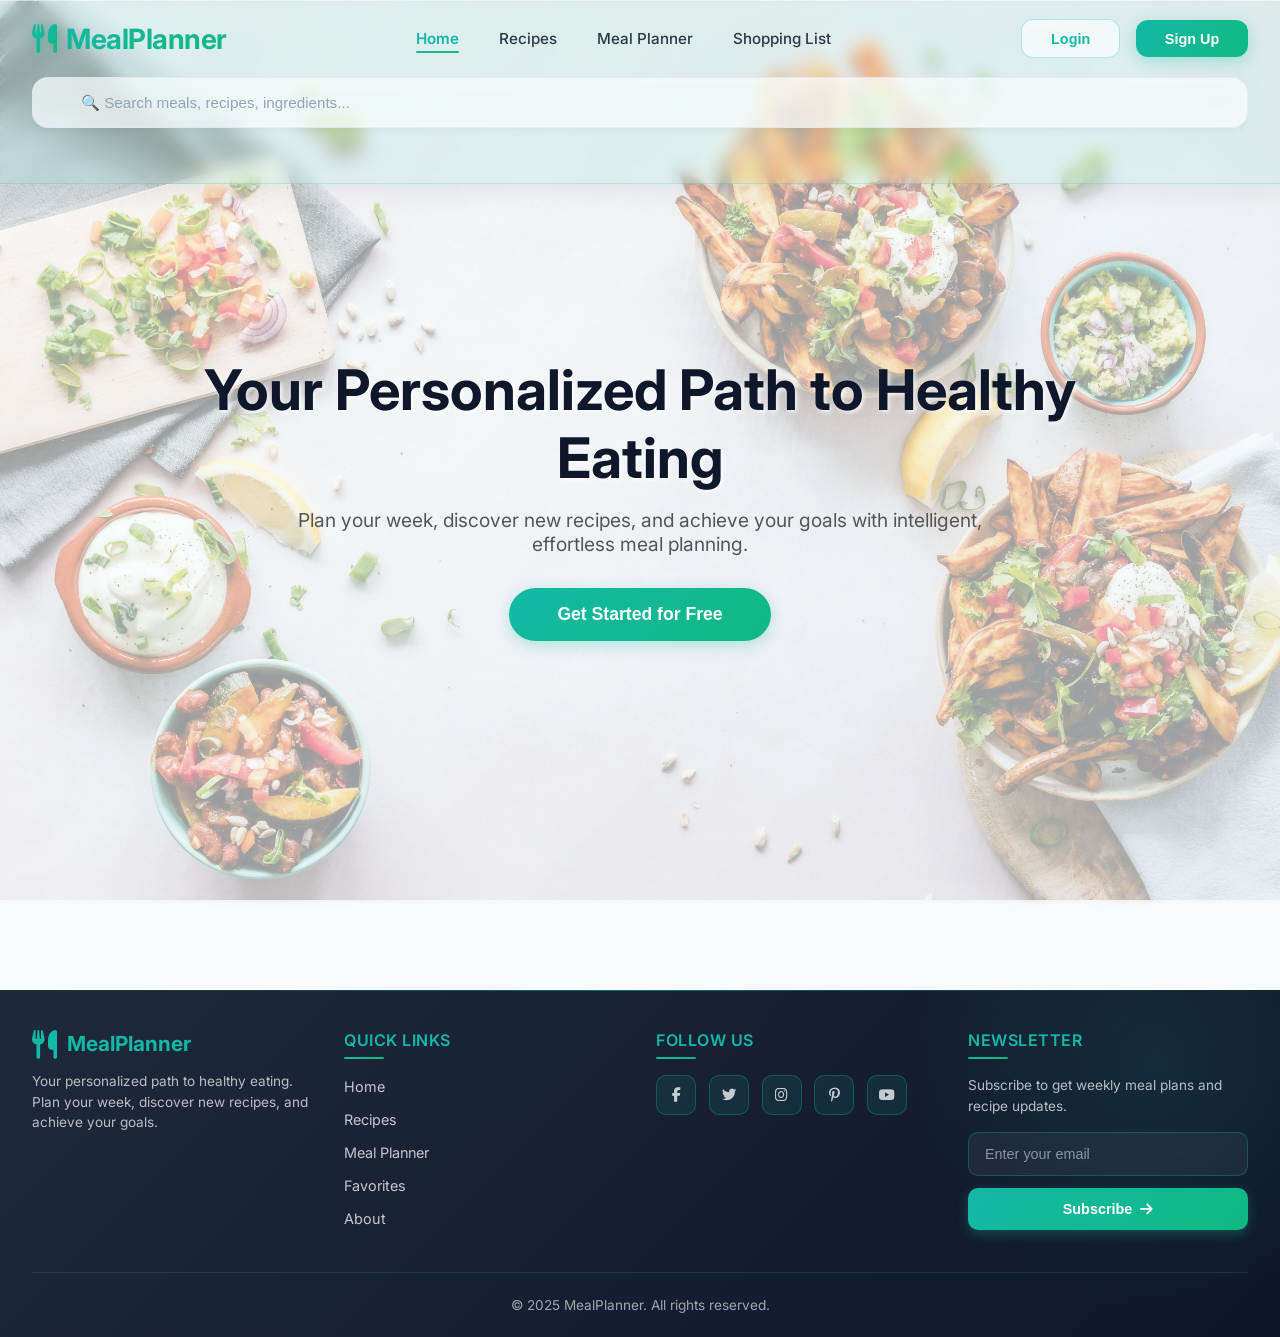
<file: index.html>
<!DOCTYPE html>
<html lang="en">

<head>
    <meta charset="UTF-8">
    <meta name="viewport" content="width=device-width, initial-scale=1.0">
    <title>MealPlanner - Your Personalized Path to Healthy Eating</title>
    <link rel="preconnect" href="https://fonts.googleapis.com">
    <link rel="preconnect" href="https://fonts.gstatic.com" crossorigin>
    <link href="https://fonts.googleapis.com/css2?family=Inter:wght@300;400;500;600;700;800&display=swap"
        rel="stylesheet">
    <link rel="stylesheet" href="https://cdnjs.cloudflare.com/ajax/libs/font-awesome/6.4.0/css/all.min.css">
    <link rel="stylesheet" href="styles.css">
</head>

<body>
    <header>
        <div class="header-top">
            <div class="logo">
                <i class="fas fa-utensils"></i>
                <span>MealPlanner</span>
            </div>
            <button class="mobile-menu-toggle" aria-label="Toggle menu">
                <span></span>
                <span></span>
                <span></span>
            </button>
            <nav class="main-nav">
                <a href="index.html" data-page="home">Home</a>
                <a href="recipes.html" data-page="recipes">Recipes</a>
                <a href="meal-planner.html" data-page="planner">Meal Planner</a>
                <a href="shopping-list.html" data-page="shopping">Shopping List</a>
                <a href="profile.html" data-page="profile" id="profileLink" style="display: none;">Profile</a>
                <a href="favorites.html" data-page="favorites" id="favoritesLink" style="display: none;">
                    <i class="fas fa-heart"></i> Favorites
                    <span id="favoritesCount" style="display: none;"></span>
                </a>
            </nav>
            <div class="auth-buttons" id="authButtons">
                <button class="btn-login">Login</button>
                <button class="btn-signup">Sign Up</button>
            </div>
            <div class="user-menu" id="userMenu" style="display: none;">
                <span id="userNameDisplay"></span>
                <a href="profile.html" class="btn-profile">Profile</a>
                <button class="btn-logout" id="logoutBtn">Logout</button>
            </div>
        </div>
        <div class="search-section">
            <input type="text" class="search-bar" placeholder="🔍 Search meals, recipes, ingredients...">
        </div>
    </header>

    <section class="hero">
        <div class="floating-cards" id="floatingCards"></div>

        <h1>Your Personalized Path to Healthy Eating</h1>
        <p>Plan your week, discover new recipes, and achieve your goals with intelligent, effortless meal planning.</p>
        <button class="btn-cta" onclick="window.location.href='login.html'">Get Started for Free</button>
    </section>

    <section class="recipe-grid" id="recipeGrid"></section>

    <footer>
        <div class="footer-content">
            <div class="footer-section footer-brand">
                <div class="footer-logo">
                    <i class="fas fa-utensils"></i>
                    <span>MealPlanner</span>
                </div>
                <p class="footer-tagline">Your personalized path to healthy eating. Plan your week, discover new
                    recipes, and achieve your goals.</p>
            </div>
            <div class="footer-section">
                <h3>Quick Links</h3>
                <a href="index.html">Home</a>
                <a href="recipes.html">Recipes</a>
                <a href="meal-planner.html">Meal Planner</a>
                <a href="favorites.html">Favorites</a>
                <a href="about.html">About</a>
            </div>
            <div class="footer-section">
                <h3>Follow Us</h3>
                <div class="social-links">
                    <a href="#" aria-label="Facebook" class="social-icon"><i class="fab fa-facebook-f"></i></a>
                    <a href="#" aria-label="Twitter" class="social-icon"><i class="fab fa-twitter"></i></a>
                    <a href="#" aria-label="Instagram" class="social-icon"><i class="fab fa-instagram"></i></a>
                    <a href="#" aria-label="Pinterest" class="social-icon"><i class="fab fa-pinterest-p"></i></a>
                    <a href="#" aria-label="YouTube" class="social-icon"><i class="fab fa-youtube"></i></a>
                </div>
            </div>
            <div class="footer-section">
                <h3>Newsletter</h3>
                <p class="newsletter-text">Subscribe to get weekly meal plans and recipe updates.</p>
                <form class="newsletter-form" onsubmit="event.preventDefault(); alert('Thank you for subscribing!');">
                    <input type="email" placeholder="Enter your email" class="newsletter-input" required>
                    <button type="submit" class="newsletter-btn">
                        <span>Subscribe</span>
                        <i class="fas fa-arrow-right"></i>
                    </button>
                </form>
            </div>
        </div>
        <div class="footer-bottom">
            <p>&copy; 2025 MealPlanner. All rights reserved.</p>
        </div>
    </footer>

    <script src="auth.js"></script>
    <script src="script.js"></script>
</body>

</html>
</file>
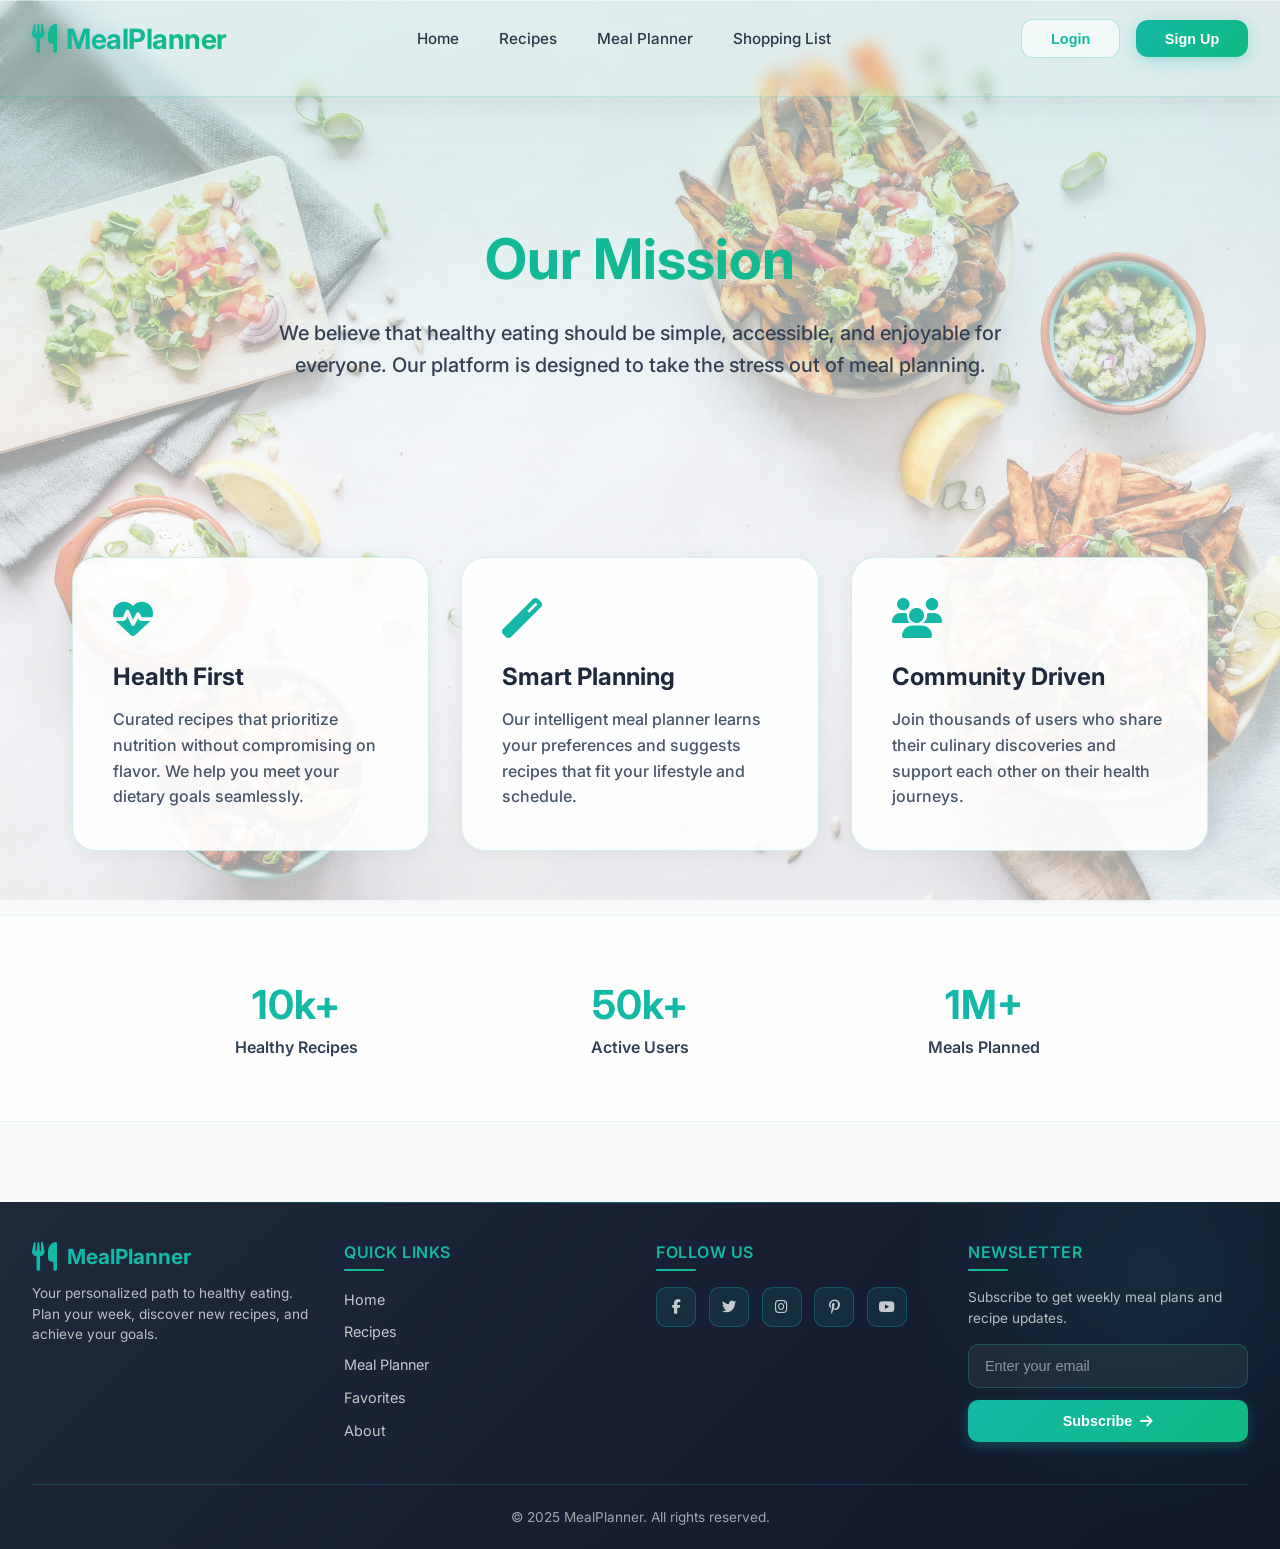
<file: about.html>
<!DOCTYPE html>
<html lang="en">

<head>
    <meta charset="UTF-8">
    <meta name="viewport" content="width=device-width, initial-scale=1.0">
    <title>About Us - MealPlanner</title>
    <link rel="preconnect" href="https://fonts.googleapis.com">
    <link rel="preconnect" href="https://fonts.gstatic.com" crossorigin>
    <link href="https://fonts.googleapis.com/css2?family=Inter:wght@300;400;500;600;700;800&display=swap"
        rel="stylesheet">
    <link rel="stylesheet" href="https://cdnjs.cloudflare.com/ajax/libs/font-awesome/6.4.0/css/all.min.css">
    <link rel="stylesheet" href="styles.css">
    <style>
        .about-hero {
            padding: 8rem 2rem 4rem;
            text-align: center;
            background: linear-gradient(180deg, rgba(20, 184, 166, 0.1) 0%, transparent 100%);
        }

        .about-hero h1 {
            font-size: 3.5rem;
            margin-bottom: 1.5rem;
            background: linear-gradient(135deg, #14b8a6, #10b981);
            -webkit-background-clip: text;
            -webkit-text-fill-color: transparent;
        }

        .about-hero p {
            font-size: 1.25rem;
            color: #334155;
            max-width: 800px;
            margin: 0 auto;
            line-height: 1.6;
            font-weight: 500;
        }

        .about-section {
            padding: 4rem 2rem;
            max-width: 1200px;
            margin: 0 auto;
        }

        .about-grid {
            display: grid;
            grid-template-columns: repeat(auto-fit, minmax(300px, 1fr));
            gap: 2rem;
            margin-top: 3rem;
        }

        .about-card {
            background: rgba(255, 255, 255, 0.9);
            padding: 2.5rem;
            border-radius: 24px;
            border: 1px solid rgba(20, 184, 166, 0.2);
            transition: transform 0.3s ease, border-color 0.3s ease, box-shadow 0.3s ease;
            box-shadow: 0 4px 20px rgba(0, 0, 0, 0.05);
        }

        .about-card:hover {
            transform: translateY(-5px);
            border-color: #14b8a6;
        }

        .about-card i {
            font-size: 2.5rem;
            color: #14b8a6;
            margin-bottom: 1.5rem;
        }

        .about-card h2 {
            font-size: 1.5rem;
            margin-bottom: 1rem;
            color: #1e293b;
        }

        .about-card p {
            color: #475569;
            line-height: 1.6;
            font-weight: 500;
        }

        .stats-section {
            padding: 4rem 2rem;
            background: rgba(255, 255, 255, 0.8);
            backdrop-filter: blur(10px);
            text-align: center;
            border-top: 1px solid rgba(20, 184, 166, 0.1);
            border-bottom: 1px solid rgba(20, 184, 166, 0.1);
        }

        .stats-grid {
            display: grid;
            grid-template-columns: repeat(auto-fit, minmax(200px, 1fr));
            gap: 2rem;
            max-width: 1000px;
            margin: 0 auto;
        }

        .stat-item h3 {
            font-size: 2.5rem;
            color: #14b8a6;
            margin-bottom: 0.5rem;
        }

        .stat-item p {
            color: #334155;
            font-weight: 600;
        }
    </style>
</head>

<body>
    <header>
        <div class="header-top">
            <div class="logo">
                <i class="fas fa-utensils"></i>
                <span>MealPlanner</span>
            </div>
            <button class="mobile-menu-toggle" aria-label="Toggle menu">
                <span></span>
                <span></span>
                <span></span>
            </button>
            <nav class="main-nav">
                <a href="index.html">Home</a>
                <a href="recipes.html">Recipes</a>
                <a href="meal-planner.html">Meal Planner</a>
                <a href="shopping-list.html">Shopping List</a>
                <a href="profile.html" id="profileLink" style="display: none;">Profile</a>
                <a href="favorites.html" id="favoritesLink" style="display: none;">
                    <i class="fas fa-heart"></i> Favorites
                </a>
            </nav>
            <div class="auth-buttons" id="authButtons">
                <button class="btn-login" onclick="window.location.href='login.html'">Login</button>
                <button class="btn-signup" onclick="window.location.href='register.html'">Sign Up</button>
            </div>
            <div class="user-menu" id="userMenu" style="display: none;">
                <span id="userNameDisplay"></span>
                <a href="profile.html" class="btn-profile">Profile</a>
                <button class="btn-logout" id="logoutBtn">Logout</button>
            </div>
        </div>
    </header>

    <section class="about-hero">
        <h1>Our Mission</h1>
        <p>We believe that healthy eating should be simple, accessible, and enjoyable for everyone. Our platform is
            designed to take the stress out of meal planning.</p>
    </section>

    <section class="about-section">
        <div class="about-grid">
            <div class="about-card">
                <i class="fas fa-heartbeat"></i>
                <h2>Health First</h2>
                <p>Curated recipes that prioritize nutrition without compromising on flavor. We help you meet your
                    dietary goals seamlessly.</p>
            </div>
            <div class="about-card">
                <i class="fas fa-magic"></i>
                <h2>Smart Planning</h2>
                <p>Our intelligent meal planner learns your preferences and suggests recipes that fit your lifestyle and
                    schedule.</p>
            </div>
            <div class="about-card">
                <i class="fas fa-users"></i>
                <h2>Community Driven</h2>
                <p>Join thousands of users who share their culinary discoveries and support each other on their health
                    journeys.</p>
            </div>
        </div>
    </section>

    <section class="stats-section">
        <div class="stats-grid">
            <div class="stat-item">
                <h3>10k+</h3>
                <p>Healthy Recipes</p>
            </div>
            <div class="stat-item">
                <h3>50k+</h3>
                <p>Active Users</p>
            </div>
            <div class="stat-item">
                <h3>1M+</h3>
                <p>Meals Planned</p>
            </div>
        </div>
    </section>

    <footer>
        <div class="footer-content">
            <div class="footer-section footer-brand">
                <div class="footer-logo">
                    <i class="fas fa-utensils"></i>
                    <span>MealPlanner</span>
                </div>
                <p class="footer-tagline">Your personalized path to healthy eating. Plan your week, discover new
                    recipes, and achieve your goals.</p>
            </div>
            <div class="footer-section">
                <h3>Quick Links</h3>
                <a href="index.html">Home</a>
                <a href="recipes.html">Recipes</a>
                <a href="meal-planner.html">Meal Planner</a>
                <a href="favorites.html">Favorites</a>
                <a href="about.html">About</a>
            </div>
            <div class="footer-section">
                <h3>Follow Us</h3>
                <div class="social-links">
                    <a href="#" aria-label="Facebook" class="social-icon"><i class="fab fa-facebook-f"></i></a>
                    <a href="#" aria-label="Twitter" class="social-icon"><i class="fab fa-twitter"></i></a>
                    <a href="#" aria-label="Instagram" class="social-icon"><i class="fab fa-instagram"></i></a>
                    <a href="#" aria-label="Pinterest" class="social-icon"><i class="fab fa-pinterest-p"></i></a>
                    <a href="#" aria-label="YouTube" class="social-icon"><i class="fab fa-youtube"></i></a>
                </div>
            </div>
            <div class="footer-section">
                <h3>Newsletter</h3>
                <p class="newsletter-text">Subscribe to get weekly meal plans and recipe updates.</p>
                <form class="newsletter-form" onsubmit="event.preventDefault(); alert('Thank you for subscribing!');">
                    <input type="email" placeholder="Enter your email" class="newsletter-input" required>
                    <button type="submit" class="newsletter-btn">
                        <span>Subscribe</span>
                        <i class="fas fa-arrow-right"></i>
                    </button>
                </form>
            </div>
        </div>
        <div class="footer-bottom">
            <p>&copy; 2025 MealPlanner. All rights reserved.</p>
        </div>
    </footer>

    <script src="auth.js"></script>
    <script>
        // Update navigation and auth UI based on user state
        document.addEventListener('DOMContentLoaded', () => {
            const user = JSON.parse(localStorage.getItem('currentUser'));
            if (user) {
                document.getElementById('profileLink').style.display = 'block';
                document.getElementById('favoritesLink').style.display = 'block';
                document.getElementById('authButtons').style.display = 'none';
                document.getElementById('userMenu').style.display = 'flex';
                document.getElementById('userNameDisplay').textContent = user.name;
            }
        });
    </script>
</body>

</html>
</file>
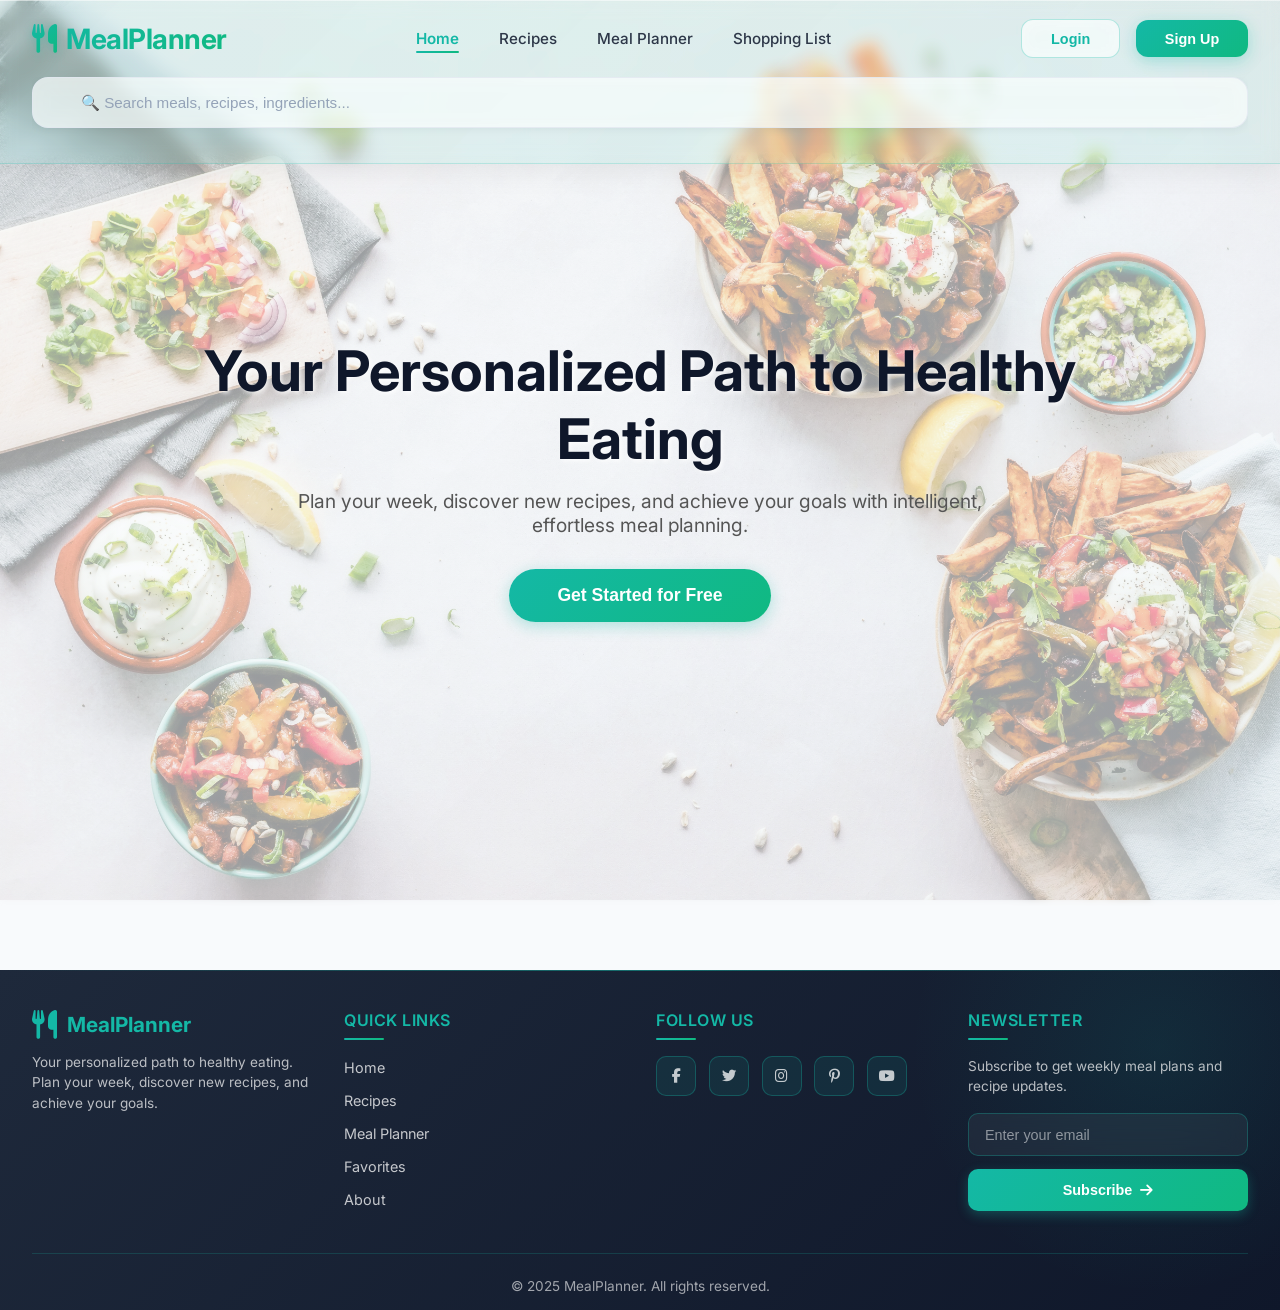
<file: admin.html>
<!DOCTYPE html>
<html lang="en">

<head>
    <meta charset="UTF-8">
    <meta name="viewport" content="width=device-width, initial-scale=1.0">
    <title>Admin Panel - MealPlanner</title>
    <link rel="preconnect" href="https://fonts.googleapis.com">
    <link rel="preconnect" href="https://fonts.gstatic.com" crossorigin>
    <link href="https://fonts.googleapis.com/css2?family=Inter:wght@300;400;500;600;700;800&display=swap"
        rel="stylesheet">
    <link rel="stylesheet" href="https://cdnjs.cloudflare.com/ajax/libs/font-awesome/6.4.0/css/all.min.css">
    <link rel="stylesheet" href="styles.css">
    <link rel="stylesheet" href="admin.css">
</head>

<body>
    <header>
        <div class="header-top">
            <div class="logo">
                <i class="fas fa-utensils"></i>
                <span>MealPlanner</span>
            </div>
            <button class="mobile-menu-toggle" aria-label="Toggle menu">
                <span></span>
                <span></span>
                <span></span>
            </button>
            <nav class="main-nav">
                <a href="index.html" data-page="home">Home</a>
                <a href="recipes.html" data-page="recipes">Recipes</a>
                <a href="meal-planner.html" data-page="planner">Meal Planner</a>
                <a href="shopping-list.html" data-page="shopping">Shopping List</a>
                <a href="admin.html" data-page="admin" class="active">
                    <i class="fas fa-cog"></i> Admin
                </a>
            </nav>
            <div class="user-menu" id="userMenu">
                <span id="userNameDisplay"></span>
                <a href="profile.html" class="btn-profile">Profile</a>
                <button class="btn-logout" id="logoutBtn">Logout</button>
            </div>
        </div>
    </header>

    <main class="admin-page">
        <div class="admin-header">
            <h1><i class="fas fa-cog"></i> Admin Panel</h1>
            <p>Manage users, recipes, reviews, meal plans, and more</p>
        </div>

        <div class="admin-tabs">
            <button class="tab-btn active" data-tab="users">
                <i class="fas fa-users"></i> Users
            </button>
            <button class="tab-btn" data-tab="recipes">
                <i class="fas fa-book"></i> Recipes
            </button>
            <button class="tab-btn" data-tab="reviews">
                <i class="fas fa-star"></i> Reviews
            </button>
            <button class="tab-btn" data-tab="meal-plans">
                <i class="fas fa-calendar-week"></i> Meal Plans
            </button>
            <button class="tab-btn" data-tab="ingredients">
                <i class="fas fa-carrot"></i> Ingredients
            </button>
            <button class="tab-btn" data-tab="favorites">
                <i class="fas fa-heart"></i> Favorites
            </button>
        </div>

        <div class="admin-content">
            <!-- Users Tab -->
            <div class="tab-content active" id="users-tab">
                <div class="admin-section-header">
                    <h2>Users Management</h2>
                    <button class="btn-add" onclick="showAddUserModal()">
                        <i class="fas fa-plus"></i> Add User
                    </button>
                </div>
                <div class="admin-table-container">
                    <table class="admin-table" id="usersTable">
                        <thead>
                            <tr>
                                <th>ID</th>
                                <th>Email</th>
                                <th>Name</th>
                                <th>Admin</th>
                                <th>Created</th>
                                <th>Actions</th>
                            </tr>
                        </thead>
                        <tbody id="usersTableBody">
                            <tr>
                                <td colspan="6">Loading...</td>
                            </tr>
                        </tbody>
                    </table>
                </div>
            </div>

            <!-- Recipes Tab -->
            <div class="tab-content" id="recipes-tab">
                <div class="admin-section-header">
                    <h2>Recipes Management</h2>
                    <button class="btn-add" onclick="showAddRecipeModal()">
                        <i class="fas fa-plus"></i> Add Recipe
                    </button>
                </div>
                <div class="admin-table-container">
                    <table class="admin-table" id="recipesTable">
                        <thead>
                            <tr>
                                <th>ID</th>
                                <th>Name</th>
                                <th>Category</th>
                                <th>Area</th>
                                <th>Created</th>
                                <th>Actions</th>
                            </tr>
                        </thead>
                        <tbody id="recipesTableBody">
                            <tr>
                                <td colspan="6">Loading...</td>
                            </tr>
                        </tbody>
                    </table>
                </div>
            </div>

            <!-- Reviews Tab -->
            <div class="tab-content" id="reviews-tab">
                <div class="admin-section-header">
                    <h2>Reviews Management</h2>
                </div>
                <div class="admin-table-container">
                    <table class="admin-table" id="reviewsTable">
                        <thead>
                            <tr>
                                <th>ID</th>
                                <th>User</th>
                                <th>Recipe</th>
                                <th>Rating</th>
                                <th>Comment</th>
                                <th>Created</th>
                                <th>Actions</th>
                            </tr>
                        </thead>
                        <tbody id="reviewsTableBody">
                            <tr>
                                <td colspan="7">Loading...</td>
                            </tr>
                        </tbody>
                    </table>
                </div>
            </div>

            <!-- Meal Plans Tab -->
            <div class="tab-content" id="meal-plans-tab">
                <div class="admin-section-header">
                    <h2>Meal Plans Management</h2>
                </div>
                <div class="admin-table-container">
                    <table class="admin-table" id="mealPlansTable">
                        <thead>
                            <tr>
                                <th>ID</th>
                                <th>User</th>
                                <th>Week Start</th>
                                <th>Day</th>
                                <th>Meal Time</th>
                                <th>Recipe</th>
                                <th>Actions</th>
                            </tr>
                        </thead>
                        <tbody id="mealPlansTableBody">
                            <tr>
                                <td colspan="7">Loading...</td>
                            </tr>
                        </tbody>
                    </table>
                </div>
            </div>

            <!-- Ingredients Tab -->
            <div class="tab-content" id="ingredients-tab">
                <div class="admin-section-header">
                    <h2>Ingredients Management</h2>
                    <button class="btn-add" onclick="showAddIngredientModal()">
                        <i class="fas fa-plus"></i> Add Ingredient
                    </button>
                </div>
                <div class="admin-table-container">
                    <table class="admin-table" id="ingredientsTable">
                        <thead>
                            <tr>
                                <th>ID</th>
                                <th>Recipe ID</th>
                                <th>Ingredient</th>
                                <th>Measure</th>
                                <th>Actions</th>
                            </tr>
                        </thead>
                        <tbody id="ingredientsTableBody">
                            <tr>
                                <td colspan="5">Loading...</td>
                            </tr>
                        </tbody>
                    </table>
                </div>
            </div>

            <!-- Favorites Tab -->
            <div class="tab-content" id="favorites-tab">
                <div class="admin-section-header">
                    <h2>Favorites Management</h2>
                </div>
                <div class="admin-table-container">
                    <table class="admin-table" id="favoritesTable">
                        <thead>
                            <tr>
                                <th>ID</th>
                                <th>User</th>
                                <th>Recipe</th>
                                <th>Created</th>
                                <th>Actions</th>
                            </tr>
                        </thead>
                        <tbody id="favoritesTableBody">
                            <tr>
                                <td colspan="5">Loading...</td>
                            </tr>
                        </tbody>
                    </table>
                </div>
            </div>
        </div>
    </main>

    <!-- Modals will be added dynamically by JavaScript -->
    <div id="modalContainer"></div>

    <footer>
        <div class="footer-content">
            <div class="footer-section footer-brand">
                <div class="footer-logo">
                    <i class="fas fa-utensils"></i>
                    <span>MealPlanner</span>
                </div>
                <p class="footer-tagline">Your personalized path to healthy eating. Plan your week, discover new
                    recipes, and achieve your goals.</p>
            </div>
            <div class="footer-section">
                <h3>Quick Links</h3>
                <a href="index.html">Home</a>
                <a href="recipes.html">Recipes</a>
                <a href="meal-planner.html">Meal Planner</a>
                <a href="favorites.html">Favorites</a>
                <a href="about.html">About</a>
            </div>
            <div class="footer-section">
                <h3>Follow Us</h3>
                <div class="social-links">
                    <a href="#" aria-label="Facebook" class="social-icon"><i class="fab fa-facebook-f"></i></a>
                    <a href="#" aria-label="Twitter" class="social-icon"><i class="fab fa-twitter"></i></a>
                    <a href="#" aria-label="Instagram" class="social-icon"><i class="fab fa-instagram"></i></a>
                    <a href="#" aria-label="Pinterest" class="social-icon"><i class="fab fa-pinterest-p"></i></a>
                    <a href="#" aria-label="YouTube" class="social-icon"><i class="fab fa-youtube"></i></a>
                </div>
            </div>
            <div class="footer-section">
                <h3>Newsletter</h3>
                <p class="newsletter-text">Subscribe to get weekly meal plans and recipe updates.</p>
                <form class="newsletter-form" onsubmit="event.preventDefault(); alert('Thank you for subscribing!');">
                    <input type="email" placeholder="Enter your email" class="newsletter-input" required>
                    <button type="submit" class="newsletter-btn">
                        <span>Subscribe</span>
                        <i class="fas fa-arrow-right"></i>
                    </button>
                </form>
            </div>
        </div>
        <div class="footer-bottom">
            <p>&copy; 2025 MealPlanner. All rights reserved.</p>
        </div>
    </footer>

    <script src="auth.js"></script>
    <script src="admin.js"></script>
</body>

</html>
</file>
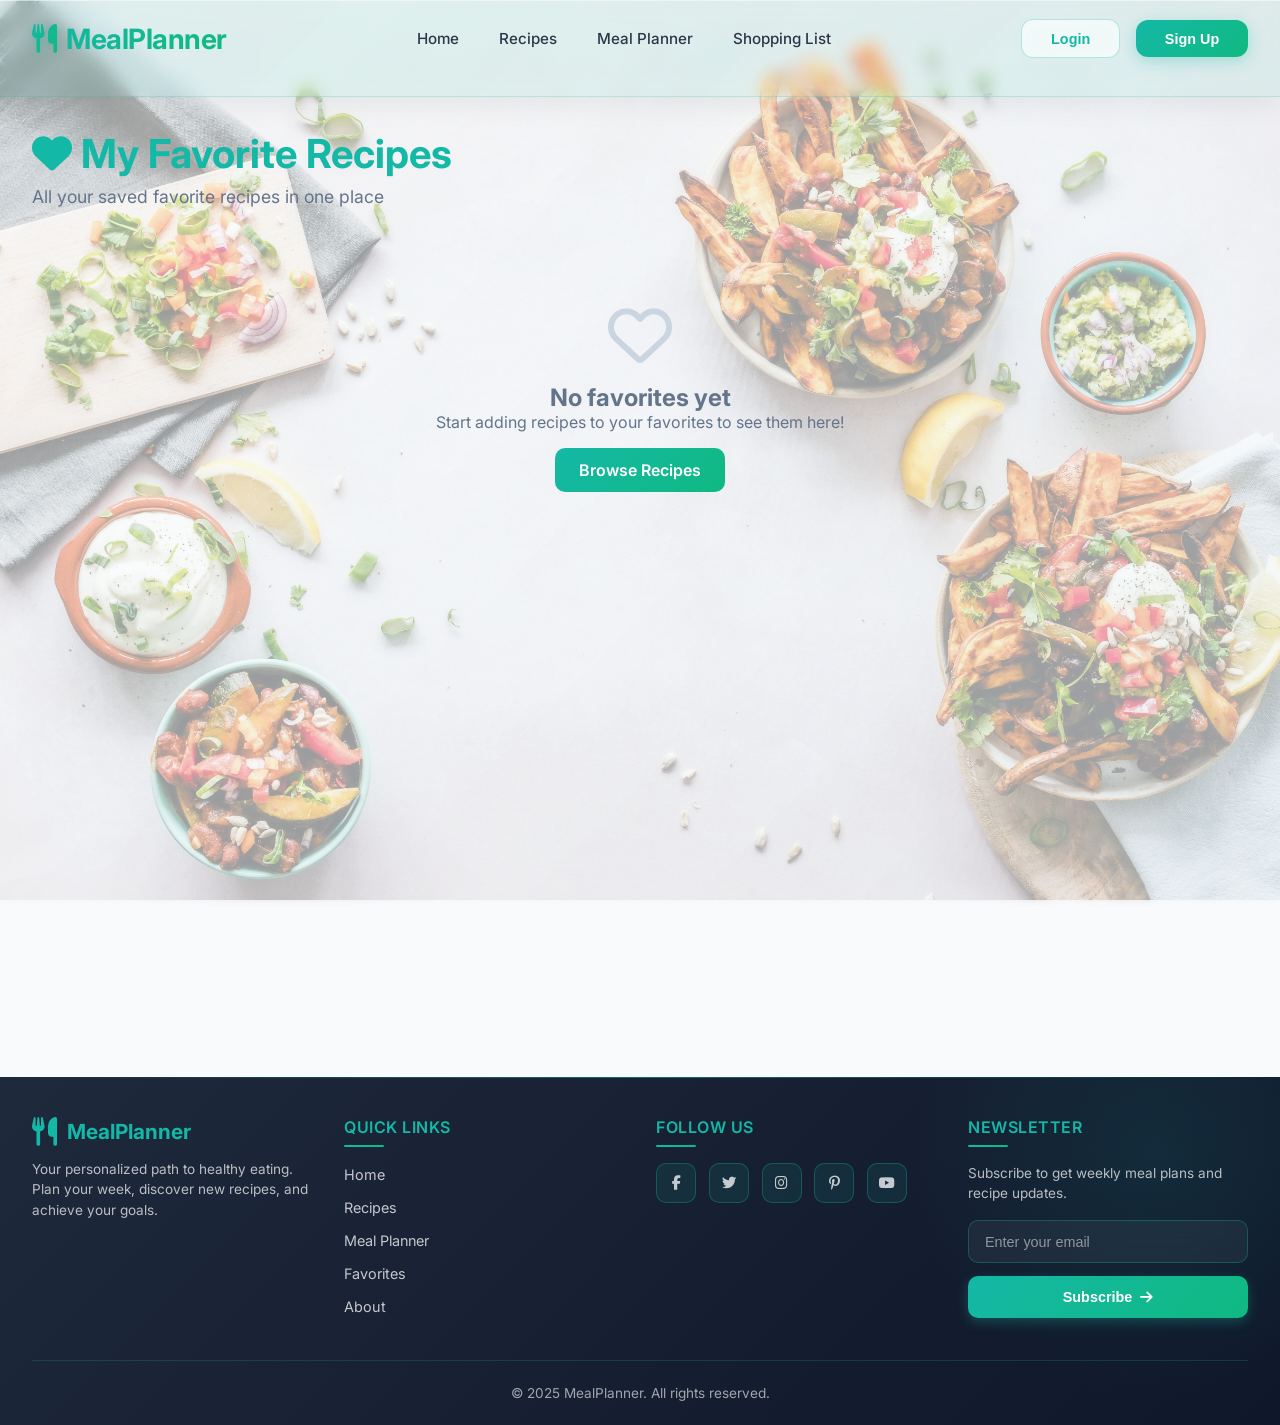
<file: favorites.html>
<!DOCTYPE html>
<html lang="en">

<head>
    <meta charset="UTF-8">
    <meta name="viewport" content="width=device-width, initial-scale=1.0">
    <title>My Favorites - MealPlanner</title>
    <link rel="preconnect" href="https://fonts.googleapis.com">
    <link rel="preconnect" href="https://fonts.gstatic.com" crossorigin>
    <link href="https://fonts.googleapis.com/css2?family=Inter:wght@300;400;500;600;700;800&display=swap"
        rel="stylesheet">
    <link rel="stylesheet" href="https://cdnjs.cloudflare.com/ajax/libs/font-awesome/6.4.0/css/all.min.css">
    <link rel="stylesheet" href="styles.css">
    <link rel="stylesheet" href="recipes.css">
    <style>
        .favorites-page {
            min-height: 100vh;
            padding: 2rem;
            max-width: 1400px;
            margin: 0 auto;
        }

        .favorites-header {
            margin-bottom: 2rem;
        }

        .favorites-header h1 {
            color: #14b8a6;
            font-size: 2.5rem;
            margin-bottom: 0.5rem;
        }

        .favorites-header p {
            color: #64748b;
            font-size: 1.1rem;
        }

        .empty-favorites {
            text-align: center;
            padding: 4rem 2rem;
            color: #64748b;
        }

        .empty-favorites i {
            font-size: 4rem;
            color: #cbd5e1;
            margin-bottom: 1rem;
        }
    </style>
</head>

<body>
    <header>
        <div class="header-top">
            <div class="logo">
                <i class="fas fa-utensils"></i>
                <span>MealPlanner</span>
            </div>
            <button class="mobile-menu-toggle" aria-label="Toggle menu">
                <span></span>
                <span></span>
                <span></span>
            </button>
            <nav class="main-nav">
                <a href="index.html" data-page="home">Home</a>
                <a href="recipes.html" data-page="recipes">Recipes</a>
                <a href="meal-planner.html" data-page="planner">Meal Planner</a>
                <a href="shopping-list.html" data-page="shopping">Shopping List</a>
                <a href="profile.html" data-page="profile" id="profileLink" style="display: none;">Profile</a>
                <a href="favorites.html" data-page="favorites" id="favoritesLink" style="display: none;" class="active">
                    <i class="fas fa-heart"></i> Favorites
                    <span id="favoritesCount" style="display: none;"></span>
                </a>
            </nav>
            <div class="auth-buttons" id="authButtons">
                <button class="btn-login">Login</button>
                <button class="btn-signup">Sign Up</button>
            </div>
            <div class="user-menu" id="userMenu" style="display: none;">
                <span id="userNameDisplay"></span>
                <a href="profile.html" class="btn-profile">Profile</a>
                <button class="btn-logout" id="logoutBtn">Logout</button>
            </div>
        </div>
    </header>

    <main class="favorites-page">
        <div class="favorites-header">
            <h1><i class="fas fa-heart"></i> My Favorite Recipes</h1>
            <p>All your saved favorite recipes in one place</p>
        </div>

        <div id="favoritesGrid" class="recipes-grid"></div>

        <div id="emptyFavorites" class="empty-favorites" style="display: none;">
            <i class="far fa-heart"></i>
            <h2>No favorites yet</h2>
            <p>Start adding recipes to your favorites to see them here!</p>
            <a href="recipes.html"
                style="display: inline-block; margin-top: 1rem; padding: 0.75rem 1.5rem; background: linear-gradient(135deg, #14b8a6, #10b981); color: white; text-decoration: none; border-radius: 10px; font-weight: 600; transition: all 0.3s ease;">Browse
                Recipes</a>
        </div>
    </main>

    <footer>
        <div class="footer-content">
            <div class="footer-section footer-brand">
                <div class="footer-logo">
                    <i class="fas fa-utensils"></i>
                    <span>MealPlanner</span>
                </div>
                <p class="footer-tagline">Your personalized path to healthy eating. Plan your week, discover new
                    recipes, and achieve your goals.</p>
            </div>
            <div class="footer-section">
                <h3>Quick Links</h3>
                <a href="index.html">Home</a>
                <a href="recipes.html">Recipes</a>
                <a href="meal-planner.html">Meal Planner</a>
                <a href="favorites.html">Favorites</a>
                <a href="about.html">About</a>
            </div>
            <div class="footer-section">
                <h3>Follow Us</h3>
                <div class="social-links">
                    <a href="#" aria-label="Facebook" class="social-icon"><i class="fab fa-facebook-f"></i></a>
                    <a href="#" aria-label="Twitter" class="social-icon"><i class="fab fa-twitter"></i></a>
                    <a href="#" aria-label="Instagram" class="social-icon"><i class="fab fa-instagram"></i></a>
                    <a href="#" aria-label="Pinterest" class="social-icon"><i class="fab fa-pinterest-p"></i></a>
                    <a href="#" aria-label="YouTube" class="social-icon"><i class="fab fa-youtube"></i></a>
                </div>
            </div>
            <div class="footer-section">
                <h3>Newsletter</h3>
                <p class="newsletter-text">Subscribe to get weekly meal plans and recipe updates.</p>
                <form class="newsletter-form" onsubmit="event.preventDefault(); alert('Thank you for subscribing!');">
                    <input type="email" placeholder="Enter your email" class="newsletter-input" required>
                    <button type="submit" class="newsletter-btn">
                        <span>Subscribe</span>
                        <i class="fas fa-arrow-right"></i>
                    </button>
                </form>
            </div>
        </div>
        <div class="footer-bottom">
            <p>&copy; 2025 MealPlanner. All rights reserved.</p>
        </div>
    </footer>

    <script src="auth.js"></script>
    <script src="favorites.js"></script>
</body>

</html>
</file>
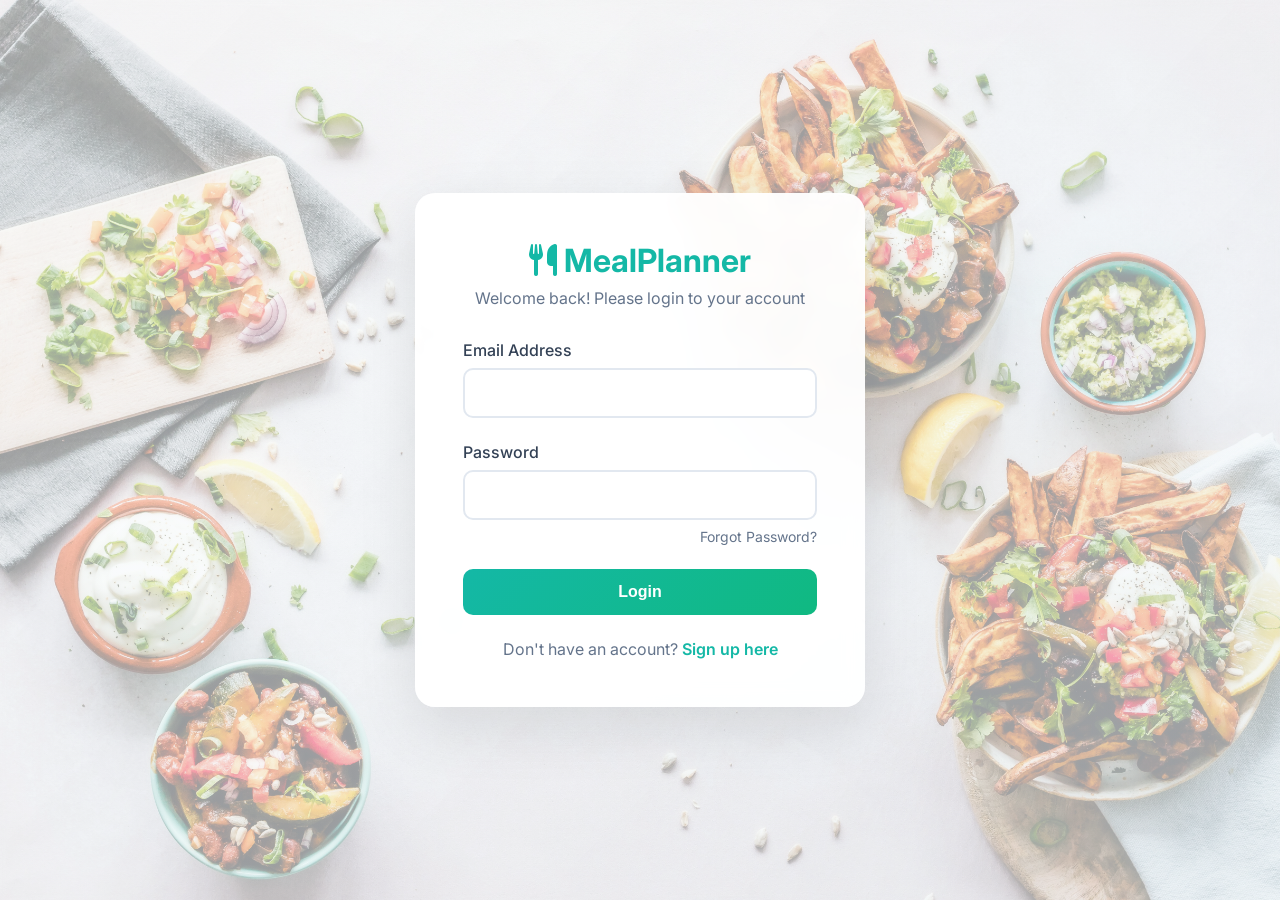
<file: login.html>
<!DOCTYPE html>
<html lang="en">

<head>
    <meta charset="UTF-8">
    <meta name="viewport" content="width=device-width, initial-scale=1.0">
    <title>Login - MealPlanner</title>
    <link rel="preconnect" href="https://fonts.googleapis.com">
    <link rel="preconnect" href="https://fonts.gstatic.com" crossorigin>
    <link href="https://fonts.googleapis.com/css2?family=Inter:wght@300;400;500;600;700;800&display=swap"
        rel="stylesheet">
    <link rel="stylesheet" href="https://cdnjs.cloudflare.com/ajax/libs/font-awesome/6.4.0/css/all.min.css">
    <link rel="stylesheet" href="styles.css">
    <style>
        .auth-container {
            min-height: 100vh;
            display: flex;
            align-items: center;
            justify-content: center;
            padding: 2rem;
        }

        .auth-card {
            background: rgba(255, 255, 255, 0.95);
            backdrop-filter: blur(10px);
            border-radius: 20px;
            padding: 3rem;
            max-width: 450px;
            width: 100%;
            box-shadow: 0 20px 60px rgba(0, 0, 0, 0.1);
        }

        .auth-header {
            text-align: center;
            margin-bottom: 2rem;
        }

        .auth-header h1 {
            color: #14b8a6;
            font-size: 2rem;
            margin-bottom: 0.5rem;
        }

        .auth-header p {
            color: #64748b;
        }

        .form-group {
            margin-bottom: 1.5rem;
        }

        .form-group label {
            display: block;
            margin-bottom: 0.5rem;
            color: #334155;
            font-weight: 500;
        }

        .form-group input {
            width: 100%;
            padding: 0.875rem 1rem;
            border: 2px solid #e2e8f0;
            border-radius: 10px;
            font-size: 1rem;
            transition: all 0.3s ease;
        }

        .form-group input:focus {
            outline: none;
            border-color: #14b8a6;
            box-shadow: 0 0 0 3px rgba(20, 184, 166, 0.1);
        }

        .btn-auth {
            width: 100%;
            padding: 0.875rem;
            background: linear-gradient(135deg, #14b8a6, #10b981);
            color: white;
            border: none;
            border-radius: 10px;
            font-size: 1rem;
            font-weight: 600;
            cursor: pointer;
            transition: all 0.3s ease;
        }

        .btn-auth:hover {
            transform: translateY(-2px);
            box-shadow: 0 10px 25px rgba(20, 184, 166, 0.3);
        }

        .auth-footer {
            text-align: center;
            margin-top: 1.5rem;
            color: #64748b;
        }

        .auth-footer a {
            color: #14b8a6;
            text-decoration: none;
            font-weight: 600;
        }

        .auth-footer a:hover {
            text-decoration: underline;
        }

        .error-message {
            background: #fee2e2;
            color: #dc2626;
            padding: 0.75rem;
            border-radius: 8px;
            margin-bottom: 1rem;
            display: none;
        }

        .error-message.show {
            display: block;
        }

        .success-message {
            background: #d1fae5;
            color: #059669;
            padding: 0.75rem;
            border-radius: 8px;
            margin-bottom: 1rem;
            display: none;
        }

        .success-message.show {
            display: block;
        }

        .forgot-password-link {
            display: block;
            text-align: right;
            margin-top: -1rem;
            margin-bottom: 1.5rem;
            font-size: 0.875rem;
            color: #64748b;
            text-decoration: none;
            transition: color 0.3s ease;
        }

        .forgot-password-link:hover {
            color: #14b8a6;
            text-decoration: underline;
        }

        .hidden {
            display: none !important;
        }
    </style>
</head>

<body>
    <div class="auth-container">
        <div class="auth-card">
            <div class="auth-header">
                <h1><i class="fas fa-utensils"></i> MealPlanner</h1>
                <p>Welcome back! Please login to your account</p>
            </div>

            <div class="error-message" id="errorMessage"></div>
            <div class="success-message" id="successMessage"></div>

            <form id="loginForm">
                <div class="form-group">
                    <label for="email">Email Address</label>
                    <input type="email" id="email" name="email" required autocomplete="email">
                </div>
                <div class="form-group">
                    <label for="password">Password</label>
                    <input type="password" id="password" name="password" required autocomplete="current-password">
                </div>
                <a href="#" class="forgot-password-link" id="forgotPasswordLink">Forgot Password?</a>
                <button type="submit" class="btn-auth">Login</button>
            </form>

            <form id="forgotForm" class="hidden">
                <div class="form-group">
                    <label for="forgotEmail">Email Address</label>
                    <input type="email" id="forgotEmail" name="email" required
                        placeholder="Enter your registered email">
                </div>
                <button type="submit" class="btn-auth">Request Reset Link</button>
                <div class="auth-footer">
                    <p><a href="#" id="backToLoginLink">Back to Login</a></p>
                </div>
            </form>

            <form id="resetForm" class="hidden">
                <input type="hidden" id="resetToken" name="token">
                <div class="form-group">
                    <label for="newPassword">New Password</label>
                    <input type="password" id="newPassword" name="password" required minlength="8"
                        placeholder="At least 8 characters">
                </div>
                <div class="form-group">
                    <label for="confirmPassword">Confirm Password</label>
                    <input type="password" id="confirmPassword" name="confirm_password" required minlength="8"
                        placeholder="Confirm your new password">
                </div>
                <button type="submit" class="btn-auth">Reset Password</button>
            </form>

            <div class="auth-footer">
                <p>Don't have an account? <a href="register.html">Sign up here</a></p>
            </div>
        </div>
    </div>

    <script>
        // Toggle forms
        const loginForm = document.getElementById('loginForm');
        const forgotForm = document.getElementById('forgotForm');
        const resetForm = document.getElementById('resetForm');
        const authHeaderP = document.querySelector('.auth-header p');
        const authHeaderH1 = document.querySelector('.auth-header h1');
        const errorMsg = document.getElementById('errorMessage');
        const successMsg = document.getElementById('successMessage');

        document.getElementById('forgotPasswordLink').addEventListener('click', (e) => {
            e.preventDefault();
            loginForm.classList.add('hidden');
            forgotForm.classList.remove('hidden');
            authHeaderP.textContent = 'Enter your email to reset your password';
            errorMsg.classList.remove('show');
            successMsg.classList.remove('show');
        });

        document.getElementById('backToLoginLink').addEventListener('click', (e) => {
            e.preventDefault();
            forgotForm.classList.add('hidden');
            loginForm.classList.remove('hidden');
            authHeaderP.textContent = 'Welcome back! Please login to your account';
            errorMsg.classList.remove('show');
            successMsg.classList.remove('show');
        });

        // Check for token in URL
        window.addEventListener('load', () => {
            const urlParams = new URLSearchParams(window.location.search);
            const token = urlParams.get('token');
            if (token) {
                loginForm.classList.add('hidden');
                forgotForm.classList.add('hidden');
                resetForm.classList.remove('hidden');
                document.getElementById('resetToken').value = token;
                authHeaderP.textContent = 'Choose a new secure password';
            }
        });

        // Login Submit
        loginForm.addEventListener('submit', async (e) => {
            e.preventDefault();
            errorMsg.classList.remove('show');
            successMsg.classList.remove('show');

            const formData = new FormData(e.target);
            try {
                const response = await fetch('api/login.php', {
                    method: 'POST',
                    body: formData
                });
                const data = await response.json();
                if (data.success) {
                    localStorage.setItem('user_id', data.user_id);
                    localStorage.setItem('user_email', data.email);
                    localStorage.setItem('user_name', data.first_name || '');
                    localStorage.setItem('user_surname', data.last_name || '');
                    localStorage.setItem('is_logged_in', 'true');
                    successMsg.textContent = 'Login successful! Redirecting...';
                    successMsg.classList.add('show');
                    setTimeout(() => { window.location.href = 'index.html'; }, 1000);
                } else {
                    errorMsg.textContent = data.message || 'Login failed. Please check your credentials.';
                    errorMsg.classList.add('show');
                }
            } catch (error) {
                errorMsg.textContent = 'An error occurred. Please try again.';
                errorMsg.classList.add('show');
            }
        });

        // Forgot Submit
        forgotForm.addEventListener('submit', async (e) => {
            e.preventDefault();
            errorMsg.classList.remove('show');
            successMsg.classList.remove('show');

            const formData = new FormData(e.target);
            try {
                const response = await fetch('api/forgot_password.php', {
                    method: 'POST',
                    body: formData
                });
                const data = await response.json();
                if (data.success) {
                    successMsg.textContent = data.message;
                    successMsg.classList.add('show');
                    forgotForm.reset();
                } else {
                    errorMsg.textContent = data.message;
                    errorMsg.classList.add('show');
                }
            } catch (error) {
                errorMsg.textContent = 'An error occurred. Please try again.';
                errorMsg.classList.add('show');
            }
        });

        // Reset Submit
        resetForm.addEventListener('submit', async (e) => {
            e.preventDefault();
            errorMsg.classList.remove('show');
            successMsg.classList.remove('show');

            const formData = new FormData(e.target);
            if (formData.get('password') !== formData.get('confirm_password')) {
                errorMsg.textContent = 'Passwords do not match.';
                errorMsg.classList.add('show');
                return;
            }

            try {
                const response = await fetch('api/reset_password.php', {
                    method: 'POST',
                    body: formData
                });
                const data = await response.json();
                if (data.success) {
                    successMsg.textContent = 'Password reset successful! You can now login.';
                    successMsg.classList.add('show');
                    setTimeout(() => {
                        window.location.href = 'login.html';
                    }, 2000);
                } else {
                    errorMsg.textContent = data.message;
                    errorMsg.classList.add('show');
                }
            } catch (error) {
                errorMsg.textContent = 'An error occurred. Please try again.';
                errorMsg.classList.add('show');
            }
        });
    </script>
</body>

</html>
</file>
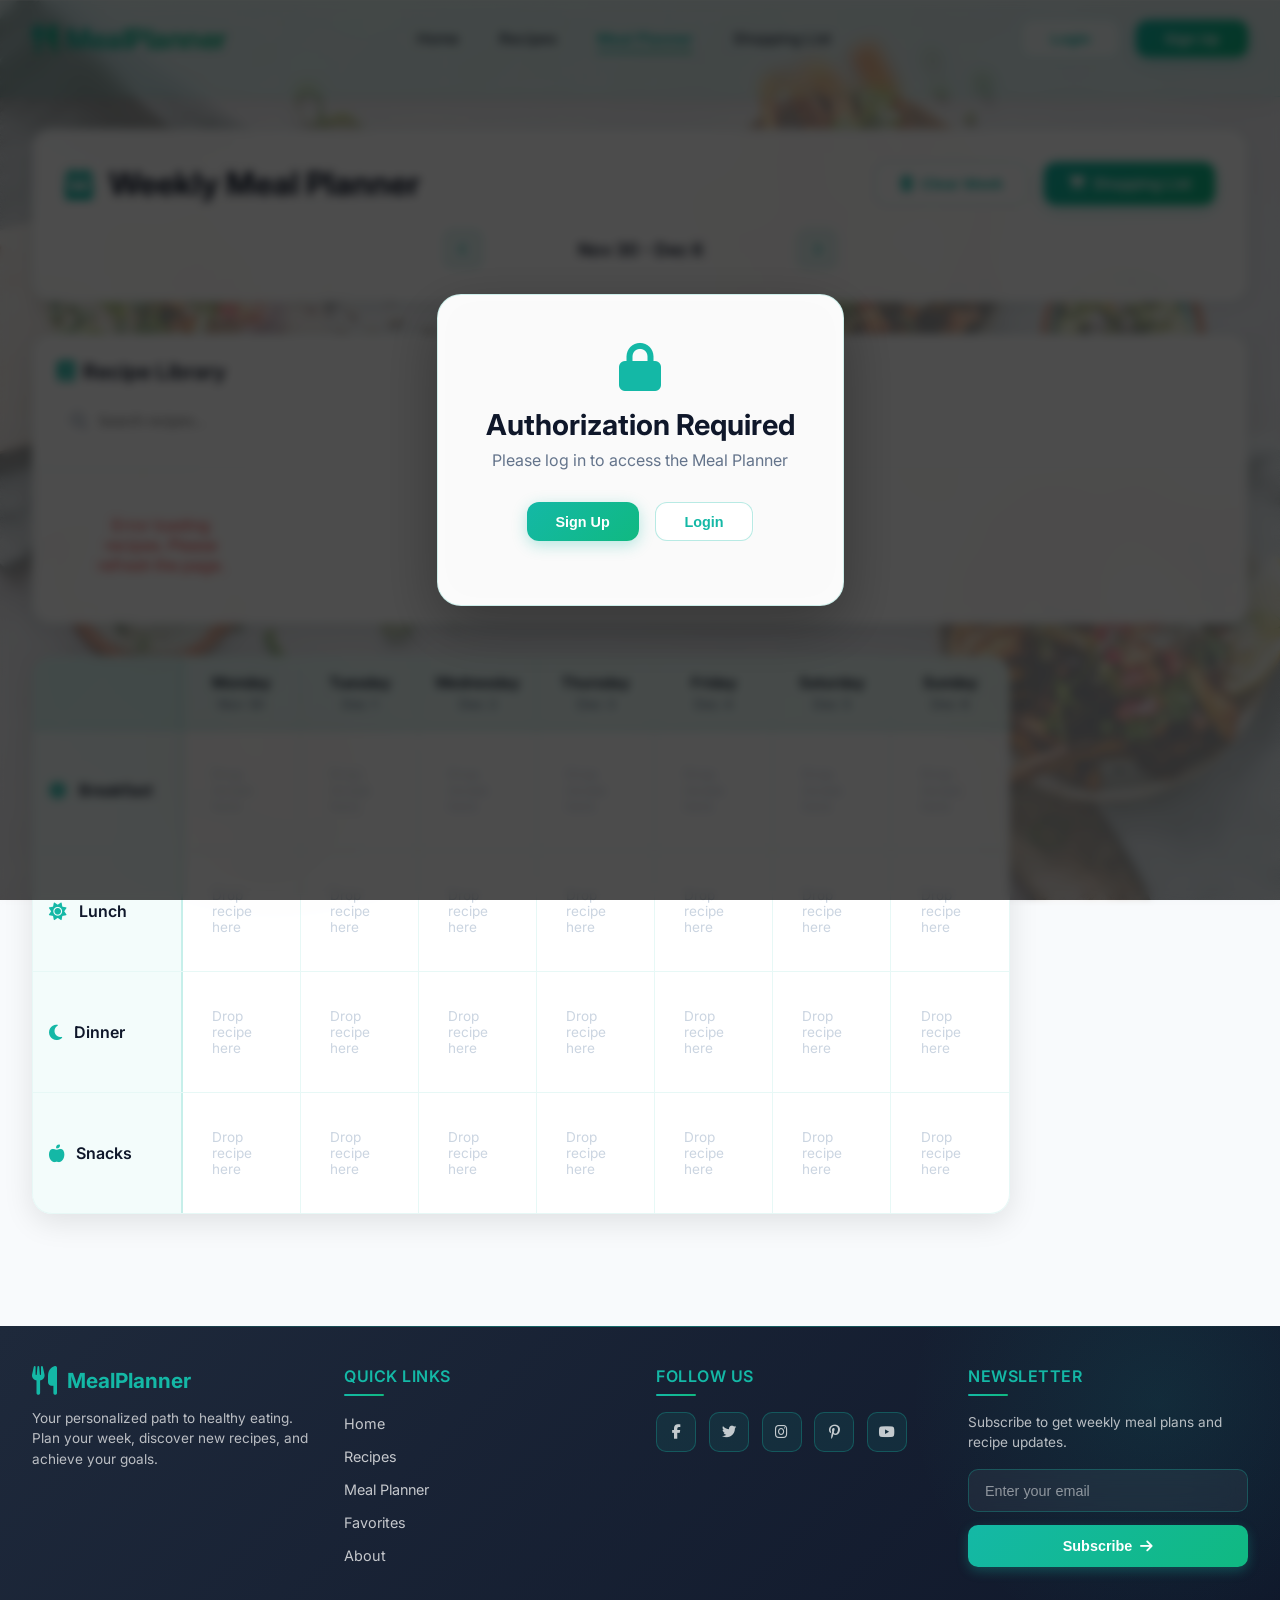
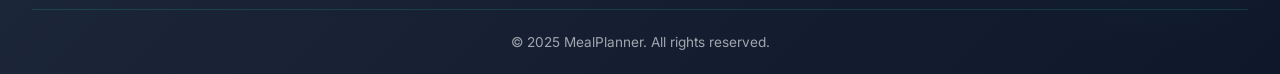
<file: meal-planner.html>
<!DOCTYPE html>
<html lang="en">

<head>
    <meta charset="UTF-8">
    <meta name="viewport" content="width=device-width, initial-scale=1.0">
    <title>Meal Planner - MealPlanner</title>
    <link rel="preconnect" href="https://fonts.googleapis.com">
    <link rel="preconnect" href="https://fonts.gstatic.com" crossorigin>
    <link href="https://fonts.googleapis.com/css2?family=Inter:wght@300;400;500;600;700;800&display=swap"
        rel="stylesheet">
    <link rel="stylesheet" href="https://cdnjs.cloudflare.com/ajax/libs/font-awesome/6.4.0/css/all.min.css">
    <link rel="stylesheet" href="styles.css">
    <link rel="stylesheet" href="meal-planner.css">
</head>

<body>
    <header>
        <div class="header-top">
            <div class="logo">
                <i class="fas fa-utensils"></i>
                <span>MealPlanner</span>
            </div>
            <button class="mobile-menu-toggle" aria-label="Toggle menu">
                <span></span>
                <span></span>
                <span></span>
            </button>
            <nav class="main-nav">
                <a href="index.html" data-page="home">Home</a>
                <a href="recipes.html" data-page="recipes">Recipes</a>
                <a href="meal-planner.html" data-page="planner" class="active">Meal Planner</a>
                <a href="shopping-list.html" data-page="shopping">Shopping List</a>
                <a href="profile.html" data-page="profile" id="profileLink" style="display: none;">Profile</a>
                <a href="favorites.html" data-page="favorites" id="favoritesLink" style="display: none;">
                    <i class="fas fa-heart"></i> Favorites
                    <span id="favoritesCount" style="display: none;"></span>
                </a>
            </nav>
            <div class="auth-buttons" id="authButtons">
                <button class="btn-login" id="loginBtn">Login</button>
                <button class="btn-signup" id="signupBtn">Sign Up</button>
            </div>
            <div class="user-menu" id="userMenu" style="display: none;">
                <span id="userNameDisplay"></span>
                <a href="profile.html" class="btn-profile">Profile</a>
                <button class="btn-logout" id="logoutBtn">Logout</button>
            </div>
        </div>
    </header>

    <!-- Authorization Check Modal -->
    <div class="auth-modal" id="authModal">
        <div class="auth-modal-content">
            <i class="fas fa-lock"></i>
            <h2>Authorization Required</h2>
            <p>Please log in to access the Meal Planner</p>
            <div class="auth-modal-buttons">
                <button class="btn-signup" onclick="handleAuth('signup')">Sign Up</button>
                <button class="btn-login" onclick="handleAuth('login')">Login</button>
            </div>
        </div>
    </div>

    <main class="meal-planner-page">
        <!-- Auto-save Notification -->
        <div class="auto-save-notification" id="autoSaveNotification">
            <i class="fas fa-check-circle"></i>
            <span>Auto-saved</span>
        </div>

        <!-- Page Header -->
        <div class="planner-header">
            <div class="planner-header-content">
                <h1>
                    <i class="fas fa-calendar-week"></i>
                    Weekly Meal Planner
                </h1>
                <div class="planner-actions">
                    <button class="btn-planner-action" id="clearWeekBtn">
                        <i class="fas fa-trash-alt"></i>
                        Clear Week
                    </button>
                    <a href="shopping-list.html" class="btn-planner-action btn-primary">
                        <i class="fas fa-shopping-cart"></i>
                        Shopping List
                    </a>
                </div>
            </div>
            <div class="week-navigation">
                <button class="week-nav-btn" id="prevWeekBtn">
                    <i class="fas fa-chevron-left"></i>
                </button>
                <div class="current-week" id="currentWeek"></div>
                <button class="week-nav-btn" id="nextWeekBtn">
                    <i class="fas fa-chevron-right"></i>
                </button>
            </div>
        </div>

        <div class="planner-container">
            <!-- Recipe Library Sidebar -->
            <aside class="recipe-library" id="recipeLibrary">
                <div class="library-header">
                    <h2>
                        <i class="fas fa-book"></i>
                        Recipe Library
                    </h2>
                    <div class="library-search">
                        <input type="text" id="recipeSearchInput" placeholder="Search recipes...">
                        <i class="fas fa-search"></i>
                    </div>
                </div>
                <div class="library-content" id="libraryContent">
                    <div class="library-loading">
                        <div class="loading-spinner"></div>
                        <p>Loading recipes...</p>
                    </div>
                </div>
            </aside>

            <!-- Weekly Schedule -->
            <div class="weekly-schedule">
                <div class="schedule-header">
                    <div class="time-label"></div>
                    <div class="day-header" data-day="monday">
                        <div class="day-name">Monday</div>
                        <div class="day-date" data-date="mon"></div>
                    </div>
                    <div class="day-header" data-day="tuesday">
                        <div class="day-name">Tuesday</div>
                        <div class="day-date" data-date="tue"></div>
                    </div>
                    <div class="day-header" data-day="wednesday">
                        <div class="day-name">Wednesday</div>
                        <div class="day-date" data-date="wed"></div>
                    </div>
                    <div class="day-header" data-day="thursday">
                        <div class="day-name">Thursday</div>
                        <div class="day-date" data-date="thu"></div>
                    </div>
                    <div class="day-header" data-day="friday">
                        <div class="day-name">Friday</div>
                        <div class="day-date" data-date="fri"></div>
                    </div>
                    <div class="day-header" data-day="saturday">
                        <div class="day-name">Saturday</div>
                        <div class="day-date" data-date="sat"></div>
                    </div>
                    <div class="day-header" data-day="sunday">
                        <div class="day-name">Sunday</div>
                        <div class="day-date" data-date="sun"></div>
                    </div>
                </div>

                <div class="schedule-body">
                    <!-- Breakfast -->
                    <div class="time-row" data-time="breakfast">
                        <div class="time-label">
                            <i class="fas fa-sun"></i>
                            <span>Breakfast</span>
                        </div>
                        <div class="day-slot" data-day="monday" data-time="breakfast" ondrop="handleDrop(event)"
                            ondragover="handleDragOver(event)" ondragleave="handleDragLeave(event)"></div>
                        <div class="day-slot" data-day="tuesday" data-time="breakfast" ondrop="handleDrop(event)"
                            ondragover="handleDragOver(event)" ondragleave="handleDragLeave(event)"></div>
                        <div class="day-slot" data-day="wednesday" data-time="breakfast" ondrop="handleDrop(event)"
                            ondragover="handleDragOver(event)" ondragleave="handleDragLeave(event)"></div>
                        <div class="day-slot" data-day="thursday" data-time="breakfast" ondrop="handleDrop(event)"
                            ondragover="handleDragOver(event)" ondragleave="handleDragLeave(event)"></div>
                        <div class="day-slot" data-day="friday" data-time="breakfast" ondrop="handleDrop(event)"
                            ondragover="handleDragOver(event)" ondragleave="handleDragLeave(event)"></div>
                        <div class="day-slot" data-day="saturday" data-time="breakfast" ondrop="handleDrop(event)"
                            ondragover="handleDragOver(event)" ondragleave="handleDragLeave(event)"></div>
                        <div class="day-slot" data-day="sunday" data-time="breakfast" ondrop="handleDrop(event)"
                            ondragover="handleDragOver(event)" ondragleave="handleDragLeave(event)"></div>
                    </div>

                    <!-- Lunch -->
                    <div class="time-row" data-time="lunch">
                        <div class="time-label">
                            <i class="fas fa-sun"></i>
                            <span>Lunch</span>
                        </div>
                        <div class="day-slot" data-day="monday" data-time="lunch" ondrop="handleDrop(event)"
                            ondragover="handleDragOver(event)" ondragleave="handleDragLeave(event)"></div>
                        <div class="day-slot" data-day="tuesday" data-time="lunch" ondrop="handleDrop(event)"
                            ondragover="handleDragOver(event)" ondragleave="handleDragLeave(event)"></div>
                        <div class="day-slot" data-day="wednesday" data-time="lunch" ondrop="handleDrop(event)"
                            ondragover="handleDragOver(event)" ondragleave="handleDragLeave(event)"></div>
                        <div class="day-slot" data-day="thursday" data-time="lunch" ondrop="handleDrop(event)"
                            ondragover="handleDragOver(event)" ondragleave="handleDragLeave(event)"></div>
                        <div class="day-slot" data-day="friday" data-time="lunch" ondrop="handleDrop(event)"
                            ondragover="handleDragOver(event)" ondragleave="handleDragLeave(event)"></div>
                        <div class="day-slot" data-day="saturday" data-time="lunch" ondrop="handleDrop(event)"
                            ondragover="handleDragOver(event)" ondragleave="handleDragLeave(event)"></div>
                        <div class="day-slot" data-day="sunday" data-time="lunch" ondrop="handleDrop(event)"
                            ondragover="handleDragOver(event)" ondragleave="handleDragLeave(event)"></div>
                    </div>

                    <!-- Dinner -->
                    <div class="time-row" data-time="dinner">
                        <div class="time-label">
                            <i class="fas fa-moon"></i>
                            <span>Dinner</span>
                        </div>
                        <div class="day-slot" data-day="monday" data-time="dinner" ondrop="handleDrop(event)"
                            ondragover="handleDragOver(event)" ondragleave="handleDragLeave(event)"></div>
                        <div class="day-slot" data-day="tuesday" data-time="dinner" ondrop="handleDrop(event)"
                            ondragover="handleDragOver(event)" ondragleave="handleDragLeave(event)"></div>
                        <div class="day-slot" data-day="wednesday" data-time="dinner" ondrop="handleDrop(event)"
                            ondragover="handleDragOver(event)" ondragleave="handleDragLeave(event)"></div>
                        <div class="day-slot" data-day="thursday" data-time="dinner" ondrop="handleDrop(event)"
                            ondragover="handleDragOver(event)" ondragleave="handleDragLeave(event)"></div>
                        <div class="day-slot" data-day="friday" data-time="dinner" ondrop="handleDrop(event)"
                            ondragover="handleDragOver(event)" ondragleave="handleDragLeave(event)"></div>
                        <div class="day-slot" data-day="saturday" data-time="dinner" ondrop="handleDrop(event)"
                            ondragover="handleDragOver(event)" ondragleave="handleDragLeave(event)"></div>
                        <div class="day-slot" data-day="sunday" data-time="dinner" ondrop="handleDrop(event)"
                            ondragover="handleDragOver(event)" ondragleave="handleDragLeave(event)"></div>
                    </div>

                    <!-- Snacks -->
                    <div class="time-row" data-time="snacks">
                        <div class="time-label">
                            <i class="fas fa-apple-alt"></i>
                            <span>Snacks</span>
                        </div>
                        <div class="day-slot" data-day="monday" data-time="snacks" ondrop="handleDrop(event)"
                            ondragover="handleDragOver(event)" ondragleave="handleDragLeave(event)"></div>
                        <div class="day-slot" data-day="tuesday" data-time="snacks" ondrop="handleDrop(event)"
                            ondragover="handleDragOver(event)" ondragleave="handleDragLeave(event)"></div>
                        <div class="day-slot" data-day="wednesday" data-time="snacks" ondrop="handleDrop(event)"
                            ondragover="handleDragOver(event)" ondragleave="handleDragLeave(event)"></div>
                        <div class="day-slot" data-day="thursday" data-time="snacks" ondrop="handleDrop(event)"
                            ondragover="handleDragOver(event)" ondragleave="handleDragLeave(event)"></div>
                        <div class="day-slot" data-day="friday" data-time="snacks" ondrop="handleDrop(event)"
                            ondragover="handleDragOver(event)" ondragleave="handleDragLeave(event)"></div>
                        <div class="day-slot" data-day="saturday" data-time="snacks" ondrop="handleDrop(event)"
                            ondragover="handleDragOver(event)" ondragleave="handleDragLeave(event)"></div>
                        <div class="day-slot" data-day="sunday" data-time="snacks" ondrop="handleDrop(event)"
                            ondragover="handleDragOver(event)" ondragleave="handleDragLeave(event)"></div>
                    </div>
                </div>
            </div>
        </div>
    </main>

    <footer>
        <div class="footer-content">
            <div class="footer-section footer-brand">
                <div class="footer-logo">
                    <i class="fas fa-utensils"></i>
                    <span>MealPlanner</span>
                </div>
                <p class="footer-tagline">Your personalized path to healthy eating. Plan your week, discover new
                    recipes, and achieve your goals.</p>
            </div>
            <div class="footer-section">
                <h3>Quick Links</h3>
                <a href="index.html">Home</a>
                <a href="recipes.html">Recipes</a>
                <a href="meal-planner.html">Meal Planner</a>
                <a href="favorites.html">Favorites</a>
                <a href="about.html">About</a>
            </div>
            <div class="footer-section">
                <h3>Follow Us</h3>
                <div class="social-links">
                    <a href="#" aria-label="Facebook" class="social-icon"><i class="fab fa-facebook-f"></i></a>
                    <a href="#" aria-label="Twitter" class="social-icon"><i class="fab fa-twitter"></i></a>
                    <a href="#" aria-label="Instagram" class="social-icon"><i class="fab fa-instagram"></i></a>
                    <a href="#" aria-label="Pinterest" class="social-icon"><i class="fab fa-pinterest-p"></i></a>
                    <a href="#" aria-label="YouTube" class="social-icon"><i class="fab fa-youtube"></i></a>
                </div>
            </div>
            <div class="footer-section">
                <h3>Newsletter</h3>
                <p class="newsletter-text">Subscribe to get weekly meal plans and recipe updates.</p>
                <form class="newsletter-form" onsubmit="event.preventDefault(); alert('Thank you for subscribing!');">
                    <input type="email" placeholder="Enter your email" class="newsletter-input" required>
                    <button type="submit" class="newsletter-btn">
                        <span>Subscribe</span>
                        <i class="fas fa-arrow-right"></i>
                    </button>
                </form>
            </div>
        </div>
        <div class="footer-bottom">
            <p>&copy; 2025 MealPlanner. All rights reserved.</p>
        </div>
    </footer>

    <script src="auth.js"></script>
    <script src="meal-planner.js"></script>
</body>

</html>
</file>
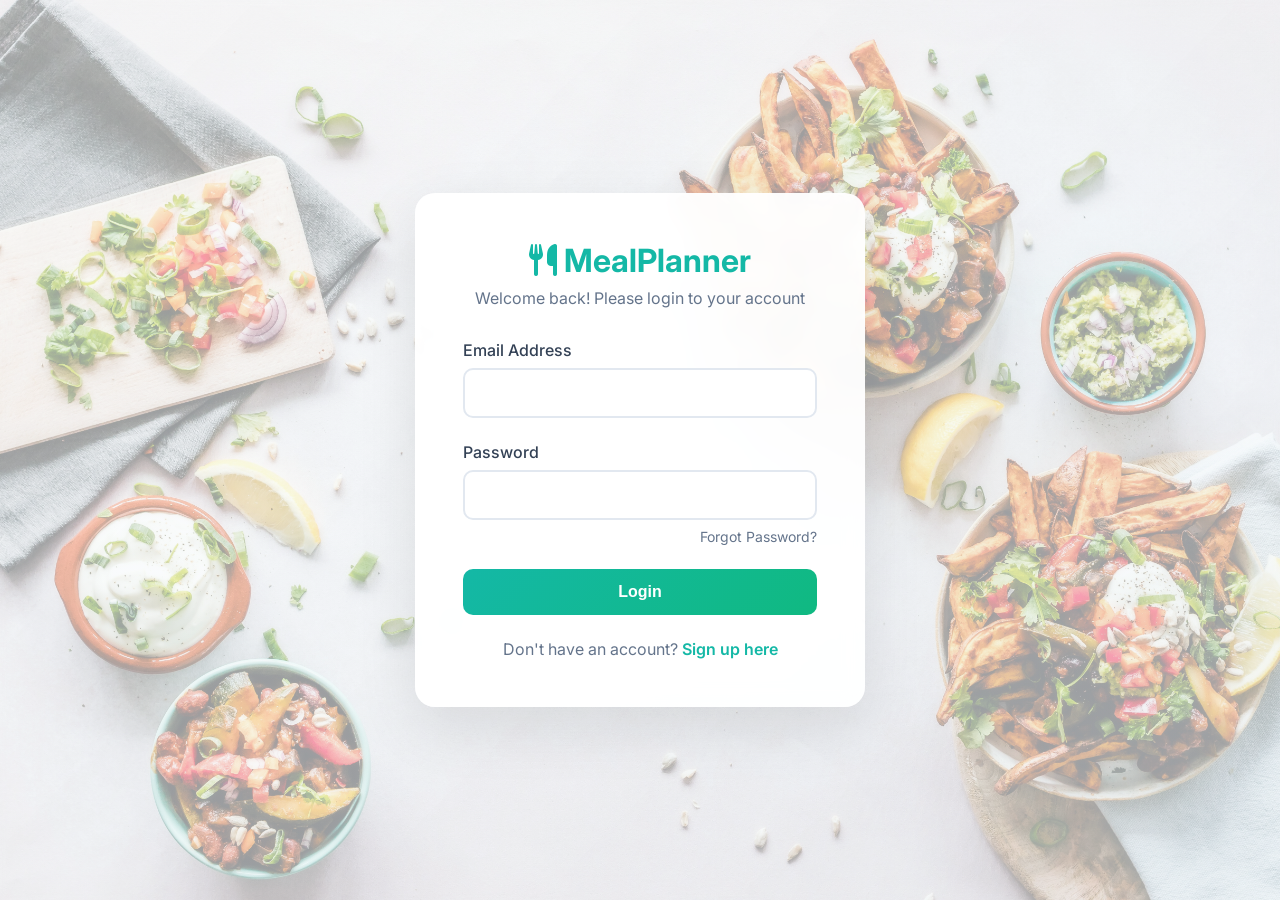
<file: profile.html>
<!DOCTYPE html>
<html lang="en">

<head>
    <meta charset="UTF-8">
    <meta name="viewport" content="width=device-width, initial-scale=1.0">
    <title>Profile - MealPlanner</title>
    <link rel="preconnect" href="https://fonts.googleapis.com">
    <link rel="preconnect" href="https://fonts.gstatic.com" crossorigin>
    <link href="https://fonts.googleapis.com/css2?family=Inter:wght@300;400;500;600;700;800&display=swap"
        rel="stylesheet">
    <link rel="stylesheet" href="https://cdnjs.cloudflare.com/ajax/libs/font-awesome/6.4.0/css/all.min.css">
    <link rel="stylesheet" href="styles.css">
    <style>
        .profile-page {
            min-height: 100vh;
            padding: 2rem;
            max-width: 1200px;
            margin: 0 auto;
        }

        .profile-header {
            background: rgba(255, 255, 255, 0.95);
            backdrop-filter: blur(10px);
            border-radius: 20px;
            padding: 2rem;
            margin-bottom: 2rem;
            box-shadow: 0 10px 30px rgba(0, 0, 0, 0.1);
        }

        .profile-header h1 {
            color: #14b8a6;
            margin-bottom: 1rem;
        }

        .profile-content {
            display: grid;
            grid-template-columns: 1fr 1fr;
            gap: 2rem;
        }

        .profile-card {
            background: rgba(255, 255, 255, 0.95);
            backdrop-filter: blur(10px);
            border-radius: 20px;
            padding: 2rem;
            box-shadow: 0 10px 30px rgba(0, 0, 0, 0.1);
        }

        .profile-card h2 {
            color: #14b8a6;
            margin-bottom: 1.5rem;
            display: flex;
            align-items: center;
            gap: 0.5rem;
        }

        .form-group {
            margin-bottom: 1.5rem;
        }

        .form-group label {
            display: block;
            margin-bottom: 0.5rem;
            color: #334155;
            font-weight: 500;
        }

        .form-group input {
            width: 100%;
            padding: 0.875rem 1rem;
            border: 2px solid #e2e8f0;
            border-radius: 10px;
            font-size: 1rem;
            transition: all 0.3s ease;
        }

        .form-group input:focus {
            outline: none;
            border-color: #14b8a6;
            box-shadow: 0 0 0 3px rgba(20, 184, 166, 0.1);
        }

        .btn-save {
            padding: 0.875rem 2rem;
            background: linear-gradient(135deg, #14b8a6, #10b981);
            color: white;
            border: none;
            border-radius: 10px;
            font-size: 1rem;
            font-weight: 600;
            cursor: pointer;
            transition: all 0.3s ease;
        }

        .btn-save:hover {
            transform: translateY(-2px);
            box-shadow: 0 10px 25px rgba(20, 184, 166, 0.3);
        }

        .message {
            padding: 0.75rem;
            border-radius: 8px;
            margin-bottom: 1rem;
            display: none;
        }

        .message.show {
            display: block;
        }

        .message.success {
            background: #d1fae5;
            color: #059669;
        }

        .message.error {
            background: #fee2e2;
            color: #dc2626;
        }

        .user-info {
            display: flex;
            align-items: center;
            gap: 1rem;
            margin-bottom: 1rem;
        }

        .user-avatar {
            width: 80px;
            height: 80px;
            border-radius: 50%;
            background: linear-gradient(135deg, #14b8a6, #10b981);
            display: flex;
            align-items: center;
            justify-content: center;
            color: white;
            font-size: 2rem;
            font-weight: 600;
        }

        .user-details h3 {
            color: #334155;
            margin-bottom: 0.25rem;
        }

        .user-details p {
            color: #64748b;
        }

        .btn-admin {
            display: inline-flex;
            align-items: center;
            gap: 0.5rem;
            padding: 0.875rem 2rem;
            background: linear-gradient(135deg, #8b5cf6, #7c3aed);
            color: white;
            border: none;
            border-radius: 10px;
            font-size: 1rem;
            font-weight: 600;
            text-decoration: none;
            cursor: pointer;
            transition: all 0.3s ease;
        }

        .btn-admin:hover {
            transform: translateY(-2px);
            box-shadow: 0 10px 25px rgba(139, 92, 246, 0.3);
        }

        @media (max-width: 768px) {
            .profile-content {
                grid-template-columns: 1fr;
            }
        }
    </style>
</head>

<body>
    <header>
        <div class="header-top">
            <div class="logo">
                <i class="fas fa-utensils"></i>
                <span>MealPlanner</span>
            </div>
            <button class="mobile-menu-toggle" aria-label="Toggle menu">
                <span></span>
                <span></span>
                <span></span>
            </button>
            <nav class="main-nav">
                <a href="index.html" data-page="home">Home</a>
                <a href="recipes.html" data-page="recipes">Recipes</a>
                <a href="meal-planner.html" data-page="planner">Meal Planner</a>
                <a href="shopping-list.html" data-page="shopping">Shopping List</a>
                <a href="profile.html" data-page="profile" id="profileLink" style="display: none;">Profile</a>
                <a href="favorites.html" data-page="favorites" id="favoritesLink" style="display: none;">
                    <i class="fas fa-heart"></i> Favorites
                    <span id="favoritesCount" style="display: none;"></span>
                </a>
            </nav>
            <div class="auth-buttons" id="authButtons">
                <button class="btn-login">Login</button>
                <button class="btn-signup">Sign Up</button>
            </div>
            <div class="user-menu" id="userMenu" style="display: none;">
                <span id="userNameDisplay"></span>
                <a href="profile.html" class="btn-profile">Profile</a>
                <button class="btn-logout" id="logoutBtn">Logout</button>
            </div>
        </div>
    </header>

    <main class="profile-page">
        <div class="profile-header">
            <h1><i class="fas fa-user-circle"></i> My Profile</h1>
            <div class="user-info">
                <div class="user-avatar" id="userAvatar">U</div>
                <div class="user-details">
                    <h3 id="userFullName">Loading...</h3>
                    <p id="userEmail">Loading...</p>
                </div>
            </div>
            <div id="adminButtonContainer" style="display: none; margin-top: 1rem;">
                <a href="admin.html" class="btn-admin">
                    <i class="fas fa-cog"></i> Admin Dashboard
                </a>
            </div>
        </div>

        <div class="profile-content">
            <div class="profile-card">
                <h2><i class="fas fa-edit"></i> Edit Profile</h2>

                <div class="message success" id="successMessage"></div>
                <div class="message error" id="errorMessage"></div>

                <form id="profileForm">
                    <div class="form-group">
                        <label for="firstName">First Name</label>
                        <input type="text" id="firstName" name="first_name" required>
                    </div>
                    <div class="form-group">
                        <label for="lastName">Last Name</label>
                        <input type="text" id="lastName" name="last_name" required>
                    </div>
                    <div class="form-group">
                        <label for="email">Email Address</label>
                        <input type="email" id="email" name="email" required>
                    </div>
                    <button type="submit" class="btn-save">Save Changes</button>
                </form>
            </div>

            <div class="profile-card">
                <h2><i class="fas fa-key"></i> Change Password</h2>

                <div class="message success" id="passwordSuccessMessage"></div>
                <div class="message error" id="passwordErrorMessage"></div>

                <form id="passwordForm">
                    <div class="form-group">
                        <label for="currentPassword">Current Password</label>
                        <input type="password" id="currentPassword" name="current_password" required>
                    </div>
                    <div class="form-group">
                        <label for="newPassword">New Password</label>
                        <input type="password" id="newPassword" name="new_password" required minlength="6">
                    </div>
                    <div class="form-group">
                        <label for="confirmNewPassword">Confirm New Password</label>
                        <input type="password" id="confirmNewPassword" name="confirm_new_password" required
                            minlength="6">
                    </div>
                    <button type="submit" class="btn-save">Change Password</button>
                </form>
            </div>
        </div>
    </main>

    <footer>
        <div class="footer-content">
            <div class="footer-section footer-brand">
                <div class="footer-logo">
                    <i class="fas fa-utensils"></i>
                    <span>MealPlanner</span>
                </div>
                <p class="footer-tagline">Your personalized path to healthy eating. Plan your week, discover new
                    recipes, and achieve your goals.</p>
            </div>
            <div class="footer-section">
                <h3>Quick Links</h3>
                <a href="index.html">Home</a>
                <a href="recipes.html">Recipes</a>
                <a href="meal-planner.html">Meal Planner</a>
                <a href="favorites.html">Favorites</a>
                <a href="about.html">About</a>
            </div>
            <div class="footer-section">
                <h3>Follow Us</h3>
                <div class="social-links">
                    <a href="#" aria-label="Facebook" class="social-icon"><i class="fab fa-facebook-f"></i></a>
                    <a href="#" aria-label="Twitter" class="social-icon"><i class="fab fa-twitter"></i></a>
                    <a href="#" aria-label="Instagram" class="social-icon"><i class="fab fa-instagram"></i></a>
                    <a href="#" aria-label="Pinterest" class="social-icon"><i class="fab fa-pinterest-p"></i></a>
                    <a href="#" aria-label="YouTube" class="social-icon"><i class="fab fa-youtube"></i></a>
                </div>
            </div>
            <div class="footer-section">
                <h3>Newsletter</h3>
                <p class="newsletter-text">Subscribe to get weekly meal plans and recipe updates.</p>
                <form class="newsletter-form" onsubmit="event.preventDefault(); alert('Thank you for subscribing!');">
                    <input type="email" placeholder="Enter your email" class="newsletter-input" required>
                    <button type="submit" class="newsletter-btn">
                        <span>Subscribe</span>
                        <i class="fas fa-arrow-right"></i>
                    </button>
                </form>
            </div>
        </div>
        <div class="footer-bottom">
            <p>&copy; 2025 MealPlanner. All rights reserved.</p>
        </div>
    </footer>

    <script src="auth.js"></script>
    <script src="profile.js"></script>
</body>

</html>
</file>
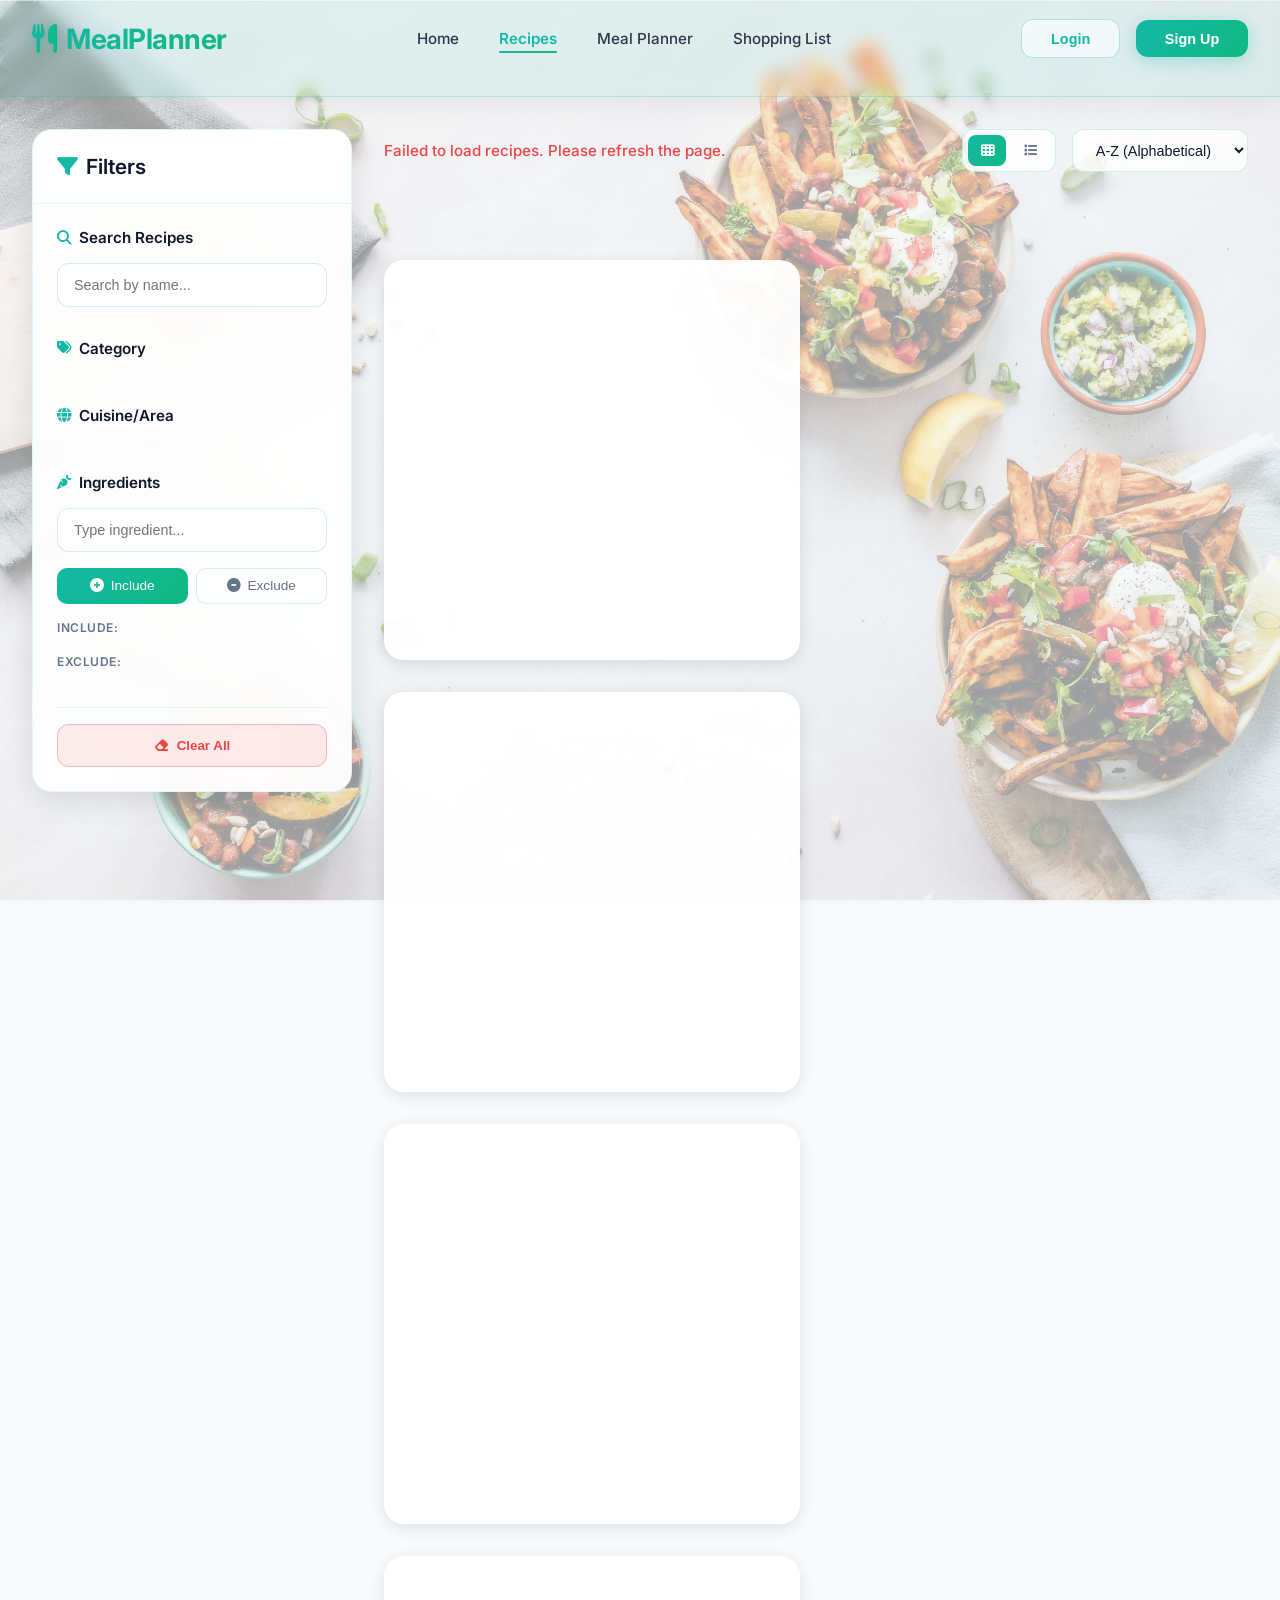
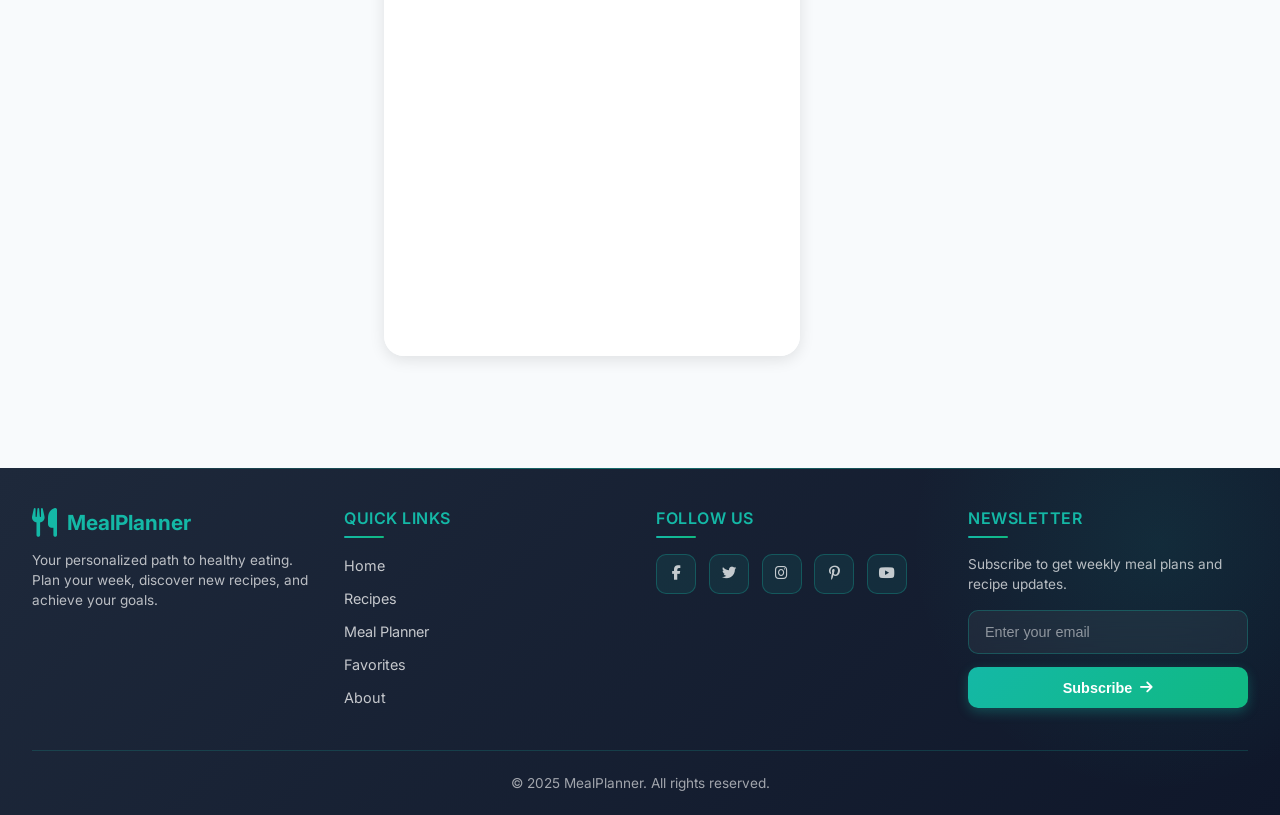
<file: recipes.html>
<!DOCTYPE html>
<html lang="en">

<head>
    <meta charset="UTF-8">
    <meta name="viewport" content="width=device-width, initial-scale=1.0">
    <title>Recipes - MealPlanner</title>
    <link rel="preconnect" href="https://fonts.googleapis.com">
    <link rel="preconnect" href="https://fonts.gstatic.com" crossorigin>
    <link href="https://fonts.googleapis.com/css2?family=Inter:wght@300;400;500;600;700;800&display=swap"
        rel="stylesheet">
    <link rel="stylesheet" href="https://cdnjs.cloudflare.com/ajax/libs/font-awesome/6.4.0/css/all.min.css">
    <link rel="stylesheet" href="styles.css">
    <link rel="stylesheet" href="recipes.css">
</head>

<body>
    <header>
        <div class="header-top">
            <div class="logo">
                <i class="fas fa-utensils"></i>
                <span>MealPlanner</span>
            </div>
            <button class="mobile-menu-toggle" aria-label="Toggle menu">
                <span></span>
                <span></span>
                <span></span>
            </button>
            <nav class="main-nav">
                <a href="index.html" data-page="home">Home</a>
                <a href="recipes.html" data-page="recipes">Recipes</a>
                <a href="meal-planner.html" data-page="planner">Meal Planner</a>
                <a href="shopping-list.html" data-page="shopping">Shopping List</a>
                <a href="profile.html" data-page="profile" id="profileLink" style="display: none;">Profile</a>
                <a href="favorites.html" data-page="favorites" id="favoritesLink" style="display: none;">
                    <i class="fas fa-heart"></i> Favorites
                    <span id="favoritesCount" style="display: none;"></span>
                </a>
            </nav>
            <div class="auth-buttons" id="authButtons">
                <button class="btn-login">Login</button>
                <button class="btn-signup">Sign Up</button>
            </div>
            <div class="user-menu" id="userMenu" style="display: none;">
                <span id="userNameDisplay"></span>
                <a href="profile.html" class="btn-profile">Profile</a>
                <button class="btn-logout" id="logoutBtn">Logout</button>
            </div>
        </div>
    </header>

    <main class="recipes-page">
        <!-- Filter Sidebar -->
        <aside class="filter-sidebar" id="filterSidebar">
            <div class="filter-header">
                <h2><i class="fas fa-filter"></i> Filters</h2>
                <button class="filter-close" id="filterClose" aria-label="Close filters">
                    <i class="fas fa-times"></i>
                </button>
            </div>

            <div class="filter-content">
                <!-- Search Bar -->
                <div class="filter-section">
                    <label class="filter-label">
                        <i class="fas fa-search"></i> Search Recipes
                    </label>
                    <div class="search-input-wrapper">
                        <input type="text" id="recipeSearch" class="filter-search" placeholder="Search by name...">
                        <button class="search-clear" id="searchClear" aria-label="Clear search">
                            <i class="fas fa-times"></i>
                        </button>
                    </div>
                </div>

                <!-- Category Filter -->
                <div class="filter-section">
                    <label class="filter-label">
                        <i class="fas fa-tags"></i> Category
                    </label>
                    <div class="checkbox-group" id="categoryFilters"></div>
                </div>

                <!-- Area/Cuisine Filter -->
                <div class="filter-section">
                    <label class="filter-label">
                        <i class="fas fa-globe"></i> Cuisine/Area
                    </label>
                    <div class="checkbox-group" id="areaFilters"></div>
                </div>

                <!-- Ingredients Filter -->
                <div class="filter-section">
                    <label class="filter-label">
                        <i class="fas fa-carrot"></i> Ingredients
                    </label>
                    <div class="ingredient-input-wrapper">
                        <input type="text" id="ingredientInput" class="ingredient-input"
                            placeholder="Type ingredient...">
                        <div class="ingredient-autocomplete" id="ingredientAutocomplete"></div>
                    </div>
                    <div class="ingredient-mode-toggle">
                        <button class="ingredient-mode-btn active" data-mode="include">
                            <i class="fas fa-plus-circle"></i> Include
                        </button>
                        <button class="ingredient-mode-btn" data-mode="exclude">
                            <i class="fas fa-minus-circle"></i> Exclude
                        </button>
                    </div>
                    <div class="ingredient-tags" id="ingredientTags">
                        <div class="ingredient-tags-include">
                            <small>Include:</small>
                            <div class="tag-list" id="includeTags"></div>
                        </div>
                        <div class="ingredient-tags-exclude">
                            <small>Exclude:</small>
                            <div class="tag-list" id="excludeTags"></div>
                        </div>
                    </div>
                </div>

                <!-- Filter Actions -->
                <div class="filter-actions">
                    <button class="btn-clear-filters" id="clearAllFilters">
                        <i class="fas fa-eraser"></i> Clear All
                    </button>
                </div>
            </div>
        </aside>

        <!-- Main Content -->
        <div class="recipes-content">
            <!-- Top Bar -->
            <div class="recipes-topbar">
                <div class="topbar-left">
                    <button class="filter-toggle" id="filterToggle">
                        <i class="fas fa-filter"></i> Filters
                        <span class="filter-badge" id="activeFilterCount">0</span>
                    </button>
                    <div class="results-count" id="resultsCount">Loading recipes...</div>
                </div>
                <div class="topbar-right">
                    <div class="view-toggle">
                        <button class="view-btn active" data-view="grid" aria-label="Grid view">
                            <i class="fas fa-th"></i>
                        </button>
                        <button class="view-btn" data-view="list" aria-label="List view">
                            <i class="fas fa-list"></i>
                        </button>
                    </div>
                    <select class="sort-select" id="sortSelect">
                        <option value="name_asc">A-Z (Alphabetical)</option>
                        <option value="name_desc">Z-A (Reverse)</option>
                        <option value="newest">Newest First</option>
                        <option value="oldest">Oldest First</option>
                    </select>
                </div>
            </div>

            <!-- Active Filters Tags -->
            <div class="active-filters" id="activeFilters"></div>

            <!-- Recipe Grid -->
            <div class="recipes-grid" id="recipesGrid">
                <!-- Loading skeleton -->
                <div class="loading-skeleton">
                    <div class="skeleton-card"></div>
                    <div class="skeleton-card"></div>
                    <div class="skeleton-card"></div>
                    <div class="skeleton-card"></div>
                </div>
            </div>

            <!-- No Results Message -->
            <div class="no-results" id="noResults" style="display: none;">
                <i class="fas fa-search"></i>
                <h3>No recipes found</h3>
                <p>Try adjusting your filters or search terms</p>
                <button class="btn-clear-filters" onclick="clearAllFilters()">Clear All Filters</button>
            </div>
        </div>
    </main>

    <!-- Scroll to Top Button -->
    <button class="scroll-to-top" id="scrollToTop" aria-label="Scroll to top">
        <i class="fas fa-arrow-up"></i>
    </button>

    <footer>
        <div class="footer-content">
            <div class="footer-section footer-brand">
                <div class="footer-logo">
                    <i class="fas fa-utensils"></i>
                    <span>MealPlanner</span>
                </div>
                <p class="footer-tagline">Your personalized path to healthy eating. Plan your week, discover new
                    recipes, and achieve your goals.</p>
            </div>
            <div class="footer-section">
                <h3>Quick Links</h3>
                <a href="index.html">Home</a>
                <a href="recipes.html">Recipes</a>
                <a href="meal-planner.html">Meal Planner</a>
                <a href="favorites.html">Favorites</a>
                <a href="about.html">About</a>
            </div>
            <div class="footer-section">
                <h3>Follow Us</h3>
                <div class="social-links">
                    <a href="#" aria-label="Facebook" class="social-icon"><i class="fab fa-facebook-f"></i></a>
                    <a href="#" aria-label="Twitter" class="social-icon"><i class="fab fa-twitter"></i></a>
                    <a href="#" aria-label="Instagram" class="social-icon"><i class="fab fa-instagram"></i></a>
                    <a href="#" aria-label="Pinterest" class="social-icon"><i class="fab fa-pinterest-p"></i></a>
                    <a href="#" aria-label="YouTube" class="social-icon"><i class="fab fa-youtube"></i></a>
                </div>
            </div>
            <div class="footer-section">
                <h3>Newsletter</h3>
                <p class="newsletter-text">Subscribe to get weekly meal plans and recipe updates.</p>
                <form class="newsletter-form" onsubmit="event.preventDefault(); alert('Thank you for subscribing!');">
                    <input type="email" placeholder="Enter your email" class="newsletter-input" required>
                    <button type="submit" class="newsletter-btn">
                        <span>Subscribe</span>
                        <i class="fas fa-arrow-right"></i>
                    </button>
                </form>
            </div>
        </div>
        <div class="footer-bottom">
            <p>&copy; 2025 MealPlanner. All rights reserved.</p>
        </div>
    </footer>

    <script src="auth.js"></script>
    <script src="recipes.js"></script>
</body>

</html>
</file>
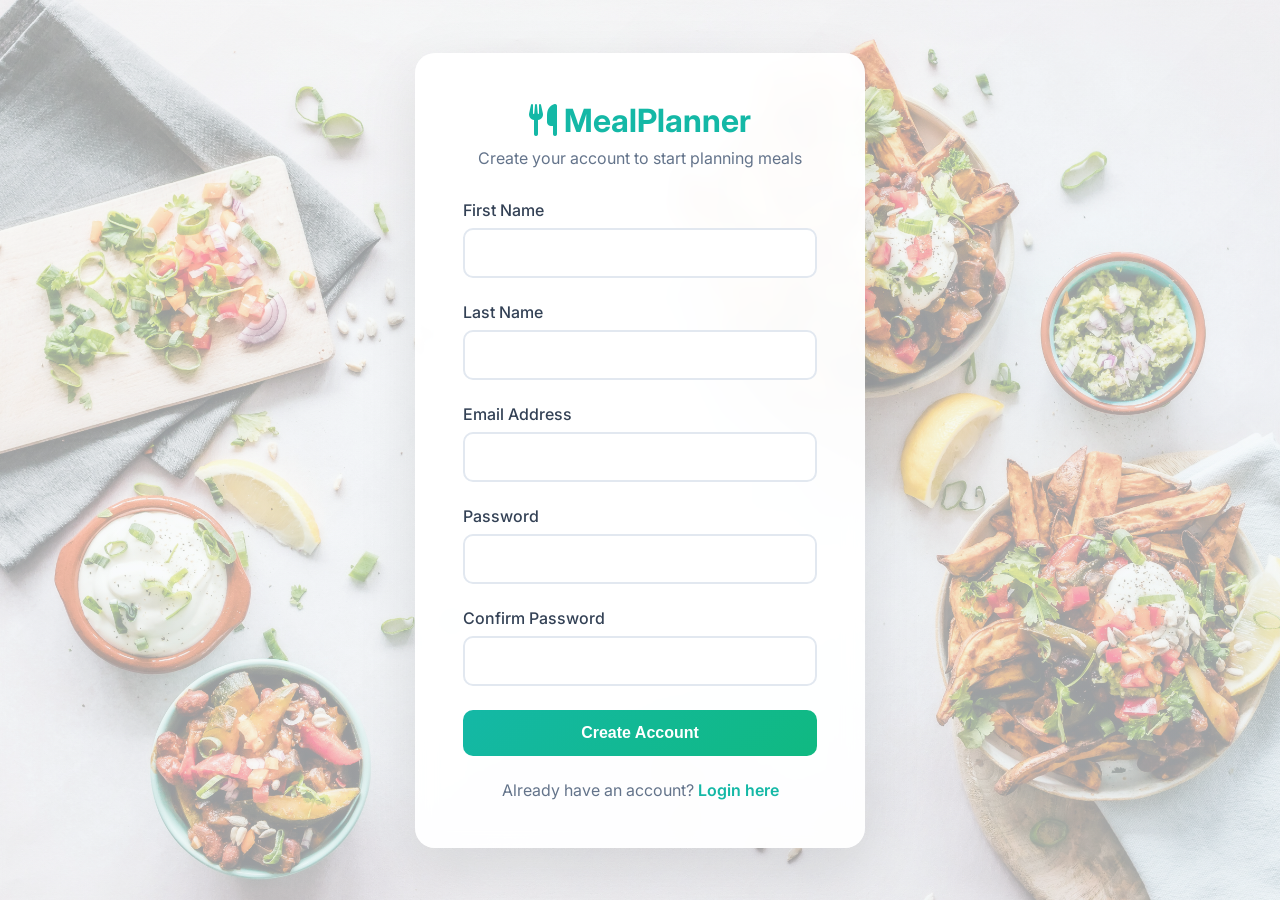
<file: register.html>
<!DOCTYPE html>
<html lang="en">
<head>
    <meta charset="UTF-8">
    <meta name="viewport" content="width=device-width, initial-scale=1.0">
    <title>Register - MealPlanner</title>
    <link rel="preconnect" href="https://fonts.googleapis.com">
    <link rel="preconnect" href="https://fonts.gstatic.com" crossorigin>
    <link href="https://fonts.googleapis.com/css2?family=Inter:wght@300;400;500;600;700;800&display=swap" rel="stylesheet">
    <link rel="stylesheet" href="https://cdnjs.cloudflare.com/ajax/libs/font-awesome/6.4.0/css/all.min.css">
    <link rel="stylesheet" href="styles.css">
    <style>
        .auth-container {
            min-height: 100vh;
            display: flex;
            align-items: center;
            justify-content: center;
            padding: 2rem;
        }
        .auth-card {
            background: rgba(255, 255, 255, 0.95);
            backdrop-filter: blur(10px);
            border-radius: 20px;
            padding: 3rem;
            max-width: 450px;
            width: 100%;
            box-shadow: 0 20px 60px rgba(0, 0, 0, 0.1);
        }
        .auth-header {
            text-align: center;
            margin-bottom: 2rem;
        }
        .auth-header h1 {
            color: #14b8a6;
            font-size: 2rem;
            margin-bottom: 0.5rem;
        }
        .auth-header p {
            color: #64748b;
        }
        .form-group {
            margin-bottom: 1.5rem;
        }
        .form-group label {
            display: block;
            margin-bottom: 0.5rem;
            color: #334155;
            font-weight: 500;
        }
        .form-group input {
            width: 100%;
            padding: 0.875rem 1rem;
            border: 2px solid #e2e8f0;
            border-radius: 10px;
            font-size: 1rem;
            transition: all 0.3s ease;
        }
        .form-group input:focus {
            outline: none;
            border-color: #14b8a6;
            box-shadow: 0 0 0 3px rgba(20, 184, 166, 0.1);
        }
        .btn-auth {
            width: 100%;
            padding: 0.875rem;
            background: linear-gradient(135deg, #14b8a6, #10b981);
            color: white;
            border: none;
            border-radius: 10px;
            font-size: 1rem;
            font-weight: 600;
            cursor: pointer;
            transition: all 0.3s ease;
        }
        .btn-auth:hover {
            transform: translateY(-2px);
            box-shadow: 0 10px 25px rgba(20, 184, 166, 0.3);
        }
        .auth-footer {
            text-align: center;
            margin-top: 1.5rem;
            color: #64748b;
        }
        .auth-footer a {
            color: #14b8a6;
            text-decoration: none;
            font-weight: 600;
        }
        .auth-footer a:hover {
            text-decoration: underline;
        }
        .error-message {
            background: #fee2e2;
            color: #dc2626;
            padding: 0.75rem;
            border-radius: 8px;
            margin-bottom: 1rem;
            display: none;
        }
        .error-message.show {
            display: block;
        }
        .success-message {
            background: #d1fae5;
            color: #059669;
            padding: 0.75rem;
            border-radius: 8px;
            margin-bottom: 1rem;
            display: none;
        }
        .success-message.show {
            display: block;
        }
    </style>
</head>
<body>
    <div class="auth-container">
        <div class="auth-card">
            <div class="auth-header">
                <h1><i class="fas fa-utensils"></i> MealPlanner</h1>
                <p>Create your account to start planning meals</p>
            </div>
            
            <div class="error-message" id="errorMessage"></div>
            <div class="success-message" id="successMessage"></div>
            
            <form id="registerForm">
                <div class="form-group">
                    <label for="firstName">First Name</label>
                    <input type="text" id="firstName" name="first_name" required autocomplete="given-name">
                </div>
                <div class="form-group">
                    <label for="lastName">Last Name</label>
                    <input type="text" id="lastName" name="last_name" required autocomplete="family-name">
                </div>
                <div class="form-group">
                    <label for="email">Email Address</label>
                    <input type="email" id="email" name="email" required autocomplete="email">
                </div>
                <div class="form-group">
                    <label for="password">Password</label>
                    <input type="password" id="password" name="password" required autocomplete="new-password" minlength="6">
                </div>
                <div class="form-group">
                    <label for="confirmPassword">Confirm Password</label>
                    <input type="password" id="confirmPassword" name="confirm_password" required autocomplete="new-password" minlength="6">
                </div>
                <button type="submit" class="btn-auth">Create Account</button>
            </form>
            
            <div class="auth-footer">
                <p>Already have an account? <a href="login.html">Login here</a></p>
            </div>
        </div>
    </div>

    <script>
        document.getElementById('registerForm').addEventListener('submit', async (e) => {
            e.preventDefault();
            
            const errorMsg = document.getElementById('errorMessage');
            const successMsg = document.getElementById('successMessage');
            errorMsg.classList.remove('show');
            successMsg.classList.remove('show');
            
            const password = document.getElementById('password').value;
            const confirmPassword = document.getElementById('confirmPassword').value;
            
            if (password !== confirmPassword) {
                errorMsg.textContent = 'Passwords do not match!';
                errorMsg.classList.add('show');
                return;
            }
            
            if (password.length < 6) {
                errorMsg.textContent = 'Password must be at least 6 characters long!';
                errorMsg.classList.add('show');
                return;
            }
            
            const formData = new FormData(e.target);
            formData.delete('confirm_password'); // Remove confirm_password from form data
            
            try {
                const response = await fetch('api/register.php', {
                    method: 'POST',
                    body: formData
                });
                
                const data = await response.json();
                
                if (data.success) {
                    successMsg.textContent = 'Registration successful! Redirecting to login...';
                    successMsg.classList.add('show');
                    
                    // Redirect to login page
                    setTimeout(() => {
                        window.location.href = 'login.html';
                    }, 1500);
                } else {
                    errorMsg.textContent = data.message || 'Registration failed. Please try again.';
                    errorMsg.classList.add('show');
                }
            } catch (error) {
                errorMsg.textContent = 'An error occurred. Please try again.';
                errorMsg.classList.add('show');
                console.error('Registration error:', error);
            }
        });
    </script>
</body>
</html>
</file>
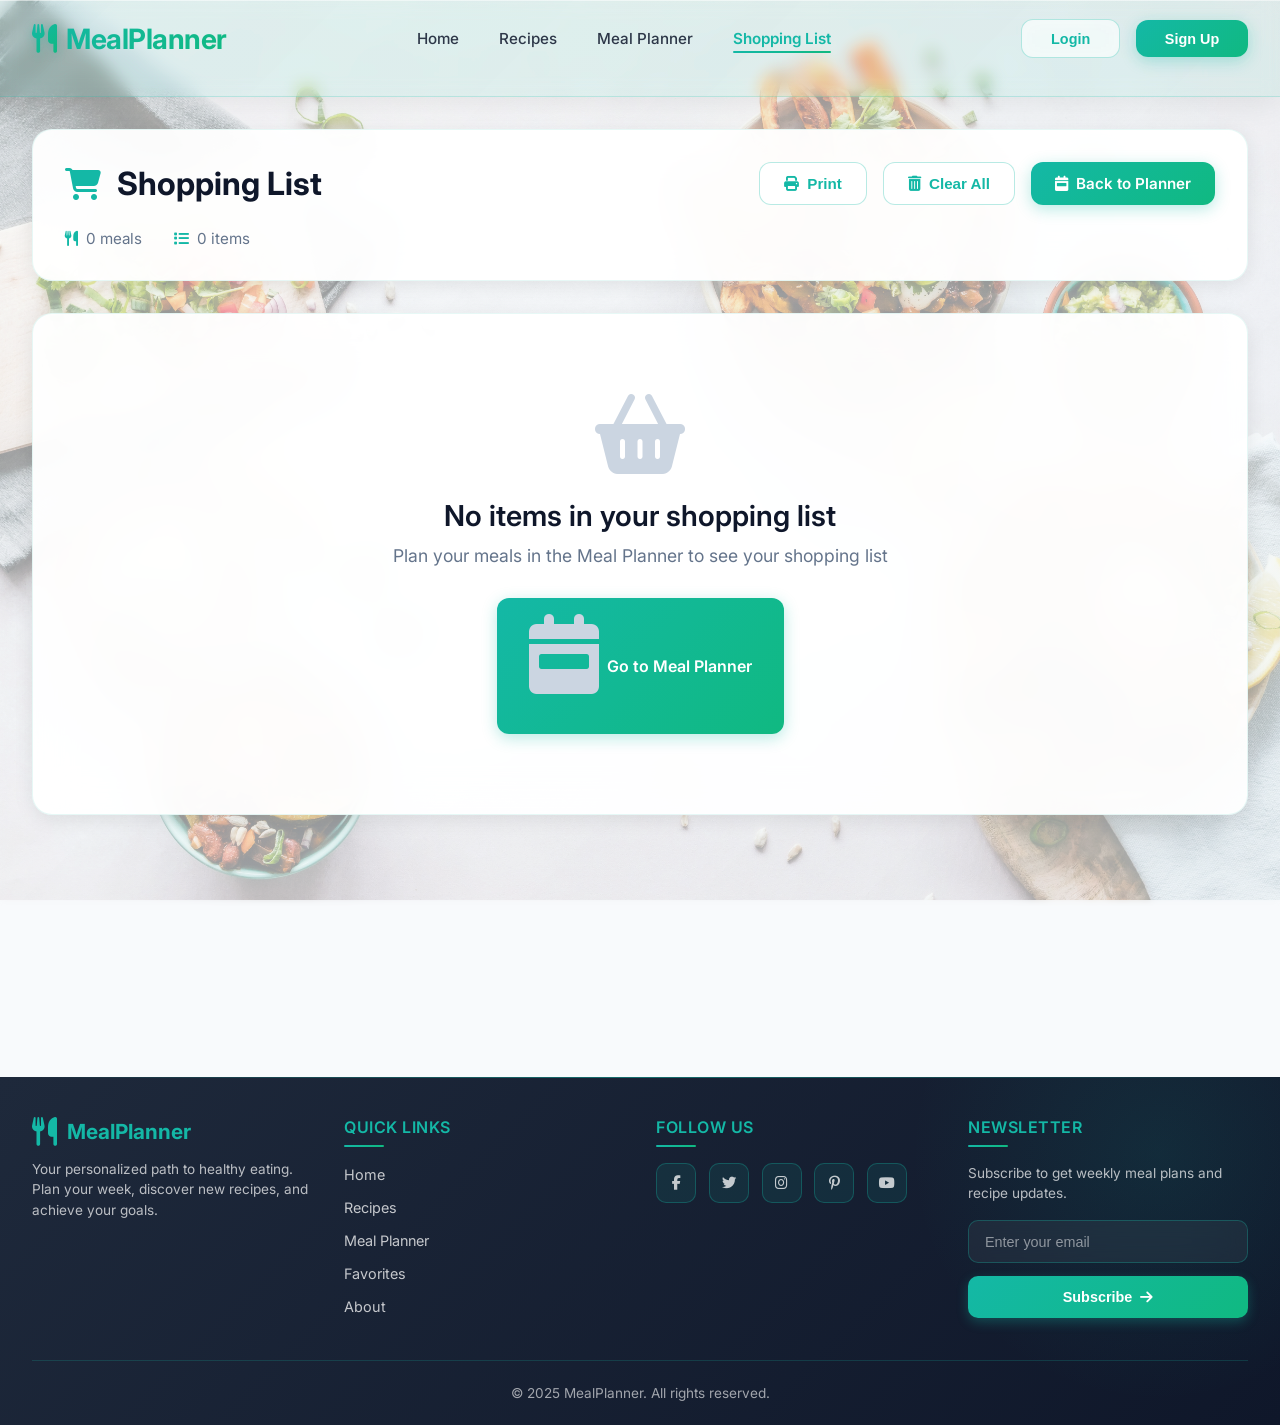
<file: shopping-list.html>
<!DOCTYPE html>
<html lang="en">

<head>
    <meta charset="UTF-8">
    <meta name="viewport" content="width=device-width, initial-scale=1.0">
    <title>Shopping List - MealPlanner</title>
    <link rel="preconnect" href="https://fonts.googleapis.com">
    <link rel="preconnect" href="https://fonts.gstatic.com" crossorigin>
    <link href="https://fonts.googleapis.com/css2?family=Inter:wght@300;400;500;600;700;800&display=swap"
        rel="stylesheet">
    <link rel="stylesheet" href="https://cdnjs.cloudflare.com/ajax/libs/font-awesome/6.4.0/css/all.min.css">
    <link rel="stylesheet" href="styles.css">
    <link rel="stylesheet" href="shopping-list.css">
</head>

<body>
    <header>
        <div class="header-top">
            <div class="logo">
                <i class="fas fa-utensils"></i>
                <span>MealPlanner</span>
            </div>
            <button class="mobile-menu-toggle" aria-label="Toggle menu">
                <span></span>
                <span></span>
                <span></span>
            </button>
            <nav class="main-nav">
                <a href="index.html" data-page="home">Home</a>
                <a href="recipes.html" data-page="recipes">Recipes</a>
                <a href="meal-planner.html" data-page="planner">Meal Planner</a>
                <a href="shopping-list.html" data-page="shopping" class="active">Shopping List</a>
                <a href="profile.html" data-page="profile" id="profileLink" style="display: none;">Profile</a>
                <a href="favorites.html" data-page="favorites" id="favoritesLink" style="display: none;">
                    <i class="fas fa-heart"></i> Favorites
                    <span id="favoritesCount" style="display: none;"></span>
                </a>
            </nav>
            <div class="auth-buttons" id="authButtons">
                <button class="btn-login" id="loginBtn">Login</button>
                <button class="btn-signup" id="signupBtn">Sign Up</button>
            </div>
            <div class="user-menu" id="userMenu" style="display: none;">
                <span id="userNameDisplay"></span>
                <a href="profile.html" class="btn-profile">Profile</a>
                <button class="btn-logout" id="logoutBtn">Logout</button>
            </div>
        </div>
    </header>

    <main class="shopping-list-page">
        <!-- Page Header -->
        <div class="shopping-header">
            <div class="shopping-header-content">
                <h1>
                    <i class="fas fa-shopping-cart"></i>
                    Shopping List
                </h1>
                <div class="shopping-actions">
                    <button class="btn-shopping-action" id="printBtn">
                        <i class="fas fa-print"></i>
                        Print
                    </button>
                    <button class="btn-shopping-action" id="clearListBtn">
                        <i class="fas fa-trash-alt"></i>
                        Clear All
                    </button>
                    <a href="meal-planner.html" class="btn-shopping-action btn-primary">
                        <i class="fas fa-calendar-week"></i>
                        Back to Planner
                    </a>
                </div>
            </div>
            <div class="shopping-info">
                <div class="info-item">
                    <i class="fas fa-utensils"></i>
                    <span id="mealCount">0 meals</span>
                </div>
                <div class="info-item">
                    <i class="fas fa-list"></i>
                    <span id="ingredientCount">0 items</span>
                </div>
            </div>
        </div>

        <!-- Empty State -->
        <div class="empty-state" id="emptyState">
            <i class="fas fa-shopping-basket"></i>
            <h2>No items in your shopping list</h2>
            <p>Plan your meals in the Meal Planner to see your shopping list</p>
            <a href="meal-planner.html" class="btn-primary">
                <i class="fas fa-calendar-week"></i>
                Go to Meal Planner
            </a>
        </div>

        <!-- Shopping List Content -->
        <div class="shopping-content" id="shoppingContent" style="display: none;">
            <!-- Category Sections -->
            <div class="shopping-categories" id="shoppingCategories"></div>

            <!-- Quick Actions -->
            <div class="quick-actions">
                <button class="quick-action-btn" id="checkAllBtn">
                    <i class="fas fa-check-double"></i>
                    Check All
                </button>
                <button class="quick-action-btn" id="uncheckAllBtn">
                    <i class="fas fa-undo"></i>
                    Uncheck All
                </button>
            </div>
        </div>
    </main>

    <footer>
        <div class="footer-content">
            <div class="footer-section footer-brand">
                <div class="footer-logo">
                    <i class="fas fa-utensils"></i>
                    <span>MealPlanner</span>
                </div>
                <p class="footer-tagline">Your personalized path to healthy eating. Plan your week, discover new
                    recipes, and achieve your goals.</p>
            </div>
            <div class="footer-section">
                <h3>Quick Links</h3>
                <a href="index.html">Home</a>
                <a href="recipes.html">Recipes</a>
                <a href="meal-planner.html">Meal Planner</a>
                <a href="favorites.html">Favorites</a>
                <a href="about.html">About</a>
            </div>
            <div class="footer-section">
                <h3>Follow Us</h3>
                <div class="social-links">
                    <a href="#" aria-label="Facebook" class="social-icon"><i class="fab fa-facebook-f"></i></a>
                    <a href="#" aria-label="Twitter" class="social-icon"><i class="fab fa-twitter"></i></a>
                    <a href="#" aria-label="Instagram" class="social-icon"><i class="fab fa-instagram"></i></a>
                    <a href="#" aria-label="Pinterest" class="social-icon"><i class="fab fa-pinterest-p"></i></a>
                    <a href="#" aria-label="YouTube" class="social-icon"><i class="fab fa-youtube"></i></a>
                </div>
            </div>
            <div class="footer-section">
                <h3>Newsletter</h3>
                <p class="newsletter-text">Subscribe to get weekly meal plans and recipe updates.</p>
                <form class="newsletter-form" onsubmit="event.preventDefault(); alert('Thank you for subscribing!');">
                    <input type="email" placeholder="Enter your email" class="newsletter-input" required>
                    <button type="submit" class="newsletter-btn">
                        <span>Subscribe</span>
                        <i class="fas fa-arrow-right"></i>
                    </button>
                </form>
            </div>
        </div>
        <div class="footer-bottom">
            <p>&copy; 2025 MealPlanner. All rights reserved.</p>
        </div>
    </footer>

    <script src="auth.js"></script>
    <script src="shopping-list.js"></script>
</body>

</html>
</file>
<file: styles.css>
* {
    margin: 0;
    padding: 0;
    box-sizing: border-box;
}

body {
    font-family: 'Inter', 'Segoe UI', Tahoma, Geneva, Verdana, sans-serif;
    min-height: 100vh;
    overflow-x: hidden;
    position: relative;
    background-color: #f8fafc;
    background-image: url('background.png');
    background-size: cover;
    background-position: center;
    background-attachment: fixed;
    background-repeat: no-repeat;
}

/* Background Image with Blur Effect */
body::before {
    content: '';
    position: fixed;
    top: 0;
    left: 0;
    width: 100%;
    height: 100%;
    background-image: url('background.png');
    background-size: cover;
    background-position: center;
    background-attachment: fixed;
    background-repeat: no-repeat;
    filter: blur(3px);
    opacity: 0.15;
    z-index: -2;
    pointer-events: none;
}

/* Light Overlay for Better Readability */
body::after {
    content: '';
    position: fixed;
    top: 0;
    left: 0;
    width: 100%;
    height: 100%;
    background: linear-gradient(135deg, rgba(248, 250, 252, 0.6) 0%, rgba(241, 245, 249, 0.65) 100%);
    z-index: -1;
    pointer-events: none;
}

/* Header Styles */
header {
    background: linear-gradient(135deg, rgba(20, 184, 166, 0.1) 0%, rgba(16, 185, 129, 0.08) 100%);
    backdrop-filter: blur(8px) saturate(180%);
    -webkit-backdrop-filter: blur(8px) saturate(180%);
    padding: 1.2rem 2rem;
    box-shadow: 0 4px 30px rgba(0, 0, 0, 0.08), 0 1px 0 rgba(255, 255, 255, 0.5) inset;
    position: sticky;
    top: 0;
    z-index: 1000;
    border-bottom: 1px solid rgba(20, 184, 166, 0.2);
    transition: all 0.3s ease;
}

header.scrolled {
    box-shadow: 0 8px 40px rgba(0, 0, 0, 0.12);
    background: linear-gradient(135deg, rgba(20, 184, 166, 0.15) 0%, rgba(16, 185, 129, 0.12) 100%);
    backdrop-filter: blur(8px) saturate(180%);
    -webkit-backdrop-filter: blur(8px) saturate(180%);
}

.header-top {
    display: flex;
    justify-content: space-between;
    align-items: center;
    max-width: 1400px;
    margin: 0 auto;
    margin-bottom: 1.2rem;
    position: relative;
}

/* Mobile Menu Toggle */
.mobile-menu-toggle {
    display: none;
    flex-direction: column;
    gap: 5px;
    background: transparent;
    border: none;
    cursor: pointer;
    padding: 0.5rem;
    z-index: 1001;
}

.mobile-menu-toggle span {
    width: 25px;
    height: 3px;
    background: linear-gradient(135deg, #14b8a6, #10b981);
    border-radius: 3px;
    transition: all 0.3s ease;
}

.mobile-menu-toggle.active span:nth-child(1) {
    transform: rotate(45deg) translate(8px, 8px);
}

.mobile-menu-toggle.active span:nth-child(2) {
    opacity: 0;
}

.mobile-menu-toggle.active span:nth-child(3) {
    transform: rotate(-45deg) translate(7px, -7px);
}

.logo {
    font-size: 1.75rem;
    font-weight: 700;
    background: linear-gradient(135deg, #14b8a6 0%, #10b981 100%);
    -webkit-background-clip: text;
    -webkit-text-fill-color: transparent;
    background-clip: text;
    display: flex;
    align-items: center;
    gap: 0.6rem;
    letter-spacing: -0.5px;
    transition: all 0.3s ease;
}

.logo i {
    font-size: 1.8rem;
    background: linear-gradient(135deg, #14b8a6 0%, #10b981 100%);
    -webkit-background-clip: text;
    -webkit-text-fill-color: transparent;
    background-clip: text;
    filter: drop-shadow(0 2px 4px rgba(20, 184, 166, 0.3));
}

.logo:hover {
    transform: scale(1.05);
}

nav {
    display: flex;
    gap: 2.5rem;
    align-items: center;
}

@media (max-width: 768px) {
    .mobile-menu-toggle {
        display: flex;
    }
    
    nav {
        position: fixed;
        top: 0;
        right: -100%;
        width: 280px;
        height: 100vh;
        background: linear-gradient(135deg, rgba(20, 184, 166, 0.98) 0%, rgba(16, 185, 129, 0.95) 100%);
        backdrop-filter: blur(20px);
        flex-direction: column;
        padding: 5rem 2rem 2rem;
        gap: 1.5rem;
        transition: right 0.3s ease;
        box-shadow: -5px 0 30px rgba(0, 0, 0, 0.2);
        z-index: 1000;
    }
    
    nav.active {
        right: 0;
    }
    
    nav a {
        color: white;
        font-size: 1.1rem;
        padding: 0.8rem 0;
        border-bottom: 1px solid rgba(255, 255, 255, 0.1);
        width: 100%;
    }
    
    nav a::after {
        display: none;
    }
    
    nav a:hover {
        color: white;
        padding-left: 1rem;
    }
    
    nav a.active {
        color: white;
        font-weight: 700;
        background: rgba(255, 255, 255, 0.15);
        padding-left: 1rem;
        border-left: 3px solid white;
        border-radius: 4px;
    }
    
    .auth-buttons {
        flex-direction: column;
        width: 100%;
        gap: 1rem;
        margin-top: 1rem;
    }
    
    .btn-login,
    .btn-signup {
        width: 100%;
    }
}

nav a {
    text-decoration: none;
    color: #2d3748;
    font-weight: 500;
    font-size: 0.95rem;
    transition: all 0.3s ease;
    position: relative;
    padding: 0.3rem 0;
}

nav a::after {
    content: '';
    position: absolute;
    bottom: 0;
    left: 0;
    width: 0;
    height: 2px;
    background: linear-gradient(90deg, #14b8a6, #10b981);
    transition: width 0.3s ease;
    border-radius: 2px;
}

nav a:hover {
    color: #14b8a6;
}

nav a:hover::after {
    width: 100%;
}

nav a.active {
    color: #14b8a6;
    font-weight: 600;
}

nav a.active::after {
    width: 100%;
}

.auth-buttons {
    display: flex;
    gap: 1rem;
    align-items: center;
}

.btn-login {
    padding: 0.65rem 1.8rem;
    border: 1.5px solid rgba(20, 184, 166, 0.3);
    background: rgba(255, 255, 255, 0.7);
    color: #14b8a6;
    border-radius: 12px;
    cursor: pointer;
    font-weight: 600;
    font-size: 0.9rem;
    transition: all 0.3s ease;
    backdrop-filter: blur(10px);
}

.btn-login:hover {
    background: rgba(20, 184, 166, 0.1);
    border-color: #14b8a6;
    transform: translateY(-1px);
    box-shadow: 0 4px 12px rgba(20, 184, 166, 0.25);
    color: #0d9488;
}

.btn-signup {
    padding: 0.65rem 1.8rem;
    border: none;
    background: linear-gradient(135deg, #14b8a6 0%, #10b981 100%);
    color: white;
    border-radius: 12px;
    cursor: pointer;
    font-weight: 600;
    font-size: 0.9rem;
    transition: all 0.3s ease;
    box-shadow: 0 4px 15px rgba(20, 184, 166, 0.3);
}

.btn-signup:hover {
    background: linear-gradient(135deg, #0d9488 0%, #059669 100%);
    transform: translateY(-2px);
    box-shadow: 0 6px 20px rgba(20, 184, 166, 0.4);
}

.user-menu {
    display: flex;
    align-items: center;
    gap: 1rem;
}

.user-menu span {
    color: #14b8a6;
    font-weight: 600;
    font-size: 0.9rem;
}

.btn-profile {
    padding: 0.65rem 1.5rem;
    background: rgba(255, 255, 255, 0.7);
    color: #14b8a6;
    border: 1.5px solid rgba(20, 184, 166, 0.3);
    border-radius: 12px;
    text-decoration: none;
    font-weight: 600;
    font-size: 0.9rem;
    transition: all 0.3s ease;
    backdrop-filter: blur(10px);
}

.btn-profile:hover {
    background: rgba(20, 184, 166, 0.1);
    border-color: #14b8a6;
    transform: translateY(-1px);
}

.btn-logout {
    padding: 0.65rem 1.5rem;
    border: 1.5px solid rgba(239, 68, 68, 0.3);
    background: rgba(255, 255, 255, 0.7);
    color: #ef4444;
    border-radius: 12px;
    cursor: pointer;
    font-weight: 600;
    font-size: 0.9rem;
    transition: all 0.3s ease;
    backdrop-filter: blur(10px);
}

.btn-logout:hover {
    background: rgba(239, 68, 68, 0.1);
    border-color: #ef4444;
    transform: translateY(-1px);
}

@media (max-width: 768px) {
    .user-menu {
        flex-direction: column;
        width: 100%;
        gap: 0.5rem;
        margin-top: 1rem;
    }
    
    .user-menu span {
        width: 100%;
        text-align: center;
    }
    
    .btn-profile,
    .btn-logout {
        width: 100%;
    }
}

.search-section {
    max-width: 1400px;
    margin: 0 auto;
    transition: all 0.3s ease;
    overflow: hidden;
}

@media (max-width: 768px) {
    header {
        padding: 1rem 1.5rem;
    }
    
    .search-section {
        margin-top: 1rem;
    }
    
    .search-bar {
        font-size: 16px; /* Prevents zoom on iOS */
    }
}

.search-bar {
    width: 100%;
    padding: 1rem 1.5rem 1rem 3rem;
    border: 1.5px solid rgba(226, 232, 240, 0.8);
    border-radius: 16px;
    font-size: 0.95rem;
    margin-bottom: 1rem;
    transition: all 0.3s ease;
    background: rgba(255, 255, 255, 0.7);
    backdrop-filter: blur(10px);
    box-shadow: 0 2px 8px rgba(0, 0, 0, 0.05);
    position: relative;
}

.search-bar::placeholder {
    color: #94a3b8;
}

.search-bar:focus {
    outline: none;
    border-color: #14b8a6;
    background: rgba(255, 255, 255, 0.95);
    box-shadow: 0 4px 16px rgba(20, 184, 166, 0.2);
    transform: translateY(-1px);
}

.filters {
    display: flex;
    gap: 0.8rem;
    flex-wrap: wrap;
}

.filter-pill {
    padding: 0.6rem 1.4rem;
    border: 1px solid rgba(20, 184, 166, 0.2);
    background: rgba(255, 255, 255, 0.7);
    backdrop-filter: blur(10px);
    border-radius: 12px;
    cursor: pointer;
    font-size: 0.85rem;
    color: #0f766e;
    transition: all 0.3s ease;
    display: flex;
    align-items: center;
    gap: 0.5rem;
    font-weight: 500;
    box-shadow: 0 2px 4px rgba(0, 0, 0, 0.05);
}

.filter-pill:hover {
    background: linear-gradient(135deg, #14b8a6 0%, #10b981 100%);
    color: white;
    transform: translateY(-2px);
    border-color: transparent;
    box-shadow: 0 4px 12px rgba(20, 184, 166, 0.35);
}

/* Hero Section */
.hero {
    text-align: center;
    padding: 4rem 2rem;
    position: relative;
    min-height: 70vh;
    display: flex;
    flex-direction: column;
    justify-content: center;
    align-items: center;
    z-index: 1;
}

.hero h1 {
    font-size: 3.5rem;
    color: #0f172a;
    margin-bottom: 1rem;
    text-shadow: 2px 2px 4px rgba(255,255,255,0.8);
    max-width: 900px;
    font-weight: 700;
}

@media (max-width: 768px) {
    .hero h1 {
        font-size: 2.5rem;
    }
    
    .hero p {
        font-size: 1rem;
    }
    
    .btn-cta {
        padding: 0.9rem 2rem;
        font-size: 1rem;
    }
}

.hero p {
    font-size: 1.2rem;
    color: #555;
    margin-bottom: 2rem;
    max-width: 700px;
}

.btn-cta {
    padding: 1rem 3rem;
    border: none;
    background: linear-gradient(135deg, #14b8a6 0%, #10b981 100%);
    color: white;
    border-radius: 30px;
    font-size: 1.1rem;
    cursor: pointer;
    font-weight: 600;
    transition: all 0.3s;
    box-shadow: 0 4px 15px rgba(20, 184, 166, 0.3);
}

.btn-cta:hover {
    transform: translateY(-3px);
    box-shadow: 0 6px 20px rgba(20, 184, 166, 0.4);
    background: linear-gradient(135deg, #0d9488 0%, #059669 100%);
}

/* Floating Cards */
.floating-cards {
    position: absolute;
    width: 100%;
    height: 100%;
    top: 0;
    left: 0;
    pointer-events: none;
}

.floating-card {
    position: absolute;
    width: 180px;
    height: 200px;
    border-radius: 20px;
    overflow: hidden;
    box-shadow: 0 8px 25px rgba(0,0,0,0.15);
    cursor: pointer;
    pointer-events: auto;
    transition: all 0.3s ease;
    background: rgba(255, 255, 255, 0.95);
    backdrop-filter: blur(10px);
    border: 1px solid rgba(255, 255, 255, 0.3);
}

@media (max-width: 768px) {
    .floating-card {
        width: 140px;
        height: 160px;
    }
    
    .floating-card .card-title {
        font-size: 0.8rem;
        padding: 1rem 0.6rem 0.6rem;
    }
}

.floating-card:hover {
    transform: scale(1.08) translateY(-5px);
    box-shadow: 0 12px 35px rgba(0,0,0,0.25);
}

.floating-card img {
    width: 100%;
    height: 100%;
    object-fit: cover;
}

.floating-card .card-title {
    position: absolute;
    bottom: 0;
    left: 0;
    right: 0;
    background: linear-gradient(to top, rgba(0,0,0,0.8), transparent);
    color: white;
    padding: 1.5rem 0.8rem 0.8rem;
    font-size: 0.9rem;
    font-weight: 600;
}

/* Positioning for floating cards */
.floating-card:nth-child(1) {
    left: 8%;
    top: 15%;
    animation: float1 6s ease-in-out infinite;
    transform: rotate(-5deg);
}

.floating-card:nth-child(2) {
    left: 5%;
    top: 50%;
    animation: float2 7s ease-in-out infinite;
    transform: rotate(3deg);
}

.floating-card:nth-child(3) {
    right: 10%;
    top: 10%;
    animation: float3 8s ease-in-out infinite;
    transform: rotate(5deg);
}

.floating-card:nth-child(4) {
    right: 8%;
    top: 45%;
    animation: float1 7s ease-in-out infinite;
    transform: rotate(-3deg);
}

.floating-card:nth-child(5) {
    right: 25%;
    top: 65%;
    animation: float2 6s ease-in-out infinite;
    transform: rotate(4deg);
}

.floating-card:nth-child(6) {
    left: 22%;
    top: 68%;
    animation: float3 8s ease-in-out infinite;
    transform: rotate(-4deg);
}

@keyframes float1 {
    0%, 100% { transform: translateY(0) rotate(-5deg); }
    50% { transform: translateY(-20px) rotate(-5deg); }
}

@keyframes float2 {
    0%, 100% { transform: translateY(0) rotate(3deg); }
    50% { transform: translateY(-25px) rotate(3deg); }
}

@keyframes float3 {
    0%, 100% { transform: translateY(0) rotate(5deg); }
    50% { transform: translateY(-30px) rotate(5deg); }
}

/* Bottom Recipe Cards */
.recipe-grid {
    max-width: 1400px;
    margin: 0 auto;
    padding: 3rem 2rem;
    display: grid;
    grid-template-columns: repeat(4, 1fr);
    gap: 2rem;
    position: relative;
    z-index: 1;
}

@media (max-width: 1200px) {
    .recipe-grid {
        grid-template-columns: repeat(3, 1fr);
    }
}

@media (max-width: 900px) {
    .recipe-grid {
        grid-template-columns: repeat(2, 1fr);
    }
}

@media (max-width: 600px) {
    .recipe-grid {
        grid-template-columns: 1fr;
    }
}

.recipe-card {
    background: rgba(255, 255, 255, 0.95);
    backdrop-filter: blur(10px);
    border-radius: 20px;
    overflow: hidden;
    box-shadow: 0 4px 15px rgba(0,0,0,0.1);
    cursor: pointer;
    transition: all 0.3s ease;
    border: 1px solid rgba(20, 184, 166, 0.1);
    display: flex;
    flex-direction: column;
}

.recipe-card:hover {
    transform: translateY(-8px);
    box-shadow: 0 8px 25px rgba(20, 184, 166, 0.2);
    border-color: rgba(20, 184, 166, 0.3);
}

.recipe-card img {
    width: 100%;
    aspect-ratio: 1;
    object-fit: cover;
    display: block;
}

.recipe-info {
    padding: 1.5rem;
    display: flex;
    flex-direction: column;
    gap: 0.8rem;
}

.recipe-name {
    font-size: 1.3rem;
    font-weight: 700;
    color: #0f172a;
    line-height: 1.3;
    margin: 0;
}

.recipe-ingredients {
    color: #64748b;
    font-size: 0.95rem;
    line-height: 1.5;
    margin: 0;
}

/* Footer */
footer {
    background: linear-gradient(135deg, #1e293b 0%, #0f172a 100%);
    color: white;
    padding: 2.5rem 2rem 1.5rem;
    margin-top: 5rem;
    position: relative;
    overflow: hidden;
}

footer::before {
    content: '';
    position: absolute;
    top: 0;
    left: 0;
    right: 0;
    height: 1px;
    background: linear-gradient(90deg, transparent, rgba(20, 184, 166, 0.5), transparent);
}

footer::after {
    content: '';
    position: absolute;
    top: -50%;
    right: -10%;
    width: 500px;
    height: 500px;
    background: radial-gradient(circle, rgba(20, 184, 166, 0.1) 0%, transparent 70%);
    border-radius: 50%;
}

.footer-content {
    max-width: 1400px;
    margin: 0 auto;
    display: grid;
    grid-template-columns: repeat(auto-fit, minmax(250px, 1fr));
    gap: 2rem;
    margin-bottom: 2rem;
    position: relative;
    z-index: 1;
}

.footer-section h3 {
    margin-bottom: 1rem;
    color: #14b8a6;
    font-size: 1rem;
    font-weight: 600;
    letter-spacing: 0.5px;
    text-transform: uppercase;
    position: relative;
    padding-bottom: 0.6rem;
}

.footer-section h3::after {
    content: '';
    position: absolute;
    bottom: 0;
    left: 0;
    width: 40px;
    height: 2px;
    background: linear-gradient(90deg, #14b8a6, #10b981);
    border-radius: 2px;
}

/* Footer Brand Section */
.footer-brand {
    max-width: 300px;
}

.footer-logo {
    display: flex;
    align-items: center;
    gap: 0.6rem;
    margin-bottom: 0.8rem;
    font-size: 1.3rem;
    font-weight: 700;
    color: #14b8a6;
}

.footer-logo i {
    font-size: 1.8rem;
}

.footer-tagline {
    color: rgba(255, 255, 255, 0.7);
    font-size: 0.85rem;
    line-height: 1.5;
    margin-top: 0.8rem;
}

/* Social Links */
.social-links {
    display: flex;
    gap: 0.8rem;
    flex-wrap: wrap;
    margin-top: 0.8rem;
}

.social-icon {
    width: 40px;
    height: 40px;
    display: flex;
    align-items: center;
    justify-content: center;
    background: rgba(20, 184, 166, 0.1);
    border: 1px solid rgba(20, 184, 166, 0.3);
    border-radius: 10px;
    color: #14b8a6;
    text-decoration: none;
    transition: all 0.3s ease;
    font-size: 1rem;
    line-height: 1;
    padding: 0;
}

.social-icon i {
    display: flex;
    align-items: center;
    justify-content: center;
    width: 100%;
    height: 100%;
}

.social-icon:hover {
    background: linear-gradient(135deg, #14b8a6, #10b981);
    color: white;
    transform: translateY(-3px);
    box-shadow: 0 4px 12px rgba(20, 184, 166, 0.4);
    border-color: transparent;
}

/* Newsletter Section */
.newsletter-text {
    color: rgba(255, 255, 255, 0.7);
    font-size: 0.85rem;
    margin-bottom: 1rem;
    line-height: 1.5;
}

.newsletter-form {
    display: flex;
    flex-direction: column;
    gap: 0.8rem;
}

.newsletter-input {
    padding: 0.8rem 1rem;
    border: 1px solid rgba(20, 184, 166, 0.3);
    background: rgba(255, 255, 255, 0.05);
    border-radius: 10px;
    color: white;
    font-size: 0.9rem;
    transition: all 0.3s ease;
    backdrop-filter: blur(10px);
}

.newsletter-input::placeholder {
    color: rgba(255, 255, 255, 0.5);
}

.newsletter-input:focus {
    outline: none;
    border-color: #14b8a6;
    background: rgba(255, 255, 255, 0.1);
    box-shadow: 0 0 0 3px rgba(20, 184, 166, 0.1);
}

.newsletter-btn {
    padding: 0.8rem 1.5rem;
    border: none;
    background: linear-gradient(135deg, #14b8a6 0%, #10b981 100%);
    color: white;
    border-radius: 10px;
    cursor: pointer;
    font-weight: 600;
    font-size: 0.9rem;
    transition: all 0.3s ease;
    display: flex;
    align-items: center;
    justify-content: center;
    gap: 0.5rem;
    box-shadow: 0 4px 12px rgba(20, 184, 166, 0.3);
}

.newsletter-btn:hover {
    background: linear-gradient(135deg, #0d9488 0%, #059669 100%);
    transform: translateY(-2px);
    box-shadow: 0 6px 16px rgba(20, 184, 166, 0.4);
}

.newsletter-btn i {
    transition: transform 0.3s ease;
}

.newsletter-btn:hover i {
    transform: translateX(3px);
}

.footer-section a {
    display: block;
    color: rgba(255, 255, 255, 0.75);
    text-decoration: none;
    margin-bottom: 0.6rem;
    transition: all 0.3s ease;
    font-size: 0.9rem;
    padding: 0.2rem 0;
    position: relative;
    padding-left: 0;
}

.footer-section a::before {
    content: '→';
    position: absolute;
    left: -15px;
    opacity: 0;
    transition: all 0.3s ease;
    color: #14b8a6;
}

.footer-section a:hover {
    color: #14b8a6;
    padding-left: 15px;
    transform: translateX(5px);
}

.footer-section a:hover::before {
    opacity: 1;
    left: 0;
}

.footer-bottom {
    text-align: center;
    padding-top: 1.5rem;
    border-top: 1px solid rgba(20, 184, 166, 0.2);
    color: rgba(255, 255, 255, 0.6);
    font-size: 0.85rem;
    position: relative;
    z-index: 1;
}

.footer-bottom p {
    display: flex;
    align-items: center;
    justify-content: center;
    gap: 0.5rem;
}

/* Responsive Footer */
@media (max-width: 768px) {
    .footer-content {
        grid-template-columns: 1fr;
        gap: 2.5rem;
    }
    
    .footer-brand {
        max-width: 100%;
    }
    
    .social-links {
        justify-content: flex-start;
    }
}
</file>
<file: admin.css>
/* Admin Panel Styles */

.admin-page {
    min-height: 100vh;
    padding: 2rem;
    max-width: 1600px;
    margin: 0 auto;
}

.admin-header {
    margin-bottom: 2rem;
}

.admin-header h1 {
    color: #14b8a6;
    font-size: 2.5rem;
    margin-bottom: 0.5rem;
}

.admin-header p {
    color: #64748b;
    font-size: 1.1rem;
}

.admin-tabs {
    display: flex;
    gap: 1rem;
    margin-bottom: 2rem;
    border-bottom: 2px solid #e2e8f0;
    flex-wrap: wrap;
}

.tab-btn {
    padding: 1rem 1.5rem;
    background: transparent;
    border: none;
    border-bottom: 3px solid transparent;
    color: #64748b;
    font-size: 1rem;
    font-weight: 600;
    cursor: pointer;
    transition: all 0.3s ease;
    display: flex;
    align-items: center;
    gap: 0.5rem;
}

.tab-btn:hover {
    color: #14b8a6;
    background: rgba(20, 184, 166, 0.05);
}

.tab-btn.active {
    color: #14b8a6;
    border-bottom-color: #14b8a6;
    background: rgba(20, 184, 166, 0.05);
}

.tab-content {
    display: none;
}

.tab-content.active {
    display: block;
}

.admin-section-header {
    display: flex;
    justify-content: space-between;
    align-items: center;
    margin-bottom: 1.5rem;
}

.admin-section-header h2 {
    color: #0f172a;
    font-size: 1.5rem;
}

.btn-add {
    padding: 0.75rem 1.5rem;
    background: linear-gradient(135deg, #14b8a6, #10b981);
    color: white;
    border: none;
    border-radius: 10px;
    font-weight: 600;
    cursor: pointer;
    transition: all 0.3s ease;
    display: flex;
    align-items: center;
    gap: 0.5rem;
}

.btn-add:hover {
    transform: translateY(-2px);
    box-shadow: 0 10px 25px rgba(20, 184, 166, 0.3);
}

.admin-table-container {
    background: rgba(255, 255, 255, 0.95);
    backdrop-filter: blur(10px);
    border-radius: 12px;
    padding: 1.5rem;
    box-shadow: 0 4px 20px rgba(0, 0, 0, 0.1);
    overflow-x: auto;
}

.admin-table {
    width: 100%;
    border-collapse: collapse;
}

.admin-table thead {
    background: rgba(20, 184, 166, 0.1);
}

.admin-table th {
    padding: 1rem;
    text-align: left;
    font-weight: 600;
    color: #0f172a;
    border-bottom: 2px solid #e2e8f0;
}

.admin-table td {
    padding: 1rem;
    border-bottom: 1px solid #e2e8f0;
    color: #475569;
}

.admin-table tbody tr:hover {
    background: rgba(20, 184, 166, 0.05);
}

.admin-table tbody tr:last-child td {
    border-bottom: none;
}

.btn-action {
    padding: 0.5rem 1rem;
    border: none;
    border-radius: 6px;
    cursor: pointer;
    font-size: 0.85rem;
    font-weight: 600;
    transition: all 0.3s ease;
    margin-right: 0.5rem;
}

.btn-edit {
    background: rgba(59, 130, 246, 0.1);
    color: #3b82f6;
    border: 1px solid rgba(59, 130, 246, 0.3);
}

.btn-edit:hover {
    background: rgba(59, 130, 246, 0.2);
}

.btn-delete {
    background: rgba(239, 68, 68, 0.1);
    color: #ef4444;
    border: 1px solid rgba(239, 68, 68, 0.3);
}

.btn-delete:hover {
    background: rgba(239, 68, 68, 0.2);
}

/* Modal Styles */
.modal {
    display: none;
    position: fixed;
    top: 0;
    left: 0;
    width: 100%;
    height: 100%;
    background: rgba(0, 0, 0, 0.5);
    backdrop-filter: blur(5px);
    z-index: 10000;
    align-items: center;
    justify-content: center;
}

.modal.active {
    display: flex;
}

.modal-content {
    background: white;
    border-radius: 20px;
    padding: 2rem;
    max-width: 600px;
    width: 90%;
    max-height: 90vh;
    overflow-y: auto;
    box-shadow: 0 20px 60px rgba(0, 0, 0, 0.3);
}

.modal-header {
    display: flex;
    justify-content: space-between;
    align-items: center;
    margin-bottom: 1.5rem;
}

.modal-header h3 {
    color: #14b8a6;
    font-size: 1.5rem;
}

.modal-close {
    background: transparent;
    border: none;
    font-size: 1.5rem;
    color: #64748b;
    cursor: pointer;
    padding: 0.5rem;
    border-radius: 50%;
    transition: all 0.3s ease;
}

.modal-close:hover {
    background: rgba(239, 68, 68, 0.1);
    color: #ef4444;
}

.modal-form .form-group {
    margin-bottom: 1.5rem;
}

.modal-form label {
    display: block;
    margin-bottom: 0.5rem;
    color: #334155;
    font-weight: 500;
}

.modal-form input,
.modal-form textarea,
.modal-form select {
    width: 100%;
    padding: 0.875rem 1rem;
    border: 2px solid #e2e8f0;
    border-radius: 10px;
    font-size: 1rem;
    transition: all 0.3s ease;
    font-family: inherit;
}

.modal-form input:focus,
.modal-form textarea:focus,
.modal-form select:focus {
    outline: none;
    border-color: #14b8a6;
    box-shadow: 0 0 0 3px rgba(20, 184, 166, 0.1);
}

.modal-form textarea {
    resize: vertical;
    min-height: 100px;
}

.modal-actions {
    display: flex;
    gap: 1rem;
    justify-content: flex-end;
    margin-top: 2rem;
}

.btn-cancel {
    padding: 0.75rem 1.5rem;
    background: #e2e8f0;
    color: #475569;
    border: none;
    border-radius: 10px;
    font-weight: 600;
    cursor: pointer;
    transition: all 0.3s ease;
}

.btn-cancel:hover {
    background: #cbd5e1;
}

.btn-save {
    padding: 0.75rem 1.5rem;
    background: linear-gradient(135deg, #14b8a6, #10b981);
    color: white;
    border: none;
    border-radius: 10px;
    font-weight: 600;
    cursor: pointer;
    transition: all 0.3s ease;
}

.btn-save:hover {
    transform: translateY(-2px);
    box-shadow: 0 10px 25px rgba(20, 184, 166, 0.3);
}

.badge-admin {
    display: inline-block;
    padding: 0.25rem 0.75rem;
    background: linear-gradient(135deg, #f59e0b, #d97706);
    color: white;
    border-radius: 12px;
    font-size: 0.75rem;
    font-weight: 600;
}

.badge-user {
    display: inline-block;
    padding: 0.25rem 0.75rem;
    background: rgba(20, 184, 166, 0.1);
    color: #14b8a6;
    border-radius: 12px;
    font-size: 0.75rem;
    font-weight: 600;
}

@media (max-width: 768px) {
    .admin-tabs {
        flex-direction: column;
    }
    
    .tab-btn {
        width: 100%;
        justify-content: center;
    }
    
    .admin-table-container {
        padding: 1rem;
    }
    
    .admin-table {
        font-size: 0.85rem;
    }
    
    .admin-table th,
    .admin-table td {
        padding: 0.5rem;
    }
}
</file>
<file: recipes.css>
/* Recipes Page Styles */

.recipes-page {
    min-height: 100vh;
    display: flex;
    gap: 2rem;
    padding: 2rem;
    max-width: 1600px;
    margin: 0 auto;
    position: relative;
}

/* Filter Sidebar */
.filter-sidebar {
    width: 320px;
    background: rgba(255, 255, 255, 0.95);
    backdrop-filter: blur(20px);
    border-radius: 20px;
    box-shadow: 0 8px 30px rgba(0, 0, 0, 0.1);
    border: 1px solid rgba(20, 184, 166, 0.1);
    height: fit-content;
    position: sticky;
    top: 100px;
    max-height: calc(100vh - 120px);
    overflow-y: auto;
    transition: all 0.3s ease;
}

.filter-sidebar::-webkit-scrollbar {
    width: 8px;
}

.filter-sidebar::-webkit-scrollbar-track {
    background: rgba(20, 184, 166, 0.05);
    border-radius: 10px;
}

.filter-sidebar::-webkit-scrollbar-thumb {
    background: rgba(20, 184, 166, 0.3);
    border-radius: 10px;
}

.filter-sidebar::-webkit-scrollbar-thumb:hover {
    background: rgba(20, 184, 166, 0.5);
}

.filter-header {
    display: flex;
    justify-content: space-between;
    align-items: center;
    padding: 1.5rem;
    border-bottom: 1px solid rgba(20, 184, 166, 0.1);
    position: sticky;
    top: 0;
    background: rgba(255, 255, 255, 0.95);
    backdrop-filter: blur(10px);
    z-index: 10;
}

.filter-header h2 {
    font-size: 1.3rem;
    color: #0f172a;
    display: flex;
    align-items: center;
    gap: 0.5rem;
    font-weight: 600;
}

.filter-header h2 i {
    color: #14b8a6;
}

.filter-close {
    display: none;
    background: transparent;
    border: none;
    font-size: 1.2rem;
    color: #64748b;
    cursor: pointer;
    padding: 0.5rem;
    border-radius: 8px;
    transition: all 0.3s ease;
}

.filter-close:hover {
    background: rgba(20, 184, 166, 0.1);
    color: #14b8a6;
}

.filter-content {
    padding: 1.5rem;
}

.filter-section {
    margin-bottom: 2rem;
}

.filter-section:last-of-type {
    margin-bottom: 1rem;
}

.filter-label {
    display: flex;
    align-items: center;
    gap: 0.5rem;
    font-weight: 600;
    color: #0f172a;
    margin-bottom: 1rem;
    font-size: 0.95rem;
}

.filter-label i {
    color: #14b8a6;
    font-size: 0.9rem;
}

/* Search Input */
.search-input-wrapper {
    position: relative;
}

.filter-search {
    width: 100%;
    padding: 0.8rem 2.5rem 0.8rem 1rem;
    border: 1.5px solid rgba(20, 184, 166, 0.2);
    border-radius: 12px;
    font-size: 0.9rem;
    transition: all 0.3s ease;
    background: rgba(255, 255, 255, 0.8);
}

.filter-search:focus {
    outline: none;
    border-color: #14b8a6;
    background: white;
    box-shadow: 0 0 0 3px rgba(20, 184, 166, 0.1);
}

.search-clear {
    position: absolute;
    right: 0.5rem;
    top: 50%;
    transform: translateY(-50%);
    background: transparent;
    border: none;
    color: #94a3b8;
    cursor: pointer;
    padding: 0.4rem;
    border-radius: 6px;
    transition: all 0.3s ease;
    display: none;
}

.search-clear.visible {
    display: block;
}

.search-clear:hover {
    background: rgba(20, 184, 166, 0.1);
    color: #14b8a6;
}

/* Checkbox Group */
.checkbox-group {
    display: flex;
    flex-direction: column;
    gap: 0.6rem;
    max-height: 200px;
    overflow-y: auto;
    padding-right: 0.5rem;
}

.checkbox-group::-webkit-scrollbar {
    width: 6px;
}

.checkbox-group::-webkit-scrollbar-thumb {
    background: rgba(20, 184, 166, 0.3);
    border-radius: 3px;
}

.checkbox-item {
    display: flex;
    align-items: center;
    gap: 0.7rem;
    cursor: pointer;
    padding: 0.5rem;
    border-radius: 8px;
    transition: all 0.2s ease;
    user-select: none;
}

.checkbox-item:hover {
    background: rgba(20, 184, 166, 0.05);
}

.checkbox-item input[type="checkbox"] {
    width: 18px;
    height: 18px;
    cursor: pointer;
    accent-color: #14b8a6;
    flex-shrink: 0;
}

.checkbox-item span {
    flex: 1;
    color: #475569;
    font-size: 0.9rem;
}

.checkbox-item input[type="checkbox"]:checked + span {
    color: #0f172a;
    font-weight: 500;
}

/* Ingredient Input */
.ingredient-input-wrapper {
    position: relative;
    margin-bottom: 1rem;
}

.ingredient-input {
    width: 100%;
    padding: 0.8rem 1rem;
    border: 1.5px solid rgba(20, 184, 166, 0.2);
    border-radius: 12px;
    font-size: 0.9rem;
    transition: all 0.3s ease;
    background: rgba(255, 255, 255, 0.8);
}

.ingredient-input:focus {
    outline: none;
    border-color: #14b8a6;
    background: white;
    box-shadow: 0 0 0 3px rgba(20, 184, 166, 0.1);
}

.ingredient-autocomplete {
    position: absolute;
    top: 100%;
    left: 0;
    right: 0;
    background: white;
    border: 1px solid rgba(20, 184, 166, 0.2);
    border-radius: 12px;
    margin-top: 0.5rem;
    max-height: 200px;
    overflow-y: auto;
    box-shadow: 0 4px 12px rgba(0, 0, 0, 0.1);
    z-index: 100;
    display: none;
}

.ingredient-autocomplete.visible {
    display: block;
}

.autocomplete-item {
    padding: 0.8rem 1rem;
    cursor: pointer;
    transition: all 0.2s ease;
    border-bottom: 1px solid rgba(20, 184, 166, 0.05);
}

.autocomplete-item:last-child {
    border-bottom: none;
}

.autocomplete-item:hover {
    background: rgba(20, 184, 166, 0.05);
    color: #14b8a6;
}

/* Ingredient Mode Toggle */
.ingredient-mode-toggle {
    display: flex;
    gap: 0.5rem;
    margin-bottom: 1rem;
}

.ingredient-mode-btn {
    flex: 1;
    padding: 0.6rem 1rem;
    border: 1.5px solid rgba(20, 184, 166, 0.2);
    background: rgba(255, 255, 255, 0.8);
    color: #64748b;
    border-radius: 10px;
    cursor: pointer;
    font-size: 0.85rem;
    font-weight: 500;
    transition: all 0.3s ease;
    display: flex;
    align-items: center;
    justify-content: center;
    gap: 0.4rem;
}

.ingredient-mode-btn.active {
    background: linear-gradient(135deg, #14b8a6, #10b981);
    color: white;
    border-color: transparent;
}

.ingredient-mode-btn:not(.active):hover {
    background: rgba(20, 184, 166, 0.1);
    border-color: #14b8a6;
    color: #14b8a6;
}

/* Ingredient Tags */
.ingredient-tags {
    display: flex;
    flex-direction: column;
    gap: 0.8rem;
}

.ingredient-tags small {
    display: block;
    color: #64748b;
    font-size: 0.75rem;
    font-weight: 600;
    margin-bottom: 0.4rem;
    text-transform: uppercase;
    letter-spacing: 0.5px;
}

.tag-list {
    display: flex;
    flex-wrap: wrap;
    gap: 0.5rem;
}

.ingredient-tag {
    display: inline-flex;
    align-items: center;
    gap: 0.5rem;
    padding: 0.4rem 0.8rem;
    background: linear-gradient(135deg, #14b8a6, #10b981);
    color: white;
    border-radius: 20px;
    font-size: 0.8rem;
    font-weight: 500;
    animation: fadeIn 0.3s ease;
}

.ingredient-tag.exclude {
    background: linear-gradient(135deg, #ef4444, #dc2626);
}

.ingredient-tag button {
    background: transparent;
    border: none;
    color: white;
    cursor: pointer;
    padding: 0;
    width: 16px;
    height: 16px;
    display: flex;
    align-items: center;
    justify-content: center;
    border-radius: 50%;
    transition: all 0.2s ease;
}

.ingredient-tag button:hover {
    background: rgba(255, 255, 255, 0.2);
}

/* Filter Actions */
.filter-actions {
    padding-top: 1rem;
    border-top: 1px solid rgba(20, 184, 166, 0.1);
    margin-top: 1rem;
}

.btn-clear-filters {
    width: 100%;
    padding: 0.8rem 1.5rem;
    background: rgba(239, 68, 68, 0.1);
    color: #ef4444;
    border: 1.5px solid rgba(239, 68, 68, 0.3);
    border-radius: 12px;
    font-weight: 600;
    cursor: pointer;
    transition: all 0.3s ease;
    display: flex;
    align-items: center;
    justify-content: center;
    gap: 0.5rem;
}

.btn-clear-filters:hover {
    background: rgba(239, 68, 68, 0.15);
    border-color: #ef4444;
    transform: translateY(-1px);
}

/* Recipes Content */
.recipes-content {
    flex: 1;
    min-width: 0;
}

/* Top Bar */
.recipes-topbar {
    display: flex;
    justify-content: space-between;
    align-items: center;
    margin-bottom: 1.5rem;
    flex-wrap: wrap;
    gap: 1rem;
}

.topbar-left {
    display: flex;
    align-items: center;
    gap: 1rem;
    gap: 1rem;
}

.filter-toggle {
    display: none;
    align-items: center;
    gap: 0.5rem;
    padding: 0.7rem 1.2rem;
    background: linear-gradient(135deg, #14b8a6, #10b981);
    color: white;
    border: none;
    border-radius: 12px;
    font-weight: 600;
    cursor: pointer;
    transition: all 0.3s ease;
    position: relative;
}

.filter-toggle:hover {
    transform: translateY(-2px);
    box-shadow: 0 4px 12px rgba(20, 184, 166, 0.4);
}

.filter-badge {
    background: rgba(255, 255, 255, 0.3);
    padding: 0.2rem 0.5rem;
    border-radius: 10px;
    font-size: 0.75rem;
    min-width: 20px;
    text-align: center;
}

.results-count {
    color: #64748b;
    font-size: 0.95rem;
    font-weight: 500;
}

.topbar-right {
    display: flex;
    align-items: center;
    gap: 1rem;
}

.view-toggle {
    display: flex;
    background: rgba(255, 255, 255, 0.8);
    border: 1px solid rgba(20, 184, 166, 0.2);
    border-radius: 12px;
    padding: 0.3rem;
    gap: 0.3rem;
}

.view-btn {
    padding: 0.5rem 0.8rem;
    background: transparent;
    border: none;
    color: #64748b;
    cursor: pointer;
    border-radius: 8px;
    transition: all 0.3s ease;
}

.view-btn.active {
    background: linear-gradient(135deg, #14b8a6, #10b981);
    color: white;
}

.view-btn:hover:not(.active) {
    background: rgba(20, 184, 166, 0.1);
    color: #14b8a6;
}

.sort-select {
    padding: 0.7rem 1.2rem;
    border: 1.5px solid rgba(20, 184, 166, 0.2);
    border-radius: 12px;
    background: rgba(255, 255, 255, 0.8);
    color: #0f172a;
    font-size: 0.9rem;
    cursor: pointer;
    transition: all 0.3s ease;
    font-weight: 500;
}

.sort-select:focus {
    outline: none;
    border-color: #14b8a6;
    background: white;
    box-shadow: 0 0 0 3px rgba(20, 184, 166, 0.1);
}

/* Active Filters */
.active-filters {
    display: flex;
    flex-wrap: wrap;
    gap: 0.6rem;
    margin-bottom: 1.5rem;
    min-height: 40px;
}

.active-filter-tag {
    display: inline-flex;
    align-items: center;
    gap: 0.5rem;
    padding: 0.5rem 1rem;
    background: rgba(20, 184, 166, 0.1);
    color: #0f766e;
    border: 1px solid rgba(20, 184, 166, 0.3);
    border-radius: 20px;
    font-size: 0.85rem;
    font-weight: 500;
    animation: fadeIn 0.3s ease;
}

.active-filter-tag button {
    background: transparent;
    border: none;
    color: #0f766e;
    cursor: pointer;
    padding: 0;
    width: 18px;
    height: 18px;
    display: flex;
    align-items: center;
    justify-content: center;
    border-radius: 50%;
    transition: all 0.2s ease;
}

.active-filter-tag button:hover {
    background: rgba(20, 184, 166, 0.2);
}

/* Recipes Grid */
.recipes-grid {
    display: grid;
    grid-template-columns: repeat(auto-fill, minmax(280px, 1fr));
    gap: 2rem;
    animation: fadeIn 0.5s ease;
}

.recipes-grid.list-view {
    grid-template-columns: 1fr;
}

.recipe-card {
    background: rgba(255, 255, 255, 0.95);
    backdrop-filter: blur(10px);
    border-radius: 20px;
    overflow: hidden;
    box-shadow: 0 4px 15px rgba(0, 0, 0, 0.1);
    cursor: pointer;
    transition: all 0.3s ease;
    border: 1px solid rgba(20, 184, 166, 0.1);
    display: flex;
    flex-direction: column;
    animation: fadeInUp 0.5s ease;
}

.recipes-grid.list-view .recipe-card {
    flex-direction: row;
    max-height: 200px;
}

.recipe-card:hover {
    transform: translateY(-8px);
    box-shadow: 0 8px 25px rgba(20, 184, 166, 0.2);
    border-color: rgba(20, 184, 166, 0.3);
}

.recipe-image-wrapper {
    position: relative;
    width: 100%;
    height: 220px;
    overflow: hidden;
    background: linear-gradient(135deg, #e0f2fe, #bae6fd);
}

.recipes-grid.list-view .recipe-image-wrapper {
    width: 300px;
    height: 100%;
    flex-shrink: 0;
}

.recipes-grid.list-view .recipe-description {
    display: none !important;
}

.recipe-card img {
    width: 100%;
    height: 100%;
    object-fit: cover;
    transition: transform 0.5s ease;
}

.recipe-card:hover img {
    transform: scale(1.1);
}

.recipe-badges {
    position: absolute;
    top: 1rem;
    left: 1rem;
    right: 1rem;
    display: flex;
    gap: 0.5rem;
    flex-wrap: wrap;
}

.recipe-badge {
    padding: 0.4rem 0.8rem;
    background: rgba(255, 255, 255, 0.95);
    backdrop-filter: blur(10px);
    border-radius: 20px;
    font-size: 0.75rem;
    font-weight: 600;
    color: #0f172a;
    box-shadow: 0 2px 8px rgba(0, 0, 0, 0.1);
}

.recipe-badge.area {
    background: linear-gradient(135deg, rgba(20, 184, 166, 0.9), rgba(16, 185, 129, 0.9));
    color: white;
}

.recipe-actions {
    position: absolute;
    top: 1rem;
    right: 1rem;
    display: flex;
    gap: 0.5rem;
}

.recipe-action-btn {
    width: 36px;
    height: 36px;
    background: rgba(255, 255, 255, 0.95);
    backdrop-filter: blur(10px);
    border: none;
    border-radius: 50%;
    cursor: pointer;
    display: flex;
    align-items: center;
    justify-content: center;
    color: #64748b;
    transition: all 0.3s ease;
    box-shadow: 0 2px 8px rgba(0, 0, 0, 0.1);
}

.recipe-action-btn:hover {
    background: white;
    color: #14b8a6;
    transform: scale(1.1);
}

.recipe-action-btn.favorite.active {
    color: #ef4444;
}

.recipe-info {
    padding: 1.5rem;
    flex: 1;
    display: flex;
    flex-direction: column;
}

.recipe-name {
    font-size: 1.2rem;
    font-weight: 600;
    color: #0f172a;
    margin-bottom: 0.8rem;
    line-height: 1.3;
}

.recipe-description {
    color: #64748b;
    font-size: 0.9rem;
    line-height: 1.5;
    margin-bottom: 1rem;
    display: -webkit-box;
    -webkit-line-clamp: 2;
    -webkit-box-orient: vertical;
    overflow: hidden;
}

.recipe-meta {
    display: flex;
    flex-wrap: wrap;
    gap: 1rem;
    margin-bottom: 1rem;
    font-size: 0.85rem;
    color: #64748b;
}

.recipe-meta-item {
    display: flex;
    align-items: center;
    gap: 0.4rem;
}

.recipe-meta-item i {
    color: #14b8a6;
}

.difficulty-badge {
    padding: 0.3rem 0.7rem;
    border-radius: 12px;
    font-size: 0.75rem;
    font-weight: 600;
    text-transform: uppercase;
}

.difficulty-badge.easy {
    background: rgba(34, 197, 94, 0.1);
    color: #16a34a;
}

.difficulty-badge.medium {
    background: rgba(251, 191, 36, 0.1);
    color: #d97706;
}

.difficulty-badge.hard {
    background: rgba(239, 68, 68, 0.1);
    color: #dc2626;
}

.recipe-footer {
    margin-top: auto;
    padding-top: 1rem;
    border-top: 1px solid rgba(20, 184, 166, 0.1);
}

.btn-view-recipe {
    width: 100%;
    padding: 0.8rem 1.5rem;
    background: linear-gradient(135deg, #14b8a6, #10b981);
    color: white;
    border: none;
    border-radius: 12px;
    font-weight: 600;
    cursor: pointer;
    transition: all 0.3s ease;
    display: flex;
    align-items: center;
    justify-content: center;
    gap: 0.5rem;
}

.btn-view-recipe:hover {
    background: linear-gradient(135deg, #0d9488, #059669);
    transform: translateY(-2px);
    box-shadow: 0 4px 12px rgba(20, 184, 166, 0.4);
}

/* Loading Skeleton */
.loading-skeleton {
    display: grid;
    grid-template-columns: repeat(auto-fill, minmax(280px, 1fr));
    gap: 2rem;
}

.skeleton-card {
    background: rgba(255, 255, 255, 0.95);
    border-radius: 20px;
    overflow: hidden;
    box-shadow: 0 4px 15px rgba(0, 0, 0, 0.1);
    height: 400px;
    animation: pulse 1.5s ease-in-out infinite;
}

@keyframes pulse {
    0%, 100% {
        opacity: 1;
    }
    50% {
        opacity: 0.5;
    }
}

/* No Results */
.no-results {
    text-align: center;
    padding: 4rem 2rem;
    color: #64748b;
}

.no-results i {
    font-size: 4rem;
    color: #cbd5e1;
    margin-bottom: 1rem;
}

.no-results h3 {
    font-size: 1.5rem;
    color: #0f172a;
    margin-bottom: 0.5rem;
}

.no-results p {
    margin-bottom: 2rem;
}

/* Animations */
@keyframes fadeIn {
    from {
        opacity: 0;
    }
    to {
        opacity: 1;
    }
}

@keyframes fadeInUp {
    from {
        opacity: 0;
        transform: translateY(20px);
    }
    to {
        opacity: 1;
        transform: translateY(0);
    }
}

/* Scroll to Top Button */
.scroll-to-top {
    position: fixed;
    bottom: 2rem;
    right: 2rem;
    width: 50px;
    height: 50px;
    background: linear-gradient(135deg, #14b8a6, #10b981);
    color: white;
    border: none;
    border-radius: 50%;
    cursor: pointer;
    display: flex;
    align-items: center;
    justify-content: center;
    font-size: 1.2rem;
    box-shadow: 0 4px 15px rgba(20, 184, 166, 0.4);
    transition: all 0.3s ease;
    opacity: 0;
    visibility: hidden;
    z-index: 999;
}

.scroll-to-top.visible {
    opacity: 1;
    visibility: visible;
}

.scroll-to-top:hover {
    background: linear-gradient(135deg, #0d9488, #059669);
    transform: translateY(-3px);
    box-shadow: 0 6px 20px rgba(20, 184, 166, 0.5);
}

.scroll-to-top:active {
    transform: translateY(-1px);
}

/* Responsive Design */
@media (max-width: 1024px) {
    .recipes-page {
        flex-direction: column;
        padding: 1rem;
    }

    .filter-sidebar {
        width: 100%;
        position: fixed;
        top: 0;
        left: -100%;
        height: 100vh;
        max-height: 100vh;
        z-index: 1000;
        border-radius: 0;
        transition: left 0.3s ease;
        box-shadow: 2px 0 20px rgba(0, 0, 0, 0.2);
    }

    .filter-sidebar.active {
        left: 0;
    }

    .filter-close {
        display: block;
    }

    .filter-toggle {
        display: flex;
    }

    .recipes-grid {
        grid-template-columns: repeat(auto-fill, minmax(250px, 1fr));
        gap: 1.5rem;
    }
}

@media (max-width: 768px) {
    .recipes-page {
        padding: 1rem 0.5rem;
    }
    
    .scroll-to-top {
        width: 45px;
        height: 45px;
        bottom: 1.5rem;
        right: 1.5rem;
        font-size: 1rem;
    }

    .recipes-topbar {
        flex-direction: column;
        align-items: stretch;
    }

    .topbar-left,
    .topbar-right {
        width: 100%;
        justify-content: space-between;
    }

    .recipes-grid {
        grid-template-columns: 1fr;
        gap: 1.5rem;
    }

    .recipes-grid.list-view .recipe-card {
        flex-direction: column;
        max-height: none;
    }

    .recipes-grid.list-view .recipe-image-wrapper {
        width: 100%;
        height: 220px;
    }

    .recipe-card {
        margin: 0 0.5rem;
    }
}

/* Active nav link */
nav a.active {
    color: #14b8a6;
}

nav a.active::after {
    width: 100%;
}
</file>
<file: meal-planner.css>
/* Meal Planner Page Styles */

.meal-planner-page {
    min-height: 100vh;
    padding: 2rem;
    max-width: 1800px;
    margin: 0 auto;
    position: relative;
}

/* Authorization Modal */
.auth-modal {
    display: none;
    position: fixed;
    top: 0;
    left: 0;
    width: 100%;
    height: 100%;
    background: rgba(0, 0, 0, 0.7);
    backdrop-filter: blur(5px);
    z-index: 10000;
    align-items: center;
    justify-content: center;
}

.auth-modal.active {
    display: flex;
}

.auth-modal-content {
    background: rgba(255, 255, 255, 0.98);
    backdrop-filter: blur(20px);
    border-radius: 24px;
    padding: 3rem;
    text-align: center;
    max-width: 450px;
    box-shadow: 0 20px 60px rgba(0, 0, 0, 0.3);
    border: 1px solid rgba(20, 184, 166, 0.2);
    animation: modalSlideIn 0.3s ease;
}

@keyframes modalSlideIn {
    from {
        opacity: 0;
        transform: translateY(-20px);
    }
    to {
        opacity: 1;
        transform: translateY(0);
    }
}

.auth-modal-content i {
    font-size: 3rem;
    color: #14b8a6;
    margin-bottom: 1rem;
}

.auth-modal-content h2 {
    font-size: 1.8rem;
    color: #0f172a;
    margin-bottom: 0.5rem;
}

.auth-modal-content p {
    color: #64748b;
    margin-bottom: 2rem;
}

.auth-modal-buttons {
    display: flex;
    gap: 1rem;
    justify-content: center;
    margin-bottom: 1rem;
}


/* Auto-save Notification */
.auto-save-notification {
    position: fixed;
    top: 100px;
    right: 2rem;
    background: linear-gradient(135deg, #14b8a6 0%, #10b981 100%);
    color: white;
    padding: 1rem 1.5rem;
    border-radius: 12px;
    box-shadow: 0 8px 24px rgba(20, 184, 166, 0.4);
    display: none;
    align-items: center;
    gap: 0.75rem;
    z-index: 1000;
    animation: slideInRight 0.3s ease;
    backdrop-filter: blur(10px);
}

.auto-save-notification.show {
    display: flex;
}

@keyframes slideInRight {
    from {
        opacity: 0;
        transform: translateX(100px);
    }
    to {
        opacity: 1;
        transform: translateX(0);
    }
}

.auto-save-notification i {
    font-size: 1.2rem;
}

/* Planner Header */
.planner-header {
    background: rgba(255, 255, 255, 0.95);
    backdrop-filter: blur(20px);
    border-radius: 20px;
    padding: 2rem;
    margin-bottom: 2rem;
    box-shadow: 0 4px 20px rgba(0, 0, 0, 0.08);
    border: 1px solid rgba(20, 184, 166, 0.1);
}

.planner-header-content {
    display: flex;
    justify-content: space-between;
    align-items: center;
    margin-bottom: 1.5rem;
    flex-wrap: wrap;
    gap: 1rem;
}

.planner-header h1 {
    font-size: 2rem;
    color: #0f172a;
    display: flex;
    align-items: center;
    gap: 1rem;
    font-weight: 700;
}

.planner-header h1 i {
    color: #14b8a6;
}

.planner-actions {
    display: flex;
    gap: 1rem;
    flex-wrap: wrap;
}

.btn-planner-action {
    padding: 0.75rem 1.5rem;
    border: 1.5px solid rgba(20, 184, 166, 0.3);
    background: rgba(255, 255, 255, 0.9);
    color: #14b8a6;
    border-radius: 12px;
    cursor: pointer;
    font-weight: 600;
    font-size: 0.95rem;
    transition: all 0.3s ease;
    display: flex;
    align-items: center;
    gap: 0.5rem;
    text-decoration: none;
}

.btn-planner-action:hover {
    background: rgba(20, 184, 166, 0.1);
    border-color: #14b8a6;
    transform: translateY(-2px);
    box-shadow: 0 4px 12px rgba(20, 184, 166, 0.25);
}

.btn-planner-action.btn-primary {
    background: linear-gradient(135deg, #14b8a6 0%, #10b981 100%);
    color: white;
    border: none;
    box-shadow: 0 4px 15px rgba(20, 184, 166, 0.3);
}

.btn-planner-action.btn-primary:hover {
    background: linear-gradient(135deg, #0d9488 0%, #059669 100%);
    box-shadow: 0 6px 20px rgba(20, 184, 166, 0.4);
}

/* Week Navigation */
.week-navigation {
    display: flex;
    align-items: center;
    justify-content: center;
    gap: 2rem;
}

.week-nav-btn {
    background: rgba(20, 184, 166, 0.1);
    border: 1px solid rgba(20, 184, 166, 0.2);
    color: #14b8a6;
    width: 40px;
    height: 40px;
    border-radius: 10px;
    cursor: pointer;
    display: flex;
    align-items: center;
    justify-content: center;
    transition: all 0.3s ease;
}

.week-nav-btn:hover {
    background: rgba(20, 184, 166, 0.2);
    transform: scale(1.1);
}

.current-week {
    font-size: 1.1rem;
    font-weight: 600;
    color: #0f172a;
    min-width: 250px;
    text-align: center;
}

/* Planner Container */
.planner-container {
    display: flex;
    gap: 2rem;
    align-items: flex-start;
}

/* Recipe Library Sidebar */
.recipe-library {
    width: 350px;
    background: rgba(255, 255, 255, 0.95);
    backdrop-filter: blur(20px);
    border-radius: 20px;
    box-shadow: 0 8px 30px rgba(0, 0, 0, 0.1);
    border: 1px solid rgba(20, 184, 166, 0.1);
    height: fit-content;
    max-height: calc(100vh - 200px);
    position: sticky;
    top: 100px;
    display: flex;
    flex-direction: column;
    overflow: hidden;
}

.library-header {
    padding: 1.5rem;
    border-bottom: 1px solid rgba(20, 184, 166, 0.1);
    background: rgba(255, 255, 255, 0.95);
    backdrop-filter: blur(10px);
    position: sticky;
    top: 0;
    z-index: 10;
}

.library-header h2 {
    font-size: 1.3rem;
    color: #0f172a;
    margin-bottom: 1rem;
    display: flex;
    align-items: center;
    gap: 0.5rem;
    font-weight: 600;
}

.library-header h2 i {
    color: #14b8a6;
}

.library-search {
    position: relative;
}

.library-search input {
    width: 100%;
    padding: 0.75rem 1rem 0.75rem 2.5rem;
    border: 1.5px solid rgba(226, 232, 240, 0.8);
    border-radius: 12px;
    font-size: 0.9rem;
    transition: all 0.3s ease;
    background: rgba(255, 255, 255, 0.9);
}

.library-search input:focus {
    outline: none;
    border-color: #14b8a6;
    box-shadow: 0 0 0 3px rgba(20, 184, 166, 0.1);
}

.library-search i {
    position: absolute;
    left: 0.9rem;
    top: 50%;
    transform: translateY(-50%);
    color: #94a3b8;
}

.library-content {
    flex: 1;
    overflow-y: auto;
    padding: 1rem;
}

.library-content::-webkit-scrollbar {
    width: 8px;
}

.library-content::-webkit-scrollbar-track {
    background: rgba(20, 184, 166, 0.05);
    border-radius: 10px;
}

.library-content::-webkit-scrollbar-thumb {
    background: rgba(20, 184, 166, 0.3);
    border-radius: 10px;
}

.library-content::-webkit-scrollbar-thumb:hover {
    background: rgba(20, 184, 166, 0.5);
}

.library-loading {
    text-align: center;
    padding: 3rem 1rem;
    color: #64748b;
}

.loading-spinner {
    width: 40px;
    height: 40px;
    border: 4px solid rgba(20, 184, 166, 0.1);
    border-top-color: #14b8a6;
    border-radius: 50%;
    animation: spin 0.8s linear infinite;
    margin: 0 auto 1rem;
}

@keyframes spin {
    to { transform: rotate(360deg); }
}

/* Recipe Library Item */
.recipe-library-item {
    background: rgba(255, 255, 255, 0.8);
    border: 1px solid rgba(20, 184, 166, 0.1);
    border-radius: 12px;
    padding: 1rem;
    margin-bottom: 0.75rem;
    cursor: grab;
    transition: all 0.3s ease;
    display: flex;
    gap: 0.75rem;
    align-items: center;
}

.recipe-library-item:hover {
    background: rgba(20, 184, 166, 0.05);
    border-color: #14b8a6;
    transform: translateX(5px);
    box-shadow: 0 4px 12px rgba(20, 184, 166, 0.15);
}

.recipe-library-item:active {
    cursor: grabbing;
}

.recipe-library-item.dragging {
    opacity: 0.5;
}

.recipe-library-item img {
    width: 60px;
    height: 60px;
    object-fit: cover;
    border-radius: 8px;
}

.recipe-library-item-info {
    flex: 1;
    min-width: 0;
}

.recipe-library-item-info h3 {
    font-size: 0.95rem;
    font-weight: 600;
    color: #0f172a;
    margin-bottom: 0.25rem;
    white-space: nowrap;
    overflow: hidden;
    text-overflow: ellipsis;
}

.recipe-library-item-info .recipe-category {
    font-size: 0.75rem;
    color: #64748b;
}

.recipe-library-item i {
    color: #14b8a6;
    font-size: 1.2rem;
}

/* Weekly Schedule */
.weekly-schedule {
    flex: 1;
    background: rgba(255, 255, 255, 0.95);
    backdrop-filter: blur(20px);
    border-radius: 20px;
    box-shadow: 0 8px 30px rgba(0, 0, 0, 0.1);
    border: 1px solid rgba(20, 184, 166, 0.1);
    overflow: hidden;
}

.schedule-header {
    display: grid;
    grid-template-columns: 150px repeat(7, 1fr);
    background: linear-gradient(135deg, rgba(20, 184, 166, 0.1) 0%, rgba(16, 185, 129, 0.08) 100%);
    border-bottom: 2px solid rgba(20, 184, 166, 0.2);
}

.day-header {
    padding: 1rem;
    text-align: center;
    border-right: 1px solid rgba(20, 184, 166, 0.1);
}

.day-header:last-child {
    border-right: none;
}

.day-name {
    font-weight: 600;
    color: #0f172a;
    font-size: 0.95rem;
    margin-bottom: 0.25rem;
}

.day-date {
    font-size: 0.85rem;
    color: #64748b;
}

.schedule-body {
    overflow-x: auto;
}

.time-row {
    display: grid;
    grid-template-columns: 150px repeat(7, 1fr);
    border-bottom: 1px solid rgba(20, 184, 166, 0.1);
    position: relative;
}

.time-row:last-child {
    border-bottom: none;
}

.time-row > * {
    position: relative;
}

.time-label {
    padding: 1.5rem 1rem;
    background: rgba(20, 184, 166, 0.05);
    display: flex;
    align-items: center;
    gap: 0.75rem;
    font-weight: 600;
    color: #0f172a;
    border-right: 2px solid rgba(20, 184, 166, 0.2);
}

.time-label i {
    color: #14b8a6;
    font-size: 1.1rem;
}

.day-slot {
    min-height: 120px;
    padding: 0.75rem;
    border-right: 1px solid rgba(20, 184, 166, 0.1);
    position: relative;
    transition: all 0.2s ease;
    overflow: hidden;
    isolation: isolate;
}

.day-slot:last-child {
    border-right: none;
}

.day-slot.drag-over {
    background: rgba(20, 184, 166, 0.1);
    border: 2px dashed #14b8a6;
    z-index: 10;
}

.day-slot.empty::before {
    content: 'Drop recipe here';
    position: absolute;
    top: 50%;
    left: 50%;
    transform: translate(-50%, -50%);
    color: #cbd5e1;
    font-size: 0.85rem;
    pointer-events: none;
    z-index: 1;
}

/* Planned Meal Card */
.planned-meal {
    background: linear-gradient(135deg, rgba(20, 184, 166, 0.1) 0%, rgba(16, 185, 129, 0.08) 100%);
    border: 1px solid rgba(20, 184, 166, 0.2);
    border-radius: 12px;
    padding: 0.75rem;
    cursor: move;
    transition: all 0.3s ease;
    position: relative;
    animation: mealSlideIn 0.3s ease;
    width: 100%;
    max-width: 100%;
    box-sizing: border-box;
    overflow: hidden;
    z-index: 2;
}

@keyframes mealSlideIn {
    from {
        opacity: 0;
        transform: scale(0.9);
    }
    to {
        opacity: 1;
        transform: scale(1);
    }
}

.planned-meal:hover {
    transform: translateY(-2px);
    box-shadow: 0 4px 12px rgba(20, 184, 166, 0.2);
    border-color: #14b8a6;
}

.planned-meal.dragging {
    opacity: 0.5;
}

.planned-meal img {
    width: 100%;
    height: 60px;
    object-fit: cover;
    border-radius: 8px;
    margin-bottom: 0.5rem;
    display: block;
}

.planned-meal h4 {
    font-size: 0.8rem;
    font-weight: 600;
    color: #0f172a;
    margin-bottom: 0.25rem;
    white-space: nowrap;
    overflow: hidden;
    text-overflow: ellipsis;
    line-height: 1.2;
}

.planned-meal .meal-category {
    font-size: 0.7rem;
    color: #64748b;
    margin-bottom: 0.5rem;
}

.planned-meal-actions {
    display: flex;
    gap: 0.5rem;
    justify-content: flex-end;
}

.planned-meal-actions button {
    background: rgba(255, 255, 255, 0.7);
    border: 1px solid rgba(20, 184, 166, 0.2);
    color: #14b8a6;
    width: 28px;
    height: 28px;
    border-radius: 6px;
    cursor: pointer;
    display: flex;
    align-items: center;
    justify-content: center;
    transition: all 0.2s ease;
    font-size: 0.75rem;
}

.planned-meal-actions button:hover {
    background: rgba(239, 68, 68, 0.1);
    border-color: #ef4444;
    color: #ef4444;
}

/* Responsive Design */
@media (max-width: 1400px) {
    .planner-container {
        flex-direction: column;
    }
    
    .recipe-library {
        width: 100%;
        max-height: 400px;
        position: relative;
        top: 0;
    }
    
    .library-content {
        display: grid;
        grid-template-columns: repeat(auto-fill, minmax(200px, 1fr));
        gap: 1rem;
    }
}

@media (max-width: 768px) {
    .meal-planner-page {
        padding: 1rem;
    }
    
    .planner-header-content {
        flex-direction: column;
        align-items: flex-start;
    }
    
    .planner-actions {
        width: 100%;
    }
    
    .btn-planner-action {
        flex: 1;
        justify-content: center;
    }
    
    .schedule-header,
    .time-row {
        grid-template-columns: 100px repeat(7, 1fr);
    }
    
    .time-label {
        padding: 1rem 0.5rem;
        font-size: 0.85rem;
    }
    
    .time-label span {
        display: none;
    }
    
    .day-header {
        padding: 0.75rem 0.5rem;
    }
    
    .day-name {
        font-size: 0.8rem;
    }
    
    .day-date {
        font-size: 0.7rem;
    }
    
    .day-slot {
        min-height: 100px;
        padding: 0.5rem;
    }
    
    .auto-save-notification {
        right: 1rem;
        top: 80px;
        padding: 0.75rem 1rem;
        font-size: 0.9rem;
    }
}
</file>
<file: shopping-list.css>
/* Shopping List Page Styles */

.shopping-list-page {
    min-height: 100vh;
    padding: 2rem;
    max-width: 1400px;
    margin: 0 auto;
    position: relative;
}

/* Shopping Header */
.shopping-header {
    background: rgba(255, 255, 255, 0.95);
    backdrop-filter: blur(20px);
    border-radius: 20px;
    padding: 2rem;
    margin-bottom: 2rem;
    box-shadow: 0 4px 20px rgba(0, 0, 0, 0.08);
    border: 1px solid rgba(20, 184, 166, 0.1);
}

.shopping-header-content {
    display: flex;
    justify-content: space-between;
    align-items: center;
    margin-bottom: 1.5rem;
    flex-wrap: wrap;
    gap: 1rem;
}

.shopping-header h1 {
    font-size: 2rem;
    color: #0f172a;
    display: flex;
    align-items: center;
    gap: 1rem;
    font-weight: 700;
}

.shopping-header h1 i {
    color: #14b8a6;
}

.shopping-actions {
    display: flex;
    gap: 1rem;
    flex-wrap: wrap;
}

.btn-shopping-action {
    padding: 0.75rem 1.5rem;
    border: 1.5px solid rgba(20, 184, 166, 0.3);
    background: rgba(255, 255, 255, 0.9);
    color: #14b8a6;
    border-radius: 12px;
    cursor: pointer;
    font-weight: 600;
    font-size: 0.95rem;
    transition: all 0.3s ease;
    display: flex;
    align-items: center;
    gap: 0.5rem;
    text-decoration: none;
}

.btn-shopping-action:hover {
    background: rgba(20, 184, 166, 0.1);
    border-color: #14b8a6;
    transform: translateY(-2px);
    box-shadow: 0 4px 12px rgba(20, 184, 166, 0.25);
}

.btn-shopping-action.btn-primary {
    background: linear-gradient(135deg, #14b8a6 0%, #10b981 100%);
    color: white;
    border: none;
    box-shadow: 0 4px 15px rgba(20, 184, 166, 0.3);
}

.btn-shopping-action.btn-primary:hover {
    background: linear-gradient(135deg, #0d9488 0%, #059669 100%);
    box-shadow: 0 6px 20px rgba(20, 184, 166, 0.4);
}

.shopping-info {
    display: flex;
    gap: 2rem;
    flex-wrap: wrap;
}

.info-item {
    display: flex;
    align-items: center;
    gap: 0.5rem;
    color: #64748b;
    font-size: 0.95rem;
}

.info-item i {
    color: #14b8a6;
}

/* Empty State */
.empty-state {
    text-align: center;
    padding: 5rem 2rem;
    background: rgba(255, 255, 255, 0.95);
    backdrop-filter: blur(20px);
    border-radius: 20px;
    box-shadow: 0 4px 20px rgba(0, 0, 0, 0.08);
    border: 1px solid rgba(20, 184, 166, 0.1);
}

.empty-state i {
    font-size: 5rem;
    color: #cbd5e1;
    margin-bottom: 1.5rem;
}

.empty-state h2 {
    font-size: 1.8rem;
    color: #0f172a;
    margin-bottom: 0.75rem;
    font-weight: 600;
}

.empty-state p {
    color: #64748b;
    font-size: 1.1rem;
    margin-bottom: 2rem;
}

.empty-state .btn-primary {
    display: inline-flex;
    align-items: center;
    gap: 0.5rem;
    padding: 1rem 2rem;
    background: linear-gradient(135deg, #14b8a6 0%, #10b981 100%);
    color: white;
    border-radius: 12px;
    text-decoration: none;
    font-weight: 600;
    transition: all 0.3s ease;
    box-shadow: 0 4px 15px rgba(20, 184, 166, 0.3);
}

.empty-state .btn-primary:hover {
    background: linear-gradient(135deg, #0d9488 0%, #059669 100%);
    transform: translateY(-2px);
    box-shadow: 0 6px 20px rgba(20, 184, 166, 0.4);
}

.empty-state .btn-primary {
    border: none;
    cursor: pointer;
}

.empty-state-actions {
    display: flex;
    gap: 1rem;
    justify-content: center;
    flex-wrap: wrap;
}

.empty-state .btn-secondary {
    display: inline-flex;
    align-items: center;
    gap: 0.5rem;
    padding: 1rem 2rem;
    background: rgba(255, 255, 255, 0.9);
    color: #14b8a6;
    border: 2px solid #14b8a6;
    border-radius: 12px;
    text-decoration: none;
    font-weight: 600;
    transition: all 0.3s ease;
}

.empty-state .btn-secondary:hover {
    background: rgba(20, 184, 166, 0.1);
    transform: translateY(-2px);
}

/* Shopping Content */
.shopping-content {
    background: rgba(255, 255, 255, 0.95);
    backdrop-filter: blur(20px);
    border-radius: 20px;
    padding: 2rem;
    box-shadow: 0 4px 20px rgba(0, 0, 0, 0.08);
    border: 1px solid rgba(20, 184, 166, 0.1);
}

/* Shopping Categories */
.shopping-categories {
    display: flex;
    flex-direction: column;
    gap: 2rem;
}

.shopping-category {
    background: rgba(255, 255, 255, 0.8);
    border: 1px solid rgba(20, 184, 166, 0.1);
    border-radius: 16px;
    padding: 1.5rem;
    transition: all 0.3s ease;
}

.shopping-category:hover {
    border-color: rgba(20, 184, 166, 0.3);
    box-shadow: 0 4px 12px rgba(20, 184, 166, 0.1);
}

.category-header {
    display: flex;
    align-items: center;
    gap: 0.75rem;
    margin-bottom: 1.25rem;
    padding-bottom: 1rem;
    border-bottom: 2px solid rgba(20, 184, 166, 0.1);
}

.category-header i {
    font-size: 1.5rem;
    color: #14b8a6;
}

.category-header h2 {
    font-size: 1.4rem;
    color: #0f172a;
    font-weight: 600;
    flex: 1;
}

.category-count {
    background: rgba(20, 184, 166, 0.1);
    color: #14b8a6;
    padding: 0.25rem 0.75rem;
    border-radius: 12px;
    font-size: 0.85rem;
    font-weight: 600;
}

.ingredients-list {
    display: grid;
    grid-template-columns: repeat(auto-fill, minmax(280px, 1fr));
    gap: 0.75rem;
}

.ingredient-item {
    display: flex;
    align-items: center;
    gap: 0.75rem;
    padding: 0.75rem 1rem;
    background: rgba(255, 255, 255, 0.9);
    border: 1px solid rgba(20, 184, 166, 0.1);
    border-radius: 10px;
    transition: all 0.2s ease;
    cursor: pointer;
}

.ingredient-item:hover {
    background: rgba(20, 184, 166, 0.05);
    border-color: rgba(20, 184, 166, 0.3);
    transform: translateX(5px);
}

.ingredient-item.checked {
    opacity: 0.5;
    text-decoration: line-through;
}

.ingredient-item.checked .ingredient-name {
    color: #94a3b8;
}

.ingredient-checkbox {
    width: 20px;
    height: 20px;
    border: 2px solid rgba(20, 184, 166, 0.3);
    border-radius: 6px;
    cursor: pointer;
    display: flex;
    align-items: center;
    justify-content: center;
    transition: all 0.2s ease;
    flex-shrink: 0;
}

.ingredient-item.checked .ingredient-checkbox {
    background: linear-gradient(135deg, #14b8a6 0%, #10b981 100%);
    border-color: #14b8a6;
}

.ingredient-item.checked .ingredient-checkbox i {
    display: block;
    color: white;
    font-size: 0.7rem;
}

.ingredient-checkbox i {
    display: none;
}

.ingredient-name {
    flex: 1;
    font-weight: 500;
    color: #0f172a;
    font-size: 0.95rem;
}

.ingredient-measure {
    color: #64748b;
    font-size: 0.85rem;
    font-weight: 500;
    background: rgba(20, 184, 166, 0.1);
    padding: 0.25rem 0.75rem;
    border-radius: 8px;
    white-space: nowrap;
}

.ingredient-measure.empty {
    display: none;
}

/* Quick Actions */
.quick-actions {
    display: flex;
    gap: 1rem;
    justify-content: center;
    margin-top: 2rem;
    padding-top: 2rem;
    border-top: 1px solid rgba(20, 184, 166, 0.1);
}

.quick-action-btn {
    padding: 0.75rem 1.5rem;
    border: 1.5px solid rgba(20, 184, 166, 0.3);
    background: rgba(255, 255, 255, 0.9);
    color: #14b8a6;
    border-radius: 12px;
    cursor: pointer;
    font-weight: 600;
    font-size: 0.9rem;
    transition: all 0.3s ease;
    display: flex;
    align-items: center;
    gap: 0.5rem;
}

.quick-action-btn:hover {
    background: rgba(20, 184, 166, 0.1);
    border-color: #14b8a6;
    transform: translateY(-2px);
    box-shadow: 0 4px 12px rgba(20, 184, 166, 0.25);
}

/* Print Styles */
@media print {
    header,
    footer,
    .shopping-actions,
    .quick-actions,
    .empty-state .btn-primary {
        display: none !important;
    }
    
    .shopping-list-page {
        padding: 0;
    }
    
    .shopping-header,
    .shopping-content,
    .shopping-category {
        box-shadow: none;
        border: 1px solid #e2e8f0;
    }
    
    .ingredient-item {
        break-inside: avoid;
    }
}

/* Responsive Design */
@media (max-width: 768px) {
    .shopping-list-page {
        padding: 1rem;
    }
    
    .shopping-header-content {
        flex-direction: column;
        align-items: flex-start;
    }
    
    .shopping-actions {
        width: 100%;
    }
    
    .btn-shopping-action {
        flex: 1;
        justify-content: center;
    }
    
    .ingredients-list {
        grid-template-columns: 1fr;
    }
    
    .shopping-info {
        width: 100%;
        justify-content: space-between;
    }
    
    .empty-state {
        padding: 3rem 1.5rem;
    }
    
    .empty-state i {
        font-size: 3.5rem;
    }
    
    .empty-state h2 {
        font-size: 1.5rem;
    }
}
</file>
